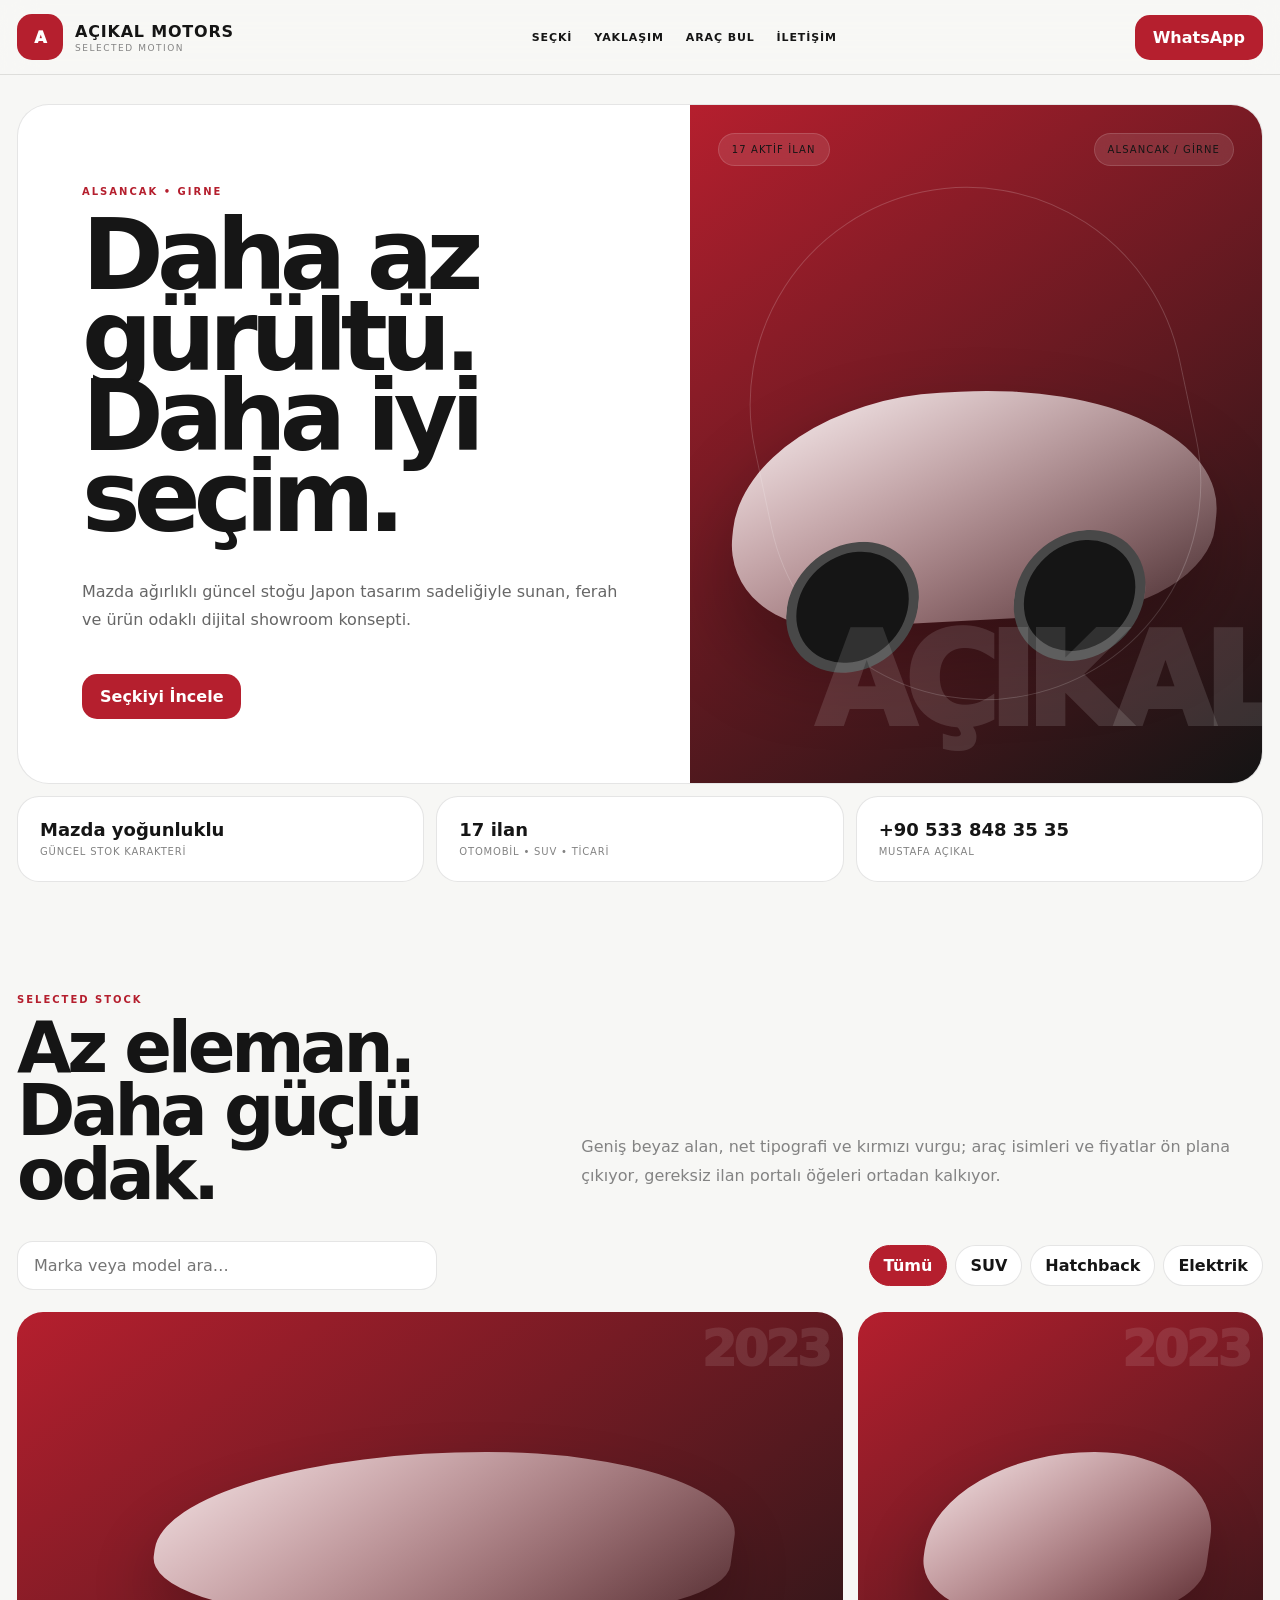
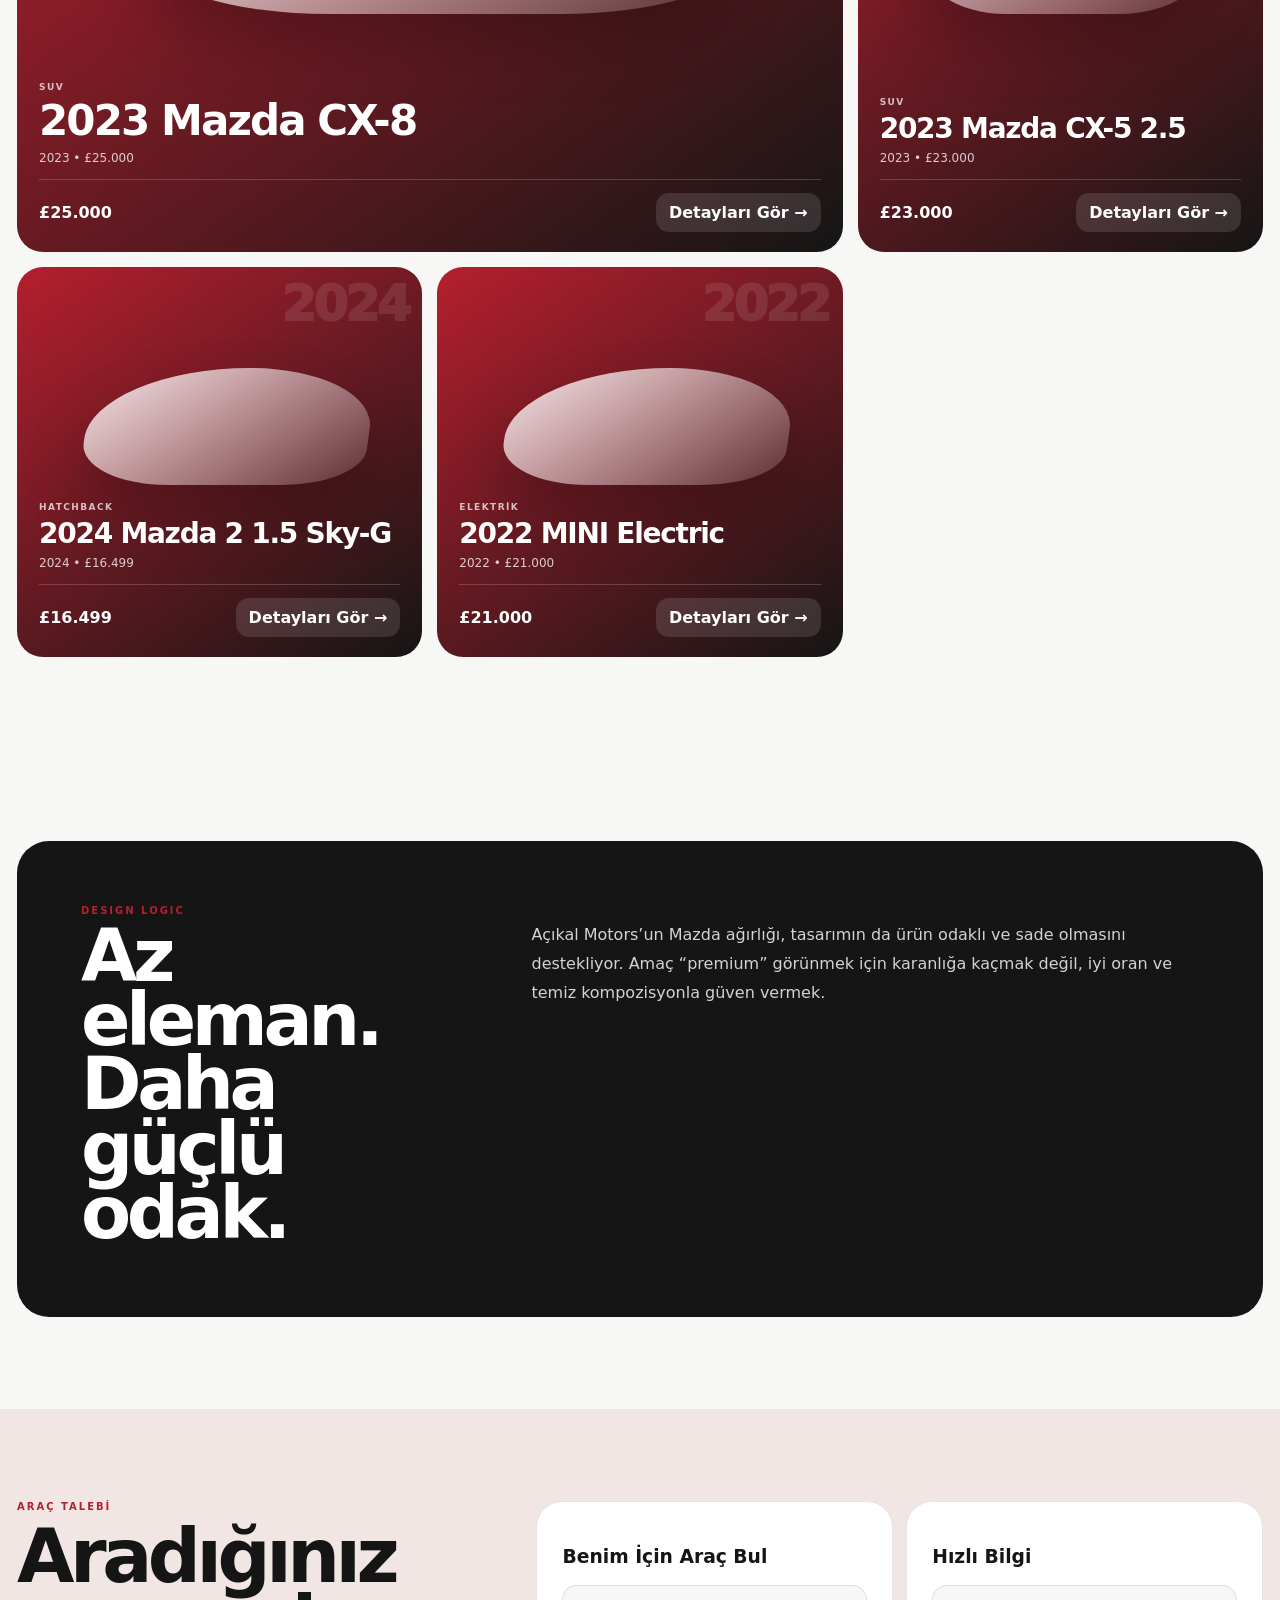
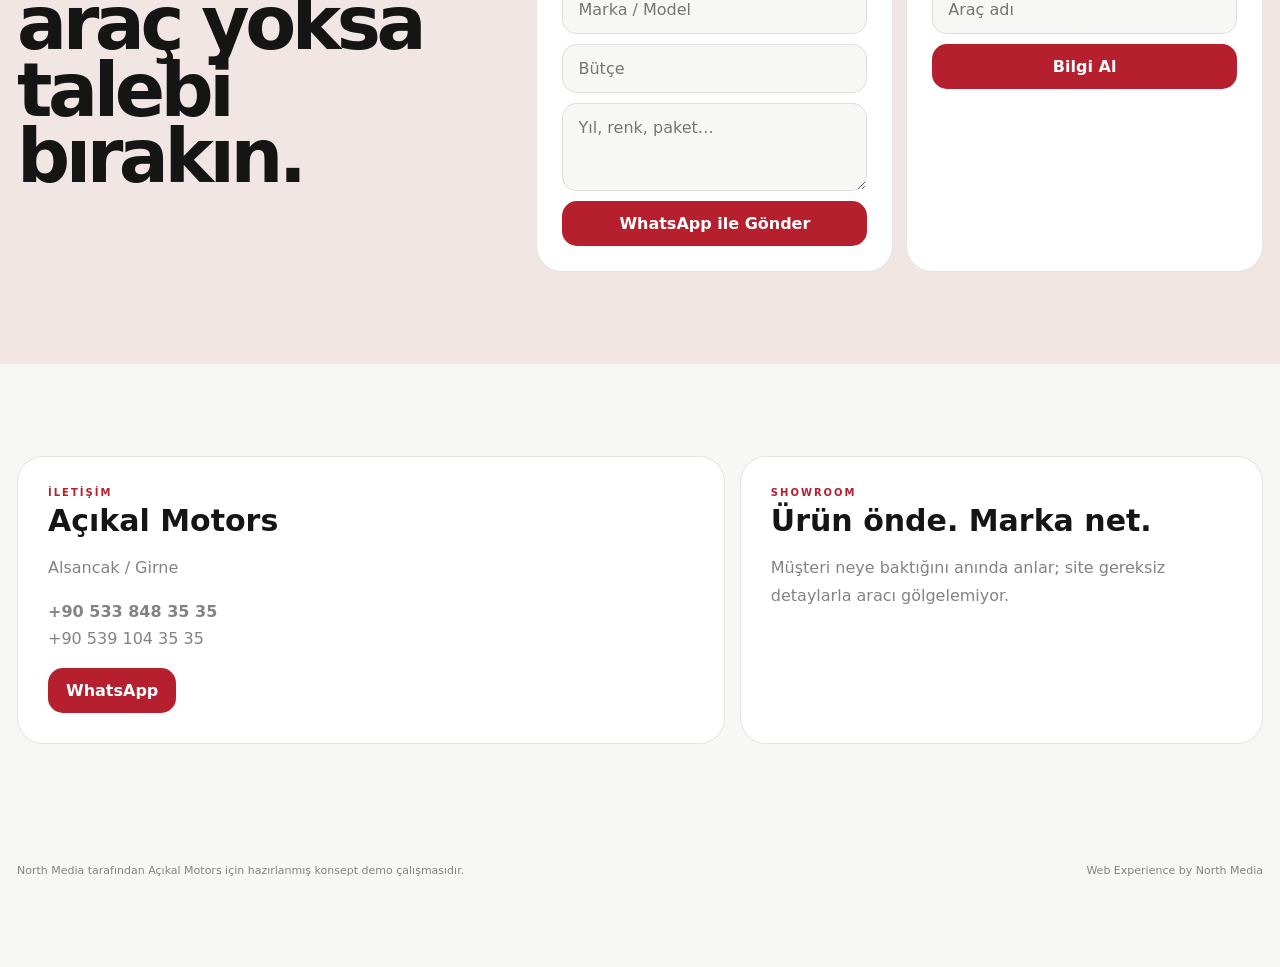
<file: acikal/index.html>
<!doctype html><html lang="tr"><head><meta charset="utf-8"><meta name="viewport" content="width=device-width,initial-scale=1,viewport-fit=cover"><title>Açıkal Motors | North Media Demo</title><meta name="description" content="Açıkal Motors için minimal Japon otomotiv tasarımından ilham alan dijital showroom demo konsepti."><link rel="stylesheet" href="../gallery-batch.css"><style>:root{--bg:#f7f7f5;--ink:#151515;--accent:#b51f2e;--panel:#ffffff;--line:rgba(21,21,21,.11);--muted:#838383;--dark:#151515}</style></head><body class="minimal"><header><div class="wrap nav"><a class="brand" href="#top"><div class="mark">A</div><div><b>AÇIKAL MOTORS</b><small>SELECTED MOTION</small></div></a><nav class="links"><a href="#stock">Seçki</a><a href="#story">Yaklaşım</a><a href="#request">Araç Bul</a><a href="#contact">İletişim</a></nav><a class="cta" href="https://wa.me/905338483535">WhatsApp</a></div></header><main id="top"><section class="hero"><div class="wrap heroShell"><div class="heroCopy"><div class="eyebrow">ALSANCAK • GIRNE</div><h1>Daha az gürültü. Daha iyi seçim.</h1><p>Mazda ağırlıklı güncel stoğu Japon tasarım sadeliğiyle sunan, ferah ve ürün odaklı dijital showroom konsepti.</p><div style="margin-top:24px"><a class="cta" href="#stock">Seçkiyi İncele</a></div></div><div class="heroVisual" data-word="AÇIKAL"><div class="heroStats"><span class="pill">17 aktif ilan</span><span class="pill">Alsancak / Girne</span></div><div class="carline"></div></div></div><div class="wrap strip"><div><b>Mazda yoğunluklu</b><span>Güncel stok karakteri</span></div><div><b>17 ilan</b><span>Otomobil • SUV • Ticari</span></div><div><b>+90 533 848 35 35</b><span>Mustafa Açıkal</span></div></div></section><section class="section" id="stock"><div class="wrap"><div class="head"><div><div class="eyebrow">SELECTED STOCK</div><h2>Az eleman. Daha güçlü odak.</h2></div><p>Geniş beyaz alan, net tipografi ve kırmızı vurgu; araç isimleri ve fiyatlar ön plana çıkıyor, gereksiz ilan portalı öğeleri ortadan kalkıyor.</p></div><div class="toolbar"><div class="search"><input id="q" placeholder="Marka veya model ara…"></div><div class="filters"><button class="on" data-f="all">Tümü</button><button data-f="SUV">SUV</button><button data-f="Hatchback">Hatchback</button><button data-f="Elektrik">Elektrik</button></div></div><div class="grid" id="cars"></div></div></section><section class="section" id="story"><div class="wrap statement"><div><div class="eyebrow">DESIGN LOGIC</div><h2>Az eleman. Daha güçlü odak.</h2></div><p>Açıkal Motors’un Mazda ağırlığı, tasarımın da ürün odaklı ve sade olmasını destekliyor. Amaç “premium” görünmek için karanlığa kaçmak değil, iyi oran ve temiz kompozisyonla güven vermek.</p></div></section><section class="section lead" id="request"><div class="wrap leadgrid"><div><div class="eyebrow">ARAÇ TALEBİ</div><h2>Aradığınız araç yoksa talebi bırakın.</h2></div><div class="forms"><div class="card"><h3>Benim İçin Araç Bul</h3><form onsubmit="galleryFindCar(event)"><input id="brand" placeholder="Marka / Model" required><input id="budget" placeholder="Bütçe"><textarea id="note" placeholder="Yıl, renk, paket…"></textarea><button class="cta">WhatsApp ile Gönder</button></form></div><div class="card"><h3>Hızlı Bilgi</h3><form onsubmit="galleryAsk(event)"><input id="askcar" placeholder="Araç adı" required><button class="cta">Bilgi Al</button></form></div></div></div></section><section class="section" id="contact"><div class="wrap contact"><div class="box"><div class="eyebrow">İLETİŞİM</div><h3>Açıkal Motors</h3><p>Alsancak / Girne</p><p><b>+90 533 848 35 35</b><br>+90 539 104 35 35</p><a class="cta" href="https://wa.me/905338483535">WhatsApp</a></div><div class="box"><div class="eyebrow">SHOWROOM</div><h3>Ürün önde. Marka net.</h3><p>Müşteri neye baktığını anında anlar; site gereksiz detaylarla aracı gölgelemiyor.</p></div></div></section></main><footer><div class="wrap footerin"><div>North Media tarafından Açıkal Motors için hazırlanmış konsept demo çalışmasıdır.</div><div>Web Experience by North Media</div></div></footer><div class="mobile"><a class="call" href="tel:+905338483535">Ara</a><a class="wa" href="https://wa.me/905338483535">WhatsApp</a></div><div class="modal" id="modal"><div class="modalbox"><button class="close" onclick="modal.classList.remove('open')">×</button><div class="modalhero"></div><div class="modalcopy"><div class="eyebrow" id="mtag"></div><h3 id="mname"></h3><p id="mmeta"></p><a id="mwa" class="cta">WhatsApp’tan Bilgi Al</a></div></div></div><script>window.galleryPhone='905338483535';window.galleryCars=[{id:'a1',name:'2023 Mazda CX-8',year:'2023',body:'SUV',price:'£25.000'},{id:'a2',name:'2023 Mazda CX-5 2.5',year:'2023',body:'SUV',price:'£23.000'},{id:'a3',name:'2024 Mazda 2 1.5 Sky-G',year:'2024',body:'Hatchback',price:'£16.499'},{id:'a4',name:'2022 MINI Electric',year:'2022',body:'Elektrik',price:'£21.000'}]</script><script src="../gallery-batch.js"></script></body></html>
</file>
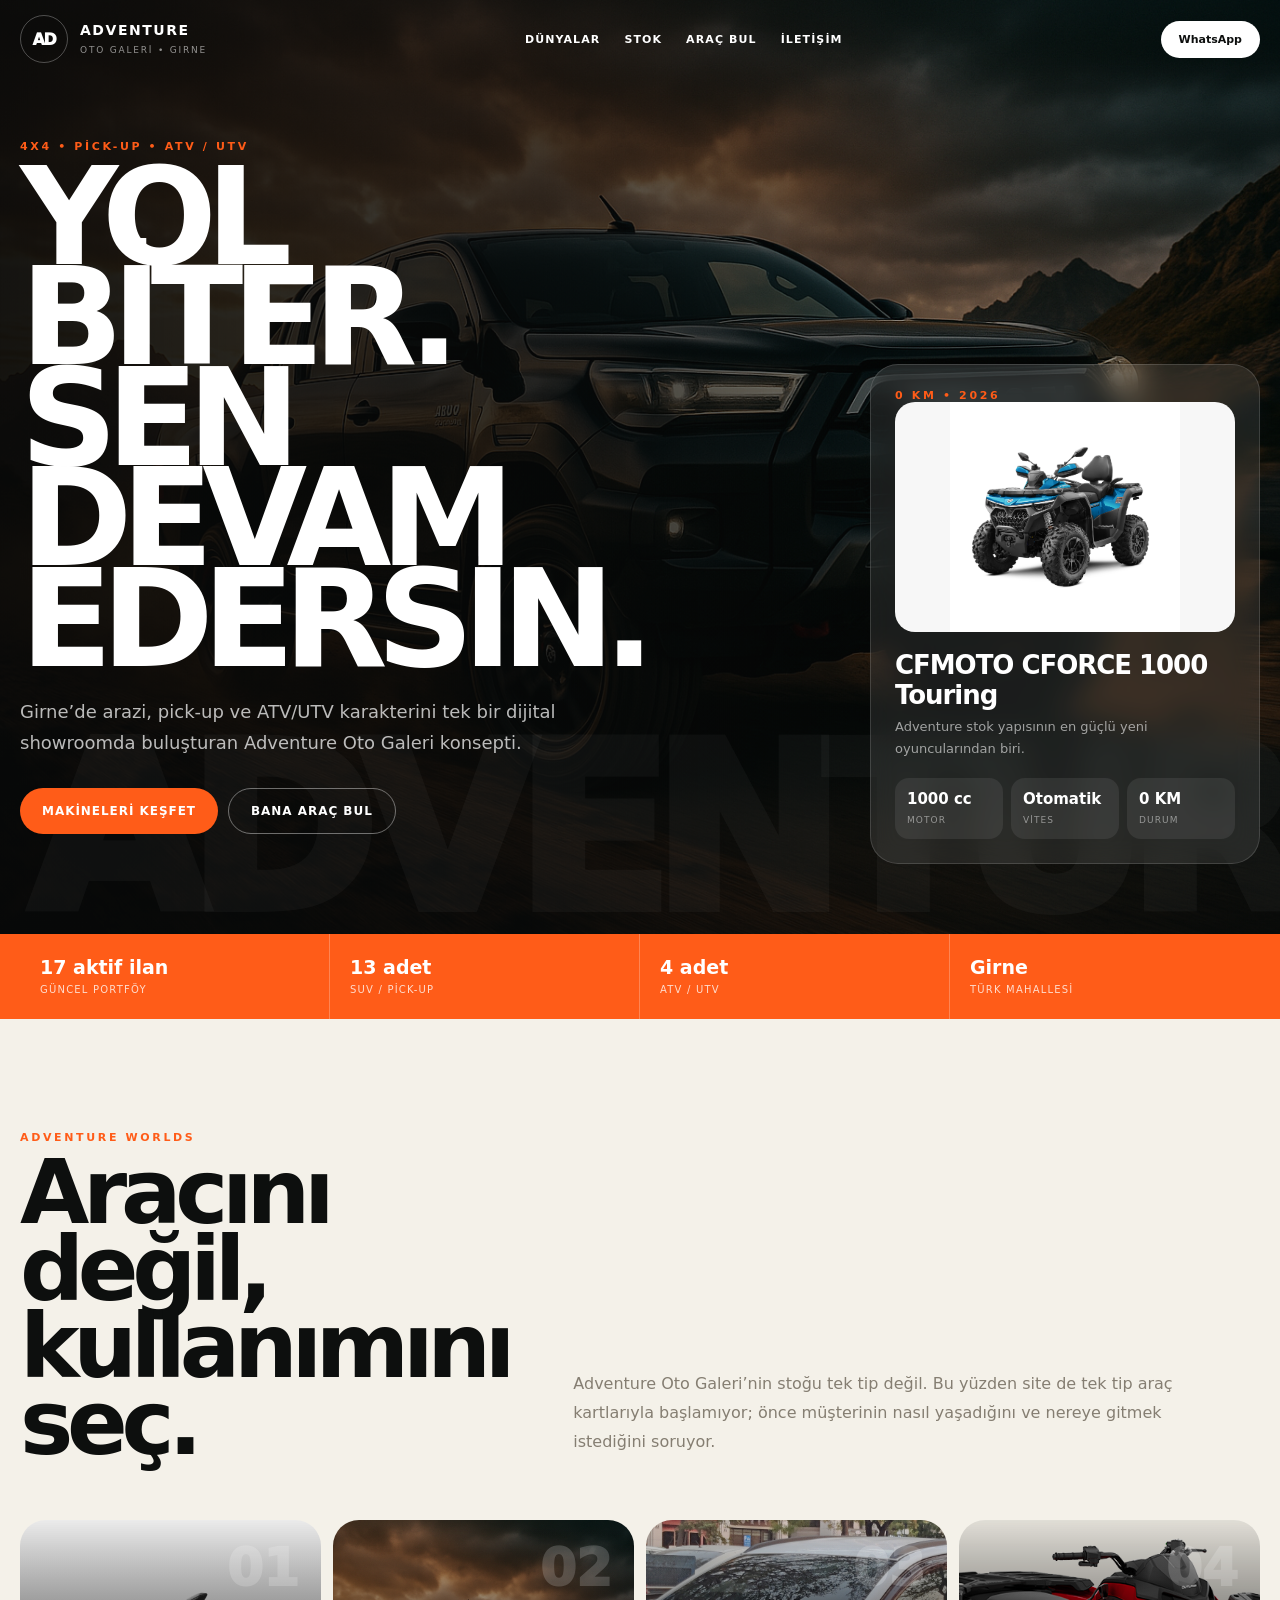
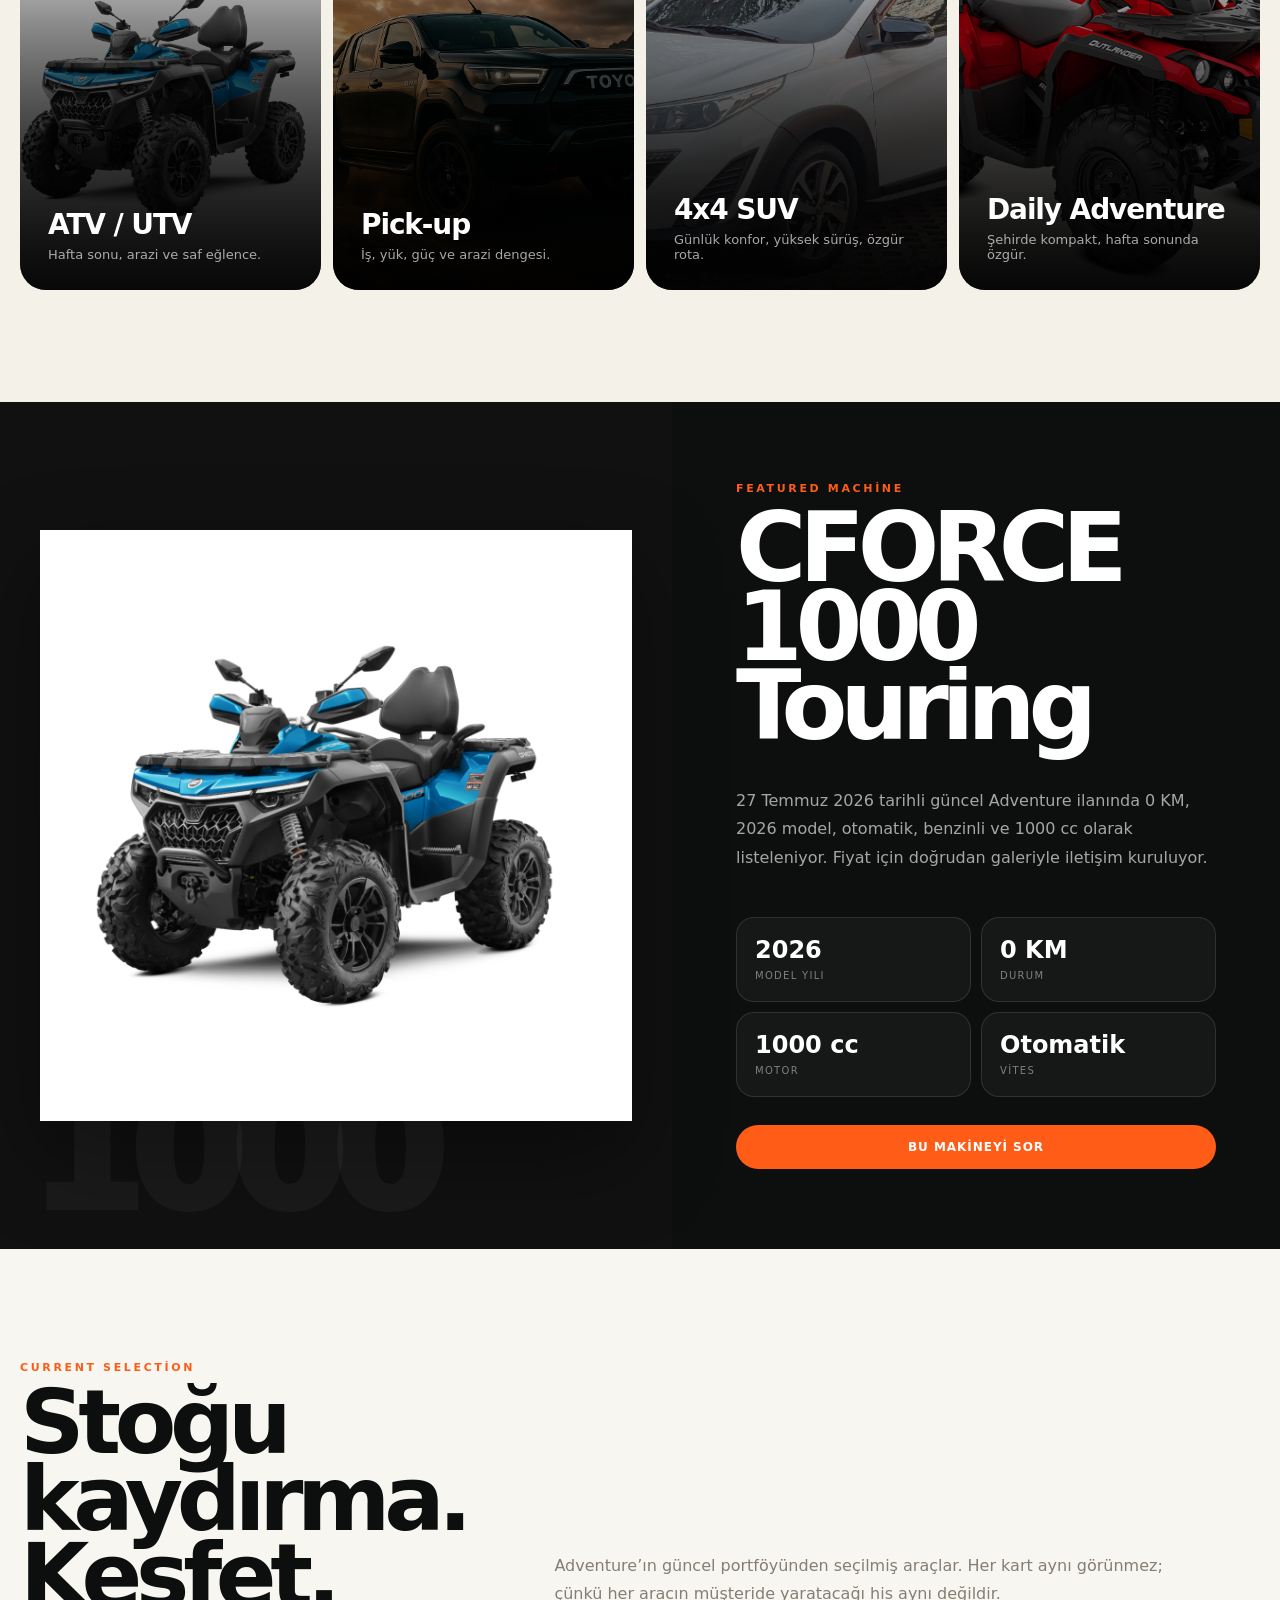
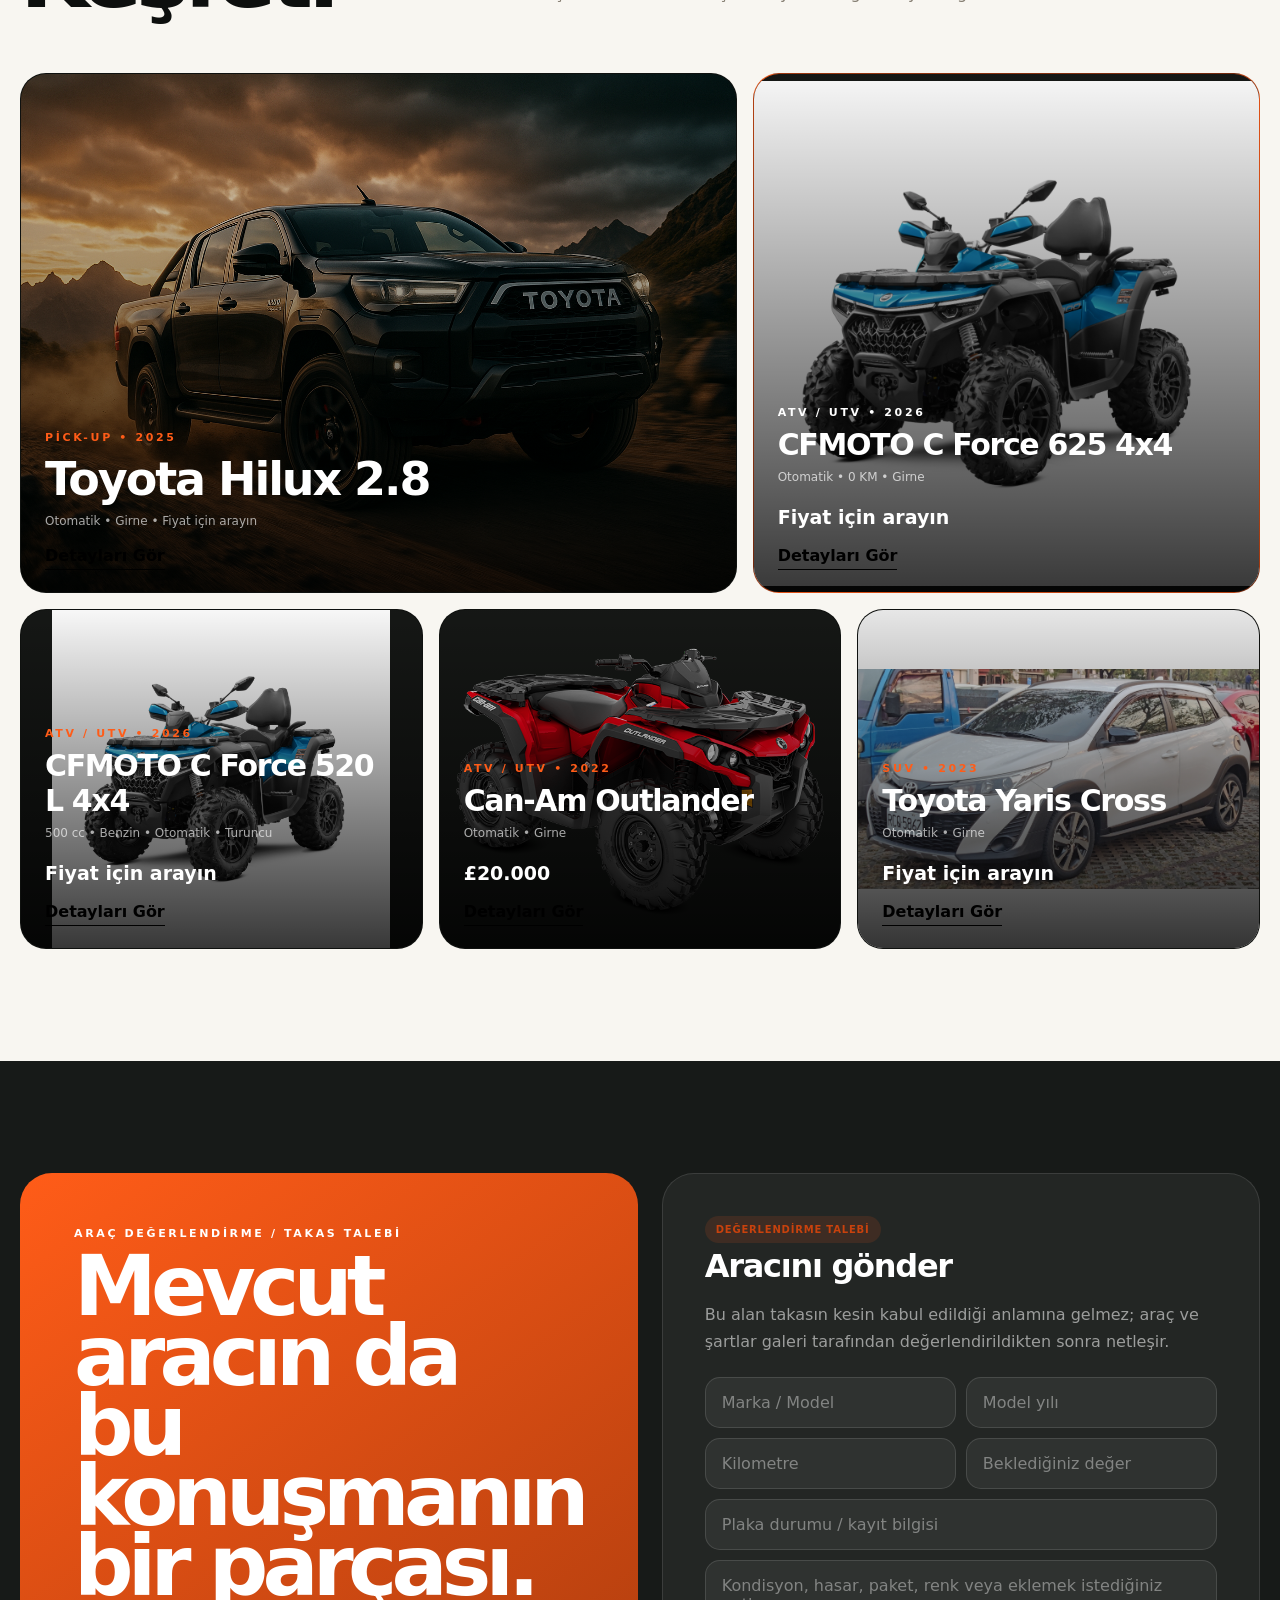
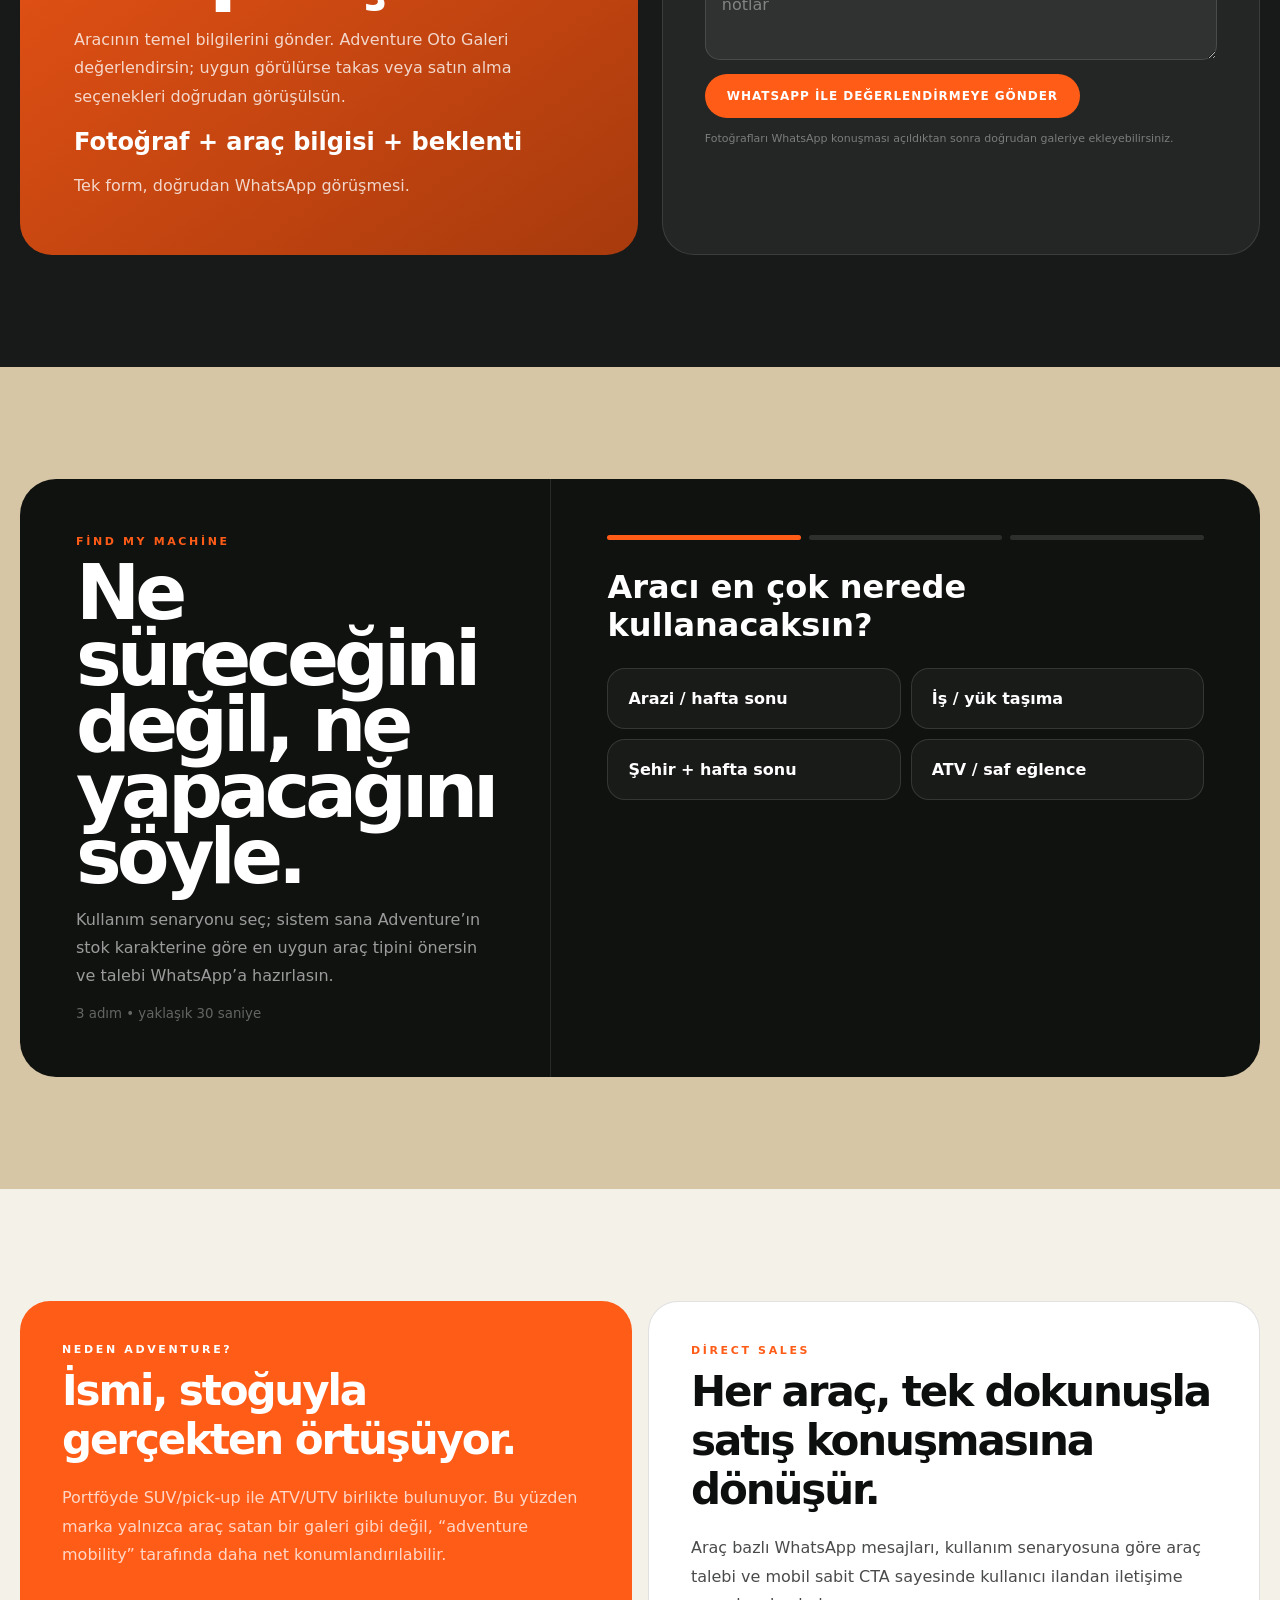
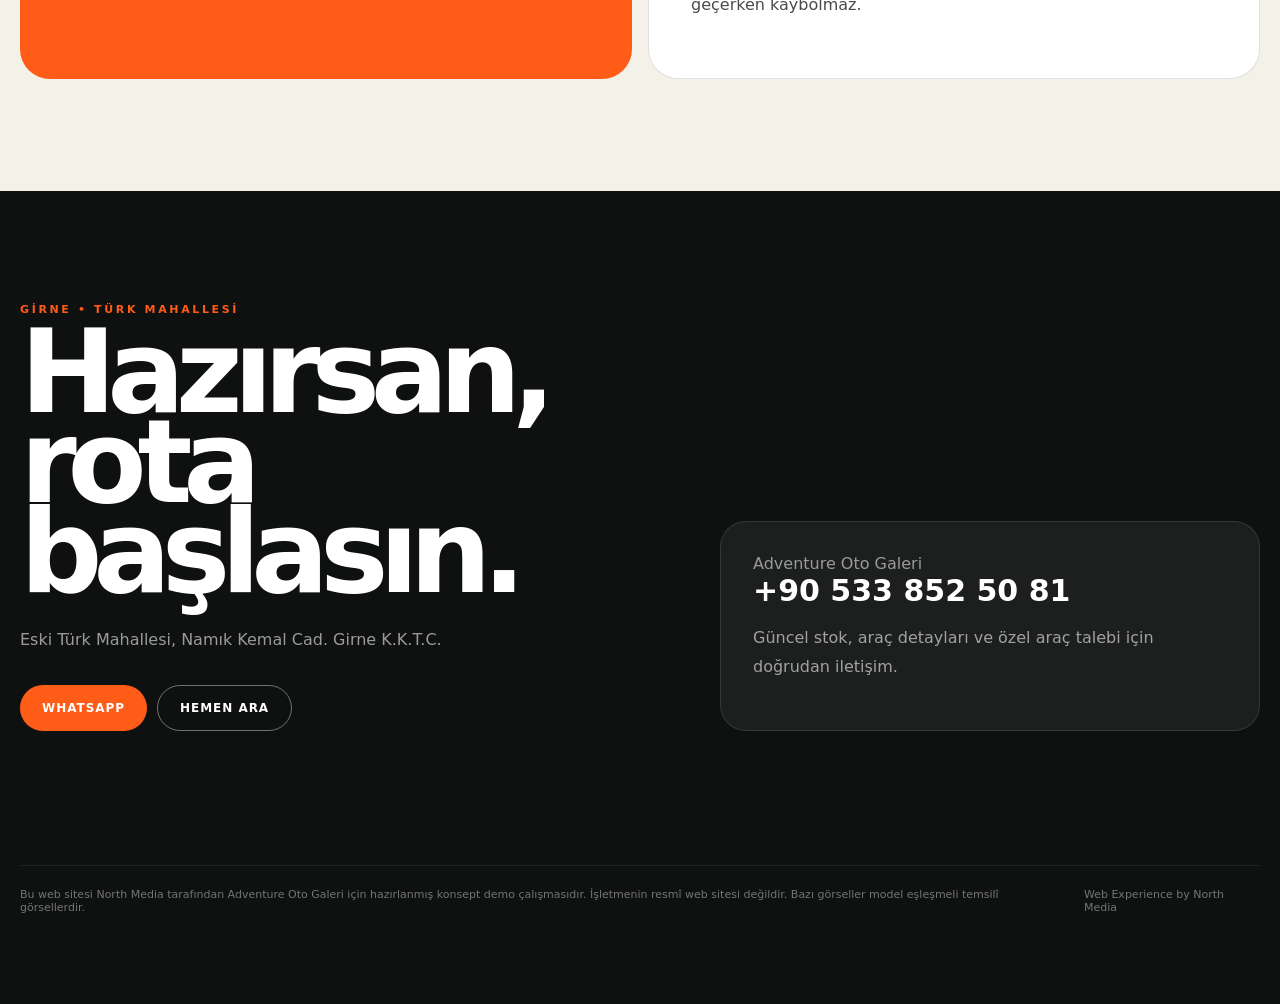
<file: adventure/index.html>
<!doctype html>
<html lang="tr">
<head>
<meta charset="utf-8" />
<meta name="viewport" content="width=device-width,initial-scale=1,viewport-fit=cover" />
<title>Adventure Oto Galeri | 4x4 • Pick-up • ATV / UTV</title>
<meta name="description" content="Adventure Oto Galeri için North Media tarafından hazırlanmış premium dijital showroom konsepti." />
<meta name="theme-color" content="#0d0f0e" />
<style>
:root{--ink:#0d0f0e;--paper:#f4f1e9;--sand:#d7c6a5;--orange:#ff5c18;--cream:#fffaf0;--muted:#857e72;--line:rgba(13,15,14,.12);--ease:cubic-bezier(.19,1,.22,1)}
*{box-sizing:border-box}html{scroll-behavior:smooth}body{margin:0;background:var(--paper);color:var(--ink);font-family:Inter,ui-sans-serif,system-ui,-apple-system,BlinkMacSystemFont,"Segoe UI",sans-serif;overflow-x:hidden}a{color:inherit;text-decoration:none}button,input,textarea{font:inherit}button{cursor:pointer}.wrap{width:min(1280px,calc(100% - 40px));margin:auto}.eyebrow{font-size:11px;letter-spacing:.24em;text-transform:uppercase;font-weight:900;color:var(--orange)}
header{position:fixed;inset:0 0 auto;z-index:70;transition:.35s var(--ease)}header.scrolled{background:rgba(13,15,14,.86);backdrop-filter:blur(18px);border-bottom:1px solid rgba(255,255,255,.08)}.nav{height:78px;display:flex;align-items:center;justify-content:space-between;color:#fff}.brand{display:flex;gap:12px;align-items:center}.brandmark{width:48px;height:48px;border:1px solid rgba(255,255,255,.28);border-radius:50%;display:grid;place-items:center;font-weight:950;letter-spacing:-.08em}.brandtext b{display:block;font-size:14px;letter-spacing:.11em}.brandtext span{font-size:9px;letter-spacing:.2em;color:rgba(255,255,255,.55)}.navlinks{display:flex;gap:24px;font-size:11px;font-weight:800;letter-spacing:.1em;text-transform:uppercase}.navcta{padding:12px 18px;border-radius:999px;background:#fff;color:var(--ink);font-size:11px;font-weight:900}
.hero{min-height:100svh;background:#0b0d0c;position:relative;color:#fff;overflow:hidden}.hero-bg{position:absolute;inset:0;background:linear-gradient(90deg,rgba(7,8,8,.92) 0%,rgba(7,8,8,.68) 43%,rgba(7,8,8,.18) 75%),linear-gradient(180deg,rgba(7,8,8,.05),rgba(7,8,8,.7)),url('assets/hilux.png') center/cover no-repeat;transform:scale(1.02)}.hero-grid{position:relative;z-index:2;min-height:100svh;display:grid;grid-template-columns:1.05fr .95fr;align-items:end;padding:140px 0 70px}.hero-copy{padding-bottom:30px}.hero h1{font-size:clamp(72px,10.6vw,168px);line-height:.74;letter-spacing:-.085em;margin:14px 0 28px;max-width:7ch;text-transform:uppercase}.hero p{font-size:18px;line-height:1.7;color:rgba(255,255,255,.72);max-width:610px}.hero-actions{display:flex;gap:10px;flex-wrap:wrap;margin-top:30px}.btn{display:inline-flex;align-items:center;justify-content:center;padding:15px 22px;border-radius:999px;font-size:12px;letter-spacing:.08em;text-transform:uppercase;font-weight:900;border:0}.btn-hot{background:var(--orange);color:#fff}.btn-line{border:1px solid rgba(255,255,255,.4);color:#fff;background:transparent}.hero-side{display:flex;justify-content:flex-end;align-items:flex-end}.machine-card{width:min(390px,100%);background:rgba(255,255,255,.09);border:1px solid rgba(255,255,255,.14);backdrop-filter:blur(14px);border-radius:28px;padding:24px}.machine-card .mini{height:230px;border-radius:20px;background:#f7f7f7 url('assets/cforce1000.png') center/contain no-repeat}.machine-card h3{font-size:26px;letter-spacing:-.04em;margin:18px 0 6px}.machine-card p{font-size:13px;margin:0;color:rgba(255,255,255,.58)}.machine-stats{display:grid;grid-template-columns:repeat(3,1fr);gap:8px;margin-top:18px}.machine-stats div{padding:12px;border-radius:14px;background:rgba(255,255,255,.08)}.machine-stats b{display:block;font-size:15px}.machine-stats span{font-size:9px;color:rgba(255,255,255,.48);text-transform:uppercase;letter-spacing:.12em}.hero-word{position:absolute;left:2vw;bottom:-2.5vw;font-size:18vw;font-weight:950;letter-spacing:-.09em;color:rgba(255,255,255,.035);white-space:nowrap;pointer-events:none}
.trust{background:var(--orange);color:#fff}.trust .wrap{display:grid;grid-template-columns:repeat(4,1fr)}.trustitem{padding:22px 20px;border-right:1px solid rgba(255,255,255,.25)}.trustitem:last-child{border:0}.trustitem b{display:block;font-size:19px}.trustitem span{font-size:10px;letter-spacing:.12em;text-transform:uppercase;color:rgba(255,255,255,.78)}
.section{padding:112px 0}.section-head{display:grid;grid-template-columns:.8fr 1.2fr;gap:64px;align-items:end;margin-bottom:48px}.section-head h2{font-size:clamp(52px,7vw,96px);line-height:.86;letter-spacing:-.07em;margin:10px 0}.section-head p{color:var(--muted);line-height:1.8;max-width:620px}
.worlds{display:grid;grid-template-columns:repeat(4,1fr);gap:12px}.world{min-height:370px;border-radius:26px;position:relative;overflow:hidden;padding:28px;display:flex;flex-direction:column;justify-content:flex-end;color:#fff;background:#111}.world:before{content:"";position:absolute;inset:0;background:linear-gradient(180deg,transparent,rgba(0,0,0,.84));z-index:1}.world>*{position:relative;z-index:2}.world .num{position:absolute;top:18px;right:22px;font-size:52px;font-weight:950;color:rgba(255,255,255,.18)}.world h3{font-size:28px;letter-spacing:-.04em;margin:0 0 6px}.world p{margin:0;color:rgba(255,255,255,.65);font-size:13px}.world:nth-child(1){background:linear-gradient(180deg,rgba(0,0,0,.08),rgba(0,0,0,.82)),url('assets/cforce1000.png') center/cover no-repeat}.world:nth-child(2){background:linear-gradient(180deg,rgba(0,0,0,.08),rgba(0,0,0,.82)),url('assets/hilux.png') center/cover no-repeat}.world:nth-child(3){background:linear-gradient(180deg,rgba(0,0,0,.08),rgba(0,0,0,.82)),url('assets/yaris-cross.jpg') center/cover no-repeat}.world:nth-child(4){background:linear-gradient(180deg,rgba(0,0,0,.08),rgba(0,0,0,.82)),url('assets/outlander.png') center/cover no-repeat}
.feature{background:var(--ink);color:#fff;overflow:hidden}.feature-grid{display:grid;grid-template-columns:1.05fr .95fr;min-height:760px}.feature-visual{position:relative;display:grid;place-items:center;background:radial-gradient(circle at 45% 45%,rgba(255,92,24,.18),transparent 45%),#111}.feature-visual img{width:88%;object-fit:contain;filter:drop-shadow(0 35px 45px rgba(0,0,0,.4))}.feature-big{position:absolute;left:4%;bottom:0;font-size:13vw;font-weight:950;letter-spacing:-.09em;color:rgba(255,255,255,.04)}.feature-copy{padding:80px 64px;display:flex;flex-direction:column;justify-content:center}.feature-copy h2{font-size:clamp(60px,7.5vw,110px);line-height:.82;letter-spacing:-.075em;margin:14px 0 25px}.feature-copy p{color:rgba(255,255,255,.63);line-height:1.8;max-width:560px}.specs{display:grid;grid-template-columns:repeat(2,1fr);gap:10px;margin:28px 0}.spec{padding:18px;border-radius:18px;border:1px solid rgba(255,255,255,.11);background:rgba(255,255,255,.04)}.spec b{display:block;font-size:24px}.spec span{font-size:10px;letter-spacing:.13em;text-transform:uppercase;color:rgba(255,255,255,.45)}
.inventory{background:#f8f6f1}.inventory-grid{display:grid;grid-template-columns:repeat(12,1fr);gap:16px}.inv{border-radius:26px;overflow:hidden;background:#fff;border:1px solid var(--line);min-height:340px;position:relative}.inv.big{grid-column:span 7;min-height:520px}.inv.tall{grid-column:span 5;min-height:520px}.inv.small{grid-column:span 4}.inv.media{color:#fff;background:#101210}.inv.media:before{content:"";position:absolute;inset:0;background:linear-gradient(180deg,rgba(0,0,0,.03),rgba(0,0,0,.78));z-index:1}.inv-media{position:absolute;inset:0;background-size:cover;background-position:center}.inv-copy{position:absolute;z-index:2;left:24px;right:24px;bottom:22px}.inv:not(.media) .inv-copy{position:relative;left:auto;right:auto;bottom:auto;padding:28px}.inv h3{font-size:30px;letter-spacing:-.045em;margin:8px 0}.inv.big h3{font-size:46px}.inv .meta{font-size:12px;color:var(--muted)}.inv.media .meta{color:rgba(255,255,255,.65)}.inv .price{margin-top:22px;font-size:19px;font-weight:900}.inv-btn{margin-top:18px;border:0;border-bottom:1px solid currentColor;background:none;padding:0 0 4px;font-weight:900}.inv.tall{background:linear-gradient(145deg,#ff5c18,#7f2c0e);color:#fff}.inv.tall .meta{color:rgba(255,255,255,.7)}
.finder{background:var(--sand)}.finder-shell{background:#101210;color:#fff;border-radius:36px;overflow:hidden;display:grid;grid-template-columns:.7fr 1.3fr}.finder-intro{padding:56px;border-right:1px solid rgba(255,255,255,.1);display:flex;flex-direction:column;justify-content:space-between}.finder-intro h2{font-size:clamp(52px,6vw,86px);line-height:.86;letter-spacing:-.065em;margin:12px 0}.finder-intro p{color:rgba(255,255,255,.58);line-height:1.75}.finder-steps{padding:56px}.steps{display:flex;gap:8px;margin-bottom:28px}.stepdot{height:5px;flex:1;border-radius:99px;background:rgba(255,255,255,.12)}.stepdot.on{background:var(--orange)}.question h3{font-size:32px;margin:0 0 24px}.choices{display:grid;grid-template-columns:repeat(2,1fr);gap:10px}.choice{padding:20px;border:1px solid rgba(255,255,255,.12);background:rgba(255,255,255,.04);border-radius:18px;color:#fff;text-align:left;font-weight:900}.choice:hover,.choice.on{background:var(--orange);border-color:var(--orange)}.question input,.question textarea{width:100%;padding:16px 18px;border-radius:16px;border:1px solid rgba(255,255,255,.12);background:rgba(255,255,255,.05);color:#fff;margin-bottom:10px}.result{padding:26px;border-radius:22px;background:rgba(255,255,255,.06);margin-top:20px}.result b{font-size:24px}.result p{color:rgba(255,255,255,.58);line-height:1.6}
.why{display:grid;grid-template-columns:1fr 1fr;gap:16px}.why .panel{border-radius:30px;padding:42px;min-height:350px}.why .panel:first-child{background:var(--orange);color:#fff}.why .panel:last-child{background:#fff;border:1px solid var(--line)}.why h3{font-size:42px;letter-spacing:-.05em;margin:10px 0 20px}.why p{line-height:1.8;color:inherit;opacity:.75}.contact{background:#0f1110;color:#fff;position:relative;overflow:hidden}.contact .wrap{display:grid;grid-template-columns:1.1fr .9fr;gap:40px;align-items:end}.contact h2{font-size:clamp(64px,9vw,135px);line-height:.78;letter-spacing:-.08em;margin:12px 0 28px}.contact p{color:rgba(255,255,255,.58);line-height:1.8}.contact-card{padding:32px;border-radius:26px;background:rgba(255,255,255,.06);border:1px solid rgba(255,255,255,.11)}.contact-card b{display:block;font-size:30px}.contact-card span{color:rgba(255,255,255,.55)}
footer{background:#0f1110;color:rgba(255,255,255,.42);font-size:11px;padding:22px 0 90px}.footerin{display:flex;justify-content:space-between;gap:20px;border-top:1px solid rgba(255,255,255,.08);padding-top:22px}.mobilebar{display:none}.modal{position:fixed;inset:0;z-index:100;background:rgba(0,0,0,.72);backdrop-filter:blur(12px);display:none;align-items:center;justify-content:center;padding:20px}.modal.open{display:flex}.modalbox{width:min(960px,100%);background:var(--cream);border-radius:30px;overflow:hidden;display:grid;grid-template-columns:1fr 1fr;position:relative}.modalvisual{min-height:480px;background:linear-gradient(145deg,#ff5c18,#121413);display:grid;place-items:center;color:#fff;font-size:90px;font-weight:950}.modalcopy{padding:38px}.modalcopy h3{font-size:42px;letter-spacing:-.05em;margin:8px 0}.modalcopy p{color:var(--muted);line-height:1.7}.close{position:absolute;right:14px;top:14px;width:44px;height:44px;border-radius:50%;border:0;background:#fff}.reveal{opacity:0;transform:translateY(24px);transition:.8s var(--ease)}.reveal.in{opacity:1;transform:none}
@media(max-width:980px){.navlinks{display:none}.hero-grid,.feature-grid,.finder-shell,.contact .wrap,.section-head{grid-template-columns:1fr}.hero-side{justify-content:flex-start}.machine-card{margin-top:20px}.trust .wrap{grid-template-columns:1fr 1fr}.worlds{grid-template-columns:1fr 1fr}.feature-copy{padding:56px 28px}.feature-visual{min-height:520px}.inventory-grid{grid-template-columns:1fr 1fr}.inv.big,.inv.tall,.inv.small{grid-column:auto}.finder-intro{border-right:0;border-bottom:1px solid rgba(255,255,255,.1)}.why{grid-template-columns:1fr}}
@media(max-width:680px){.wrap{width:min(100% - 22px,1280px)}.nav{height:68px}.brandtext span{display:none}.hero-grid{padding:110px 0 38px}.hero h1{font-size:72px}.hero p{font-size:15px}.machine-card{width:100%}.machine-card .mini{height:190px}.trust .wrap{grid-template-columns:1fr 1fr}.trustitem{padding:16px 10px}.trustitem b{font-size:15px}.section{padding:76px 0}.section-head{gap:16px}.section-head h2{font-size:54px}.worlds{grid-template-columns:1fr}.world{min-height:260px}.feature-grid{display:flex;flex-direction:column}.feature-visual{min-height:400px}.feature-copy h2{font-size:60px}.inventory-grid{display:block}.inv{margin-bottom:12px}.inv.big,.inv.tall,.inv.small{min-height:380px}.inv.big h3{font-size:32px}.finder-shell{border-radius:26px}.finder-intro,.finder-steps{padding:30px 22px}.choices{grid-template-columns:1fr}.why .panel{padding:30px 24px}.contact h2{font-size:68px}.modal{align-items:flex-end;padding:6px}.modalbox{grid-template-columns:1fr;max-height:94vh;overflow:auto}.modalvisual{min-height:250px}.mobilebar{display:flex;position:fixed;left:8px;right:8px;bottom:8px;z-index:90;padding:7px;gap:7px;border-radius:18px;background:rgba(13,15,14,.9);backdrop-filter:blur(14px)}.mobilebar a{flex:1;padding:12px;text-align:center;border-radius:13px;font-weight:900}.mobilebar a:first-child{background:#fff;color:#111}.mobilebar a:last-child{background:var(--orange);color:#fff}.footerin{flex-direction:column}}

.tradein{background:#171a18;color:#fff;overflow:hidden}.tradein-grid{display:grid;grid-template-columns:.85fr 1.15fr;gap:24px;align-items:stretch}.tradein-copy{padding:54px;border-radius:32px;background:linear-gradient(145deg,#ff5c18,#a73a0d);display:flex;flex-direction:column;justify-content:space-between}.tradein-copy h2{font-size:clamp(52px,6.5vw,92px);line-height:.84;letter-spacing:-.07em;margin:12px 0 24px}.tradein-copy p{color:rgba(255,255,255,.78);line-height:1.8}.tradein-form{padding:42px;border:1px solid rgba(255,255,255,.11);border-radius:32px;background:rgba(255,255,255,.055)}.tradein-form h3{font-size:32px;margin:0 0 8px;letter-spacing:-.04em}.tradein-form>p{color:rgba(255,255,255,.55);line-height:1.7;margin-bottom:22px}.trade-fields{display:grid;grid-template-columns:1fr 1fr;gap:10px}.trade-fields .full{grid-column:1/-1}.tradein-form input,.tradein-form textarea{width:100%;padding:15px 16px;border:1px solid rgba(255,255,255,.12);border-radius:15px;background:rgba(255,255,255,.06);color:#fff;outline:none}.tradein-form input::placeholder,.tradein-form textarea::placeholder{color:rgba(255,255,255,.4)}.tradein-form textarea{min-height:100px;resize:vertical}.trade-note{font-size:11px;color:rgba(255,255,255,.4);margin-top:14px}.detailgrid{display:grid;grid-template-columns:1fr 1fr;gap:8px;margin:22px 0}.detailitem{padding:13px 14px;border-radius:14px;background:#ebe6da}.detailitem span{display:block;font-size:9px;letter-spacing:.12em;text-transform:uppercase;color:#7c756b;margin-bottom:3px}.detailitem b{font-size:14px}.listing-note{padding:14px 16px;border-left:3px solid var(--orange);background:#f2ede3;color:#6f685f;font-size:12px;line-height:1.65;margin:18px 0}.modalcopy{max-height:80vh;overflow:auto}.trade-chip{display:inline-flex;align-items:center;gap:7px;padding:8px 11px;border-radius:999px;background:rgba(255,92,24,.12);color:#c8420d;font-size:10px;font-weight:900;letter-spacing:.08em;text-transform:uppercase;margin-bottom:4px}@media(max-width:980px){.tradein-grid{grid-template-columns:1fr}}@media(max-width:680px){.tradein-copy,.tradein-form{padding:28px 20px}.trade-fields{grid-template-columns:1fr}.trade-fields .full{grid-column:auto}.detailgrid{grid-template-columns:1fr}.modalvisual img{min-height:300px}.modalcopy{max-height:none}}
</style>
</head>
<body>
<header id="header"><div class="wrap nav"><a class="brand" href="#top"><div class="brandmark">AD</div><div class="brandtext"><b>ADVENTURE</b><span>OTO GALERİ • GIRNE</span></div></a><nav class="navlinks"><a href="#worlds">Dünyalar</a><a href="#stock">Stok</a><a href="#finder">Araç Bul</a><a href="#contact">İletişim</a></nav><a class="navcta" href="https://wa.me/905338525081" target="_blank">WhatsApp</a></div></header>
<main id="top">
<section class="hero"><div class="hero-bg"></div><div class="hero-word">ADVENTURE</div><div class="wrap hero-grid"><div class="hero-copy reveal"><div class="eyebrow">4x4 • Pick-up • ATV / UTV</div><h1>Yol biter. Sen devam edersin.</h1><p>Girne’de arazi, pick-up ve ATV/UTV karakterini tek bir dijital showroomda buluşturan Adventure Oto Galeri konsepti.</p><div class="hero-actions"><a class="btn btn-hot" href="#stock">Makineleri Keşfet</a><a class="btn btn-line" href="#finder">Bana Araç Bul</a></div></div><div class="hero-side reveal"><div class="machine-card"><div class="eyebrow">0 KM • 2026</div><div class="mini"></div><h3>CFMOTO CFORCE 1000 Touring</h3><p>Adventure stok yapısının en güçlü yeni oyuncularından biri.</p><div class="machine-stats"><div><b>1000 cc</b><span>Motor</span></div><div><b>Otomatik</b><span>Vites</span></div><div><b>0 KM</b><span>Durum</span></div></div></div></div></div></section>
<section class="trust"><div class="wrap"><div class="trustitem"><b>17 aktif ilan</b><span>Güncel portföy</span></div><div class="trustitem"><b>13 adet</b><span>SUV / Pick-up</span></div><div class="trustitem"><b>4 adet</b><span>ATV / UTV</span></div><div class="trustitem"><b>Girne</b><span>Türk Mahallesi</span></div></div></section>
<section class="section" id="worlds"><div class="wrap"><div class="section-head reveal"><div><div class="eyebrow">Adventure Worlds</div><h2>Aracını değil, kullanımını seç.</h2></div><p>Adventure Oto Galeri’nin stoğu tek tip değil. Bu yüzden site de tek tip araç kartlarıyla başlamıyor; önce müşterinin nasıl yaşadığını ve nereye gitmek istediğini soruyor.</p></div><div class="worlds"><article class="world reveal"><span class="num">01</span><h3>ATV / UTV</h3><p>Hafta sonu, arazi ve saf eğlence.</p></article><article class="world reveal"><span class="num">02</span><h3>Pick-up</h3><p>İş, yük, güç ve arazi dengesi.</p></article><article class="world reveal"><span class="num">03</span><h3>4x4 SUV</h3><p>Günlük konfor, yüksek sürüş, özgür rota.</p></article><article class="world reveal"><span class="num">04</span><h3>Daily Adventure</h3><p>Şehirde kompakt, hafta sonunda özgür.</p></article></div></div></section>
<section class="feature"><div class="feature-grid"><div class="feature-visual reveal"><img src="assets/cforce1000.png" alt="CFMOTO CFORCE 1000 Touring"><div class="feature-big">1000</div></div><div class="feature-copy reveal"><div class="eyebrow">Featured Machine</div><h2>CFORCE 1000 Touring</h2><p>27 Temmuz 2026 tarihli güncel Adventure ilanında 0 KM, 2026 model, otomatik, benzinli ve 1000 cc olarak listeleniyor. Fiyat için doğrudan galeriyle iletişim kuruluyor.</p><div class="specs"><div class="spec"><b>2026</b><span>Model yılı</span></div><div class="spec"><b>0 KM</b><span>Durum</span></div><div class="spec"><b>1000 cc</b><span>Motor</span></div><div class="spec"><b>Otomatik</b><span>Vites</span></div></div><a class="btn btn-hot" href="https://wa.me/905338525081?text=Merhaba%2C%202026%20CFMOTO%20CFORCE%201000%20Touring%20hakk%C4%B1nda%20bilgi%20almak%20istiyorum." target="_blank">Bu Makineyi Sor</a></div></div></section>
<section class="section inventory" id="stock"><div class="wrap"><div class="section-head reveal"><div><div class="eyebrow">Current Selection</div><h2>Stoğu kaydırma. Keşfet.</h2></div><p>Adventure’ın güncel portföyünden seçilmiş araçlar. Her kart aynı görünmez; çünkü her aracın müşteride yaratacağı his aynı değildir.</p></div><div class="inventory-grid">
<article class="inv big media reveal"><div class="inv-media" style="background-image:url('assets/hilux.png')"></div><div class="inv-copy"><div class="eyebrow">Pick-up • 2025</div><h3>Toyota Hilux 2.8</h3><div class="meta">Otomatik • Girne • Fiyat için arayın</div><button class="inv-btn" onclick="openVehicle('Toyota Hilux 2.8','2025 • Otomatik • Pick-up','Fiyat için arayın')">Detayları Gör</button></div></article>
<article class="inv tall media reveal"><div class="inv-media" style="background-image:url('assets/cforce625.png');background-size:contain;background-repeat:no-repeat;background-color:#161816"></div><div class="inv-copy"><div class="eyebrow" style="color:#fff">ATV / UTV • 2026</div><h3>CFMOTO C Force 625 4x4</h3><div class="meta">Otomatik • 0 KM • Girne</div><div class="price">Fiyat için arayın</div><button class="inv-btn" onclick="openVehicle('CFMOTO C Force 625 4x4','2026 • Otomatik • 0 KM','Fiyat için arayın')">Detayları Gör</button></div></article>
<article class="inv small media reveal"><div class="inv-media" style="background-image:url('assets/cforce520.png');background-size:contain;background-repeat:no-repeat;background-color:#161816"></div><div class="inv-copy"><div class="eyebrow">ATV / UTV • 2026</div><h3>CFMOTO C Force 520 L 4x4</h3><div class="meta">500 cc • Benzin • Otomatik • Turuncu</div><div class="price">Fiyat için arayın</div><button class="inv-btn" onclick="openVehicle('CFMOTO C Force 520 L 4x4','2026 • 500 cc • 0 KM','Fiyat için arayın')">Detayları Gör</button></div></article>
<article class="inv small media reveal"><div class="inv-media" style="background-image:url('assets/outlander.png');background-size:contain;background-repeat:no-repeat;background-color:#161816"></div><div class="inv-copy"><div class="eyebrow">ATV / UTV • 2022</div><h3>Can-Am Outlander</h3><div class="meta">Otomatik • Girne</div><div class="price">£20.000</div><button class="inv-btn" onclick="openVehicle('Can-Am Outlander','2022 • ATV / UTV • Otomatik','£20.000')">Detayları Gör</button></div></article>
<article class="inv small media reveal"><div class="inv-media" style="background-image:url('assets/yaris-cross.jpg');background-size:contain;background-repeat:no-repeat;background-color:#eee"></div><div class="inv-copy"><div class="eyebrow">SUV • 2023</div><h3>Toyota Yaris Cross</h3><div class="meta">Otomatik • Girne</div><div class="price">Fiyat için arayın</div><button class="inv-btn" onclick="openVehicle('Toyota Yaris Cross','2023 • SUV • Otomatik','Fiyat için arayın')">Detayları Gör</button></div></article>
</div></div></section>

<section class="section tradein" id="tradein"><div class="wrap tradein-grid"><div class="tradein-copy reveal"><div><div class="eyebrow" style="color:#fff">Araç Değerlendirme / Takas Talebi</div><h2>Mevcut aracın da bu konuşmanın bir parçası.</h2><p>Aracının temel bilgilerini gönder. Adventure Oto Galeri değerlendirsin; uygun görülürse takas veya satın alma seçenekleri doğrudan görüşülsün.</p></div><div><b style="font-size:24px">Fotoğraf + araç bilgisi + beklenti</b><p style="margin-bottom:0">Tek form, doğrudan WhatsApp görüşmesi.</p></div></div><div class="tradein-form reveal"><div class="trade-chip">Değerlendirme Talebi</div><h3>Aracını gönder</h3><p>Bu alan takasın kesin kabul edildiği anlamına gelmez; araç ve şartlar galeri tarafından değerlendirildikten sonra netleşir.</p><form onsubmit="sendTrade(event)"><div class="trade-fields"><input id="tradeBrand" placeholder="Marka / Model" required><input id="tradeYear" placeholder="Model yılı" required><input id="tradeKm" placeholder="Kilometre"><input id="tradeExpect" placeholder="Beklediğiniz değer"><input class="full" id="tradePlate" placeholder="Plaka durumu / kayıt bilgisi"><textarea class="full" id="tradeNote" placeholder="Kondisyon, hasar, paket, renk veya eklemek istediğiniz notlar"></textarea></div><button class="btn btn-hot" style="margin-top:14px" type="submit">WhatsApp ile Değerlendirmeye Gönder</button><div class="trade-note">Fotoğrafları WhatsApp konuşması açıldıktan sonra doğrudan galeriye ekleyebilirsiniz.</div></form></div></div></section>
<section class="section finder" id="finder"><div class="wrap finder-shell reveal"><div class="finder-intro"><div><div class="eyebrow">Find My Machine</div><h2>Ne süreceğini değil, ne yapacağını söyle.</h2><p>Kullanım senaryonu seç; sistem sana Adventure’ın stok karakterine göre en uygun araç tipini önersin ve talebi WhatsApp’a hazırlasın.</p></div><small style="color:rgba(255,255,255,.35)">3 adım • yaklaşık 30 saniye</small></div><div class="finder-steps"><div class="steps"><span class="stepdot on"></span><span class="stepdot"></span><span class="stepdot"></span></div><div class="question" id="step1"><h3>Aracı en çok nerede kullanacaksın?</h3><div class="choices"><button class="choice" onclick="chooseUse('Arazi / hafta sonu')">Arazi / hafta sonu</button><button class="choice" onclick="chooseUse('İş / yük taşıma')">İş / yük taşıma</button><button class="choice" onclick="chooseUse('Şehir + hafta sonu')">Şehir + hafta sonu</button><button class="choice" onclick="chooseUse('ATV / saf eğlence')">ATV / saf eğlence</button></div></div><div class="question" id="step2" style="display:none"><h3>Bütçe veya tercih ekle.</h3><input id="budget" placeholder="Örn. £30.000 civarı"><textarea id="extra" placeholder="Model, yıl, renk veya başka bir not…"></textarea><button class="btn btn-hot" onclick="finishFinder()">Öneriyi Göster</button></div><div class="question" id="step3" style="display:none"><h3>Sana uygun başlangıç noktası</h3><div class="result"><b id="recommend">Adventure seçkisi</b><p id="recommendText"></p></div><a id="finderWa" class="btn btn-hot" style="margin-top:18px" target="_blank">WhatsApp’tan Talep Gönder</a></div></div></div></section>
<section class="section"><div class="wrap"><div class="why"><div class="panel reveal"><div class="eyebrow" style="color:#fff">Neden Adventure?</div><h3>İsmi, stoğuyla gerçekten örtüşüyor.</h3><p>Portföyde SUV/pick-up ile ATV/UTV birlikte bulunuyor. Bu yüzden marka yalnızca araç satan bir galeri gibi değil, “adventure mobility” tarafında daha net konumlandırılabilir.</p></div><div class="panel reveal"><div class="eyebrow">Direct Sales</div><h3>Her araç, tek dokunuşla satış konuşmasına dönüşür.</h3><p>Araç bazlı WhatsApp mesajları, kullanım senaryosuna göre araç talebi ve mobil sabit CTA sayesinde kullanıcı ilandan iletişime geçerken kaybolmaz.</p></div></div></div></section>
<section class="section contact" id="contact"><div class="wrap"><div class="reveal"><div class="eyebrow">Girne • Türk Mahallesi</div><h2>Hazırsan, rota başlasın.</h2><p>Eski Türk Mahallesi, Namık Kemal Cad. Girne K.K.T.C.</p><div class="hero-actions"><a class="btn btn-hot" href="https://wa.me/905338525081" target="_blank">WhatsApp</a><a class="btn btn-line" href="tel:+905338525081">Hemen Ara</a></div></div><div class="contact-card reveal"><span>Adventure Oto Galeri</span><b>+90 533 852 50 81</b><p>Güncel stok, araç detayları ve özel araç talebi için doğrudan iletişim.</p></div></div></section>
</main>
<footer><div class="wrap footerin"><div>Bu web sitesi North Media tarafından Adventure Oto Galeri için hazırlanmış konsept demo çalışmasıdır. İşletmenin resmî web sitesi değildir. Bazı görseller model eşleşmeli temsilî görsellerdir.</div><div>Web Experience by North Media</div></div></footer>
<div class="mobilebar"><a href="tel:+905338525081">Ara</a><a href="https://wa.me/905338525081">WhatsApp</a></div>
<div class="modal" id="modal"><div class="modalbox"><button class="close" onclick="modal.classList.remove('open')">×</button><div class="modalvisual" id="modalvisual"></div><div class="modalcopy"><div class="eyebrow">Adventure Selection</div><h3 id="mname"></h3><p id="mmeta"></p><p id="mprice" style="font-weight:900;font-size:22px;color:#111"></p><div class="detailgrid" id="mdetails"></div><div class="listing-note" id="mlisting"></div><a id="mwa" class="btn btn-hot" target="_blank">WhatsApp’tan Bilgi Al</a></div></div></div>
<script>

const vehicleData={
 'CFMOTO CFORCE 1000 Touring':{img:'assets/cforce1000.png',status:'0 KM',year:'2026',fuel:'Benzin',gear:'Otomatik',color:'Mavi-Açık',engine:'1000 cc',location:'Girne / Türk Mahallesi',listing:'İlan No 250739 • 27 Temmuz 2026',note:'İlan açıklamasında CF MOTO ATV CFORCE 1000 MV olarak belirtiliyor.'},
 'CFMOTO C Force 625 4x4':{img:'assets/cforce625.png',status:'0 KM',year:'2026',fuel:'Benzin',gear:'Otomatik',color:'İlanda belirtilmemiş',engine:'İlanda belirtilmemiş',location:'Girne',listing:'Adventure güncel portföyü',note:'2026 model C Force 625 4x4; fiyat için galeriyle iletişim kuruluyor.'},
 'CFMOTO C Force 520 L 4x4':{img:'assets/cforce520.png',status:'0 KM',year:'2026',fuel:'Benzin',gear:'Otomatik',color:'Turuncu',engine:'500 cc',location:'Girne / Türk Mahallesi',listing:'İlan No 250706 • 27 Temmuz 2026',note:'Güncel ilanda 0 KM, 500 cc ve turuncu renk olarak listeleniyor.'},
 'Toyota Hilux 2.8':{img:'assets/hilux.png',status:'İlan detayına göre',year:'2025',fuel:'İlanda belirtilmemiş',gear:'Otomatik',color:'İlanda belirtilmemiş',engine:'2.8',location:'Girne',listing:'Adventure güncel portföyü',note:'2025 model Toyota Hilux 2.8; portföyde birden fazla 2025 Hilux ilanı bulunuyor. Fiyat için galeriyle iletişim kuruluyor.'},
 'Can-Am Outlander':{img:'assets/outlander.png',status:'İkinci el',year:'2022',fuel:'İlanda belirtilmemiş',gear:'Otomatik',color:'İlanda belirtilmemiş',engine:'İlanda belirtilmemiş',location:'Girne',listing:'Adventure güncel portföyü',note:'Adventure portföyünde 2022 model olarak listeleniyor.'},
 'Toyota Yaris Cross':{img:'assets/yaris-cross.jpg',status:'İlan detayına göre',year:'2023',fuel:'İlanda belirtilmemiş',gear:'Otomatik',color:'İlanda belirtilmemiş',engine:'İlanda belirtilmemiş',location:'Girne',listing:'Adventure güncel portföyü',note:'Adventure portföyünde 2023 model otomatik SUV olarak listeleniyor.'}
};
const header=document.getElementById('header');addEventListener('scroll',()=>header.classList.toggle('scrolled',scrollY>20));
const io=new IntersectionObserver(es=>es.forEach(e=>{if(e.isIntersecting)e.target.classList.add('in')}),{threshold:.12});document.querySelectorAll('.reveal').forEach(x=>io.observe(x));
const vehiclePhotos={'Toyota Hilux 2.8':'assets/hilux.png','CFMOTO C Force 625 4x4':'assets/cforce625.png','CFMOTO C Force 520 L 4x4':'assets/cforce520.png','Can-Am Outlander':'assets/outlander.png','Toyota Yaris Cross':'assets/yaris-cross.jpg'};function openVehicle(name,meta,price){const d=vehicleData[name]||{};mname.textContent=name;mmeta.textContent=meta;mprice.textContent=price;mimg.src=d.img||'assets/hilux.png';mimg.alt=name;const fields=[['Durum',d.status],['Model Yılı',d.year],['Yakıt',d.fuel],['Vites',d.gear],['Renk',d.color],['Motor',d.engine],['Konum',d.location],['Fiyat',price]];mdetails.innerHTML=fields.filter(x=>x[1]).map(x=>`<div class="detailitem"><span>${x[0]}</span><b>${x[1]}</b></div>`).join('');mlisting.innerHTML=`<b>${d.listing||'Adventure Oto Galeri'}</b><br>${d.note||'Güncel bilgi ve kondisyon teyidi için galeriyle iletişim kurun.'}`;mwa.href='https://wa.me/905338525081?text='+encodeURIComponent('Merhaba, '+name+' hakkında detaylı bilgi almak istiyorum.');modal.classList.add('open')}
let use='';function chooseUse(v){use=v;step1.style.display='none';step2.style.display='block';document.querySelectorAll('.stepdot')[1].classList.add('on')}
function finishFinder(){let rec='Adventure seçkisi';let txt='';if(use.includes('ATV')){rec='CFMOTO / Can-Am ATV & UTV';txt='Arazi eğlencesi ve hafta sonu kullanımı için ATV/UTV stoğu ilk bakılacak bölüm.'}else if(use.includes('İş')){rec='Toyota Hilux / Ford Ranger';txt='Yük, iş ve arazi dengesinde pick-up tarafı sana daha uygun görünüyor.'}else if(use.includes('Şehir')){rec='Toyota Yaris Cross / SUV seçkisi';txt='Şehir kullanımını koruyup yüksek sürüş ve hafta sonu özgürlüğü için SUV tarafı daha mantıklı.'}else{rec='4x4 SUV / Hilux / ATV';txt='Arazide öncelik verdiğin için 4x4 ve ATV odaklı seçkiden başlamanı öneriyoruz.'}recommend.textContent=rec;recommendText.textContent=txt;let msg=`Merhaba, araç talebim için yardımcı olabilir misiniz? Kullanım: ${use}. Bütçe: ${budget.value||'belirtilmedi'}. Not: ${extra.value||'yok'}.`;finderWa.href='https://wa.me/905338525081?text='+encodeURIComponent(msg);step2.style.display='none';step3.style.display='block';document.querySelectorAll('.stepdot')[2].classList.add('on')}

function sendTrade(e){e.preventDefault();const msg=`Merhaba, aracımı değerlendirme / olası takas için göndermek istiyorum. Marka/Model: ${tradeBrand.value}. Yıl: ${tradeYear.value}. KM: ${tradeKm.value||'belirtilmedi'}. Beklenti: ${tradeExpect.value||'belirtilmedi'}. Plaka/Kayıt: ${tradePlate.value||'belirtilmedi'}. Not: ${tradeNote.value||'yok'}. Fotoğrafları bu konuşmaya ekleyeceğim.`;window.open('https://wa.me/905338525081?text='+encodeURIComponent(msg),'_blank')}
addEventListener('keydown',e=>{if(e.key==='Escape')modal.classList.remove('open')});
</script>
</body></html>
</file>
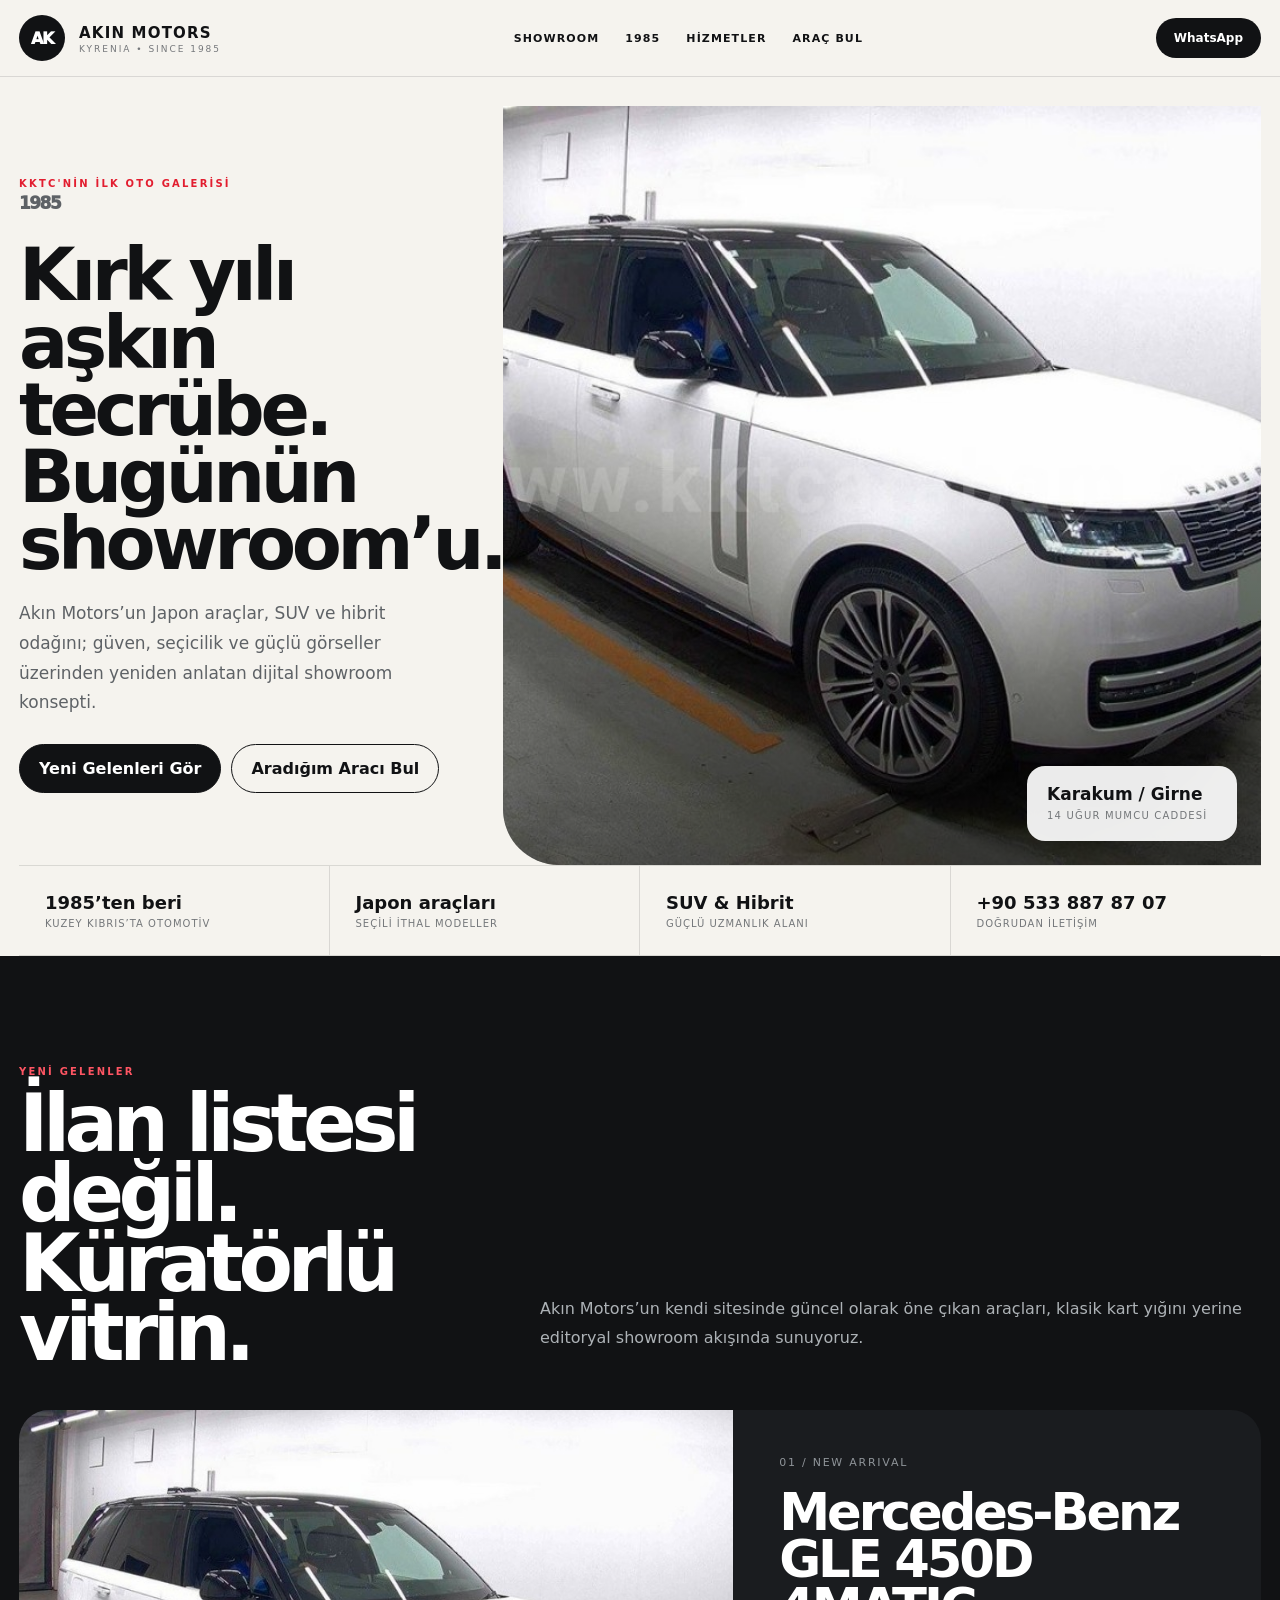
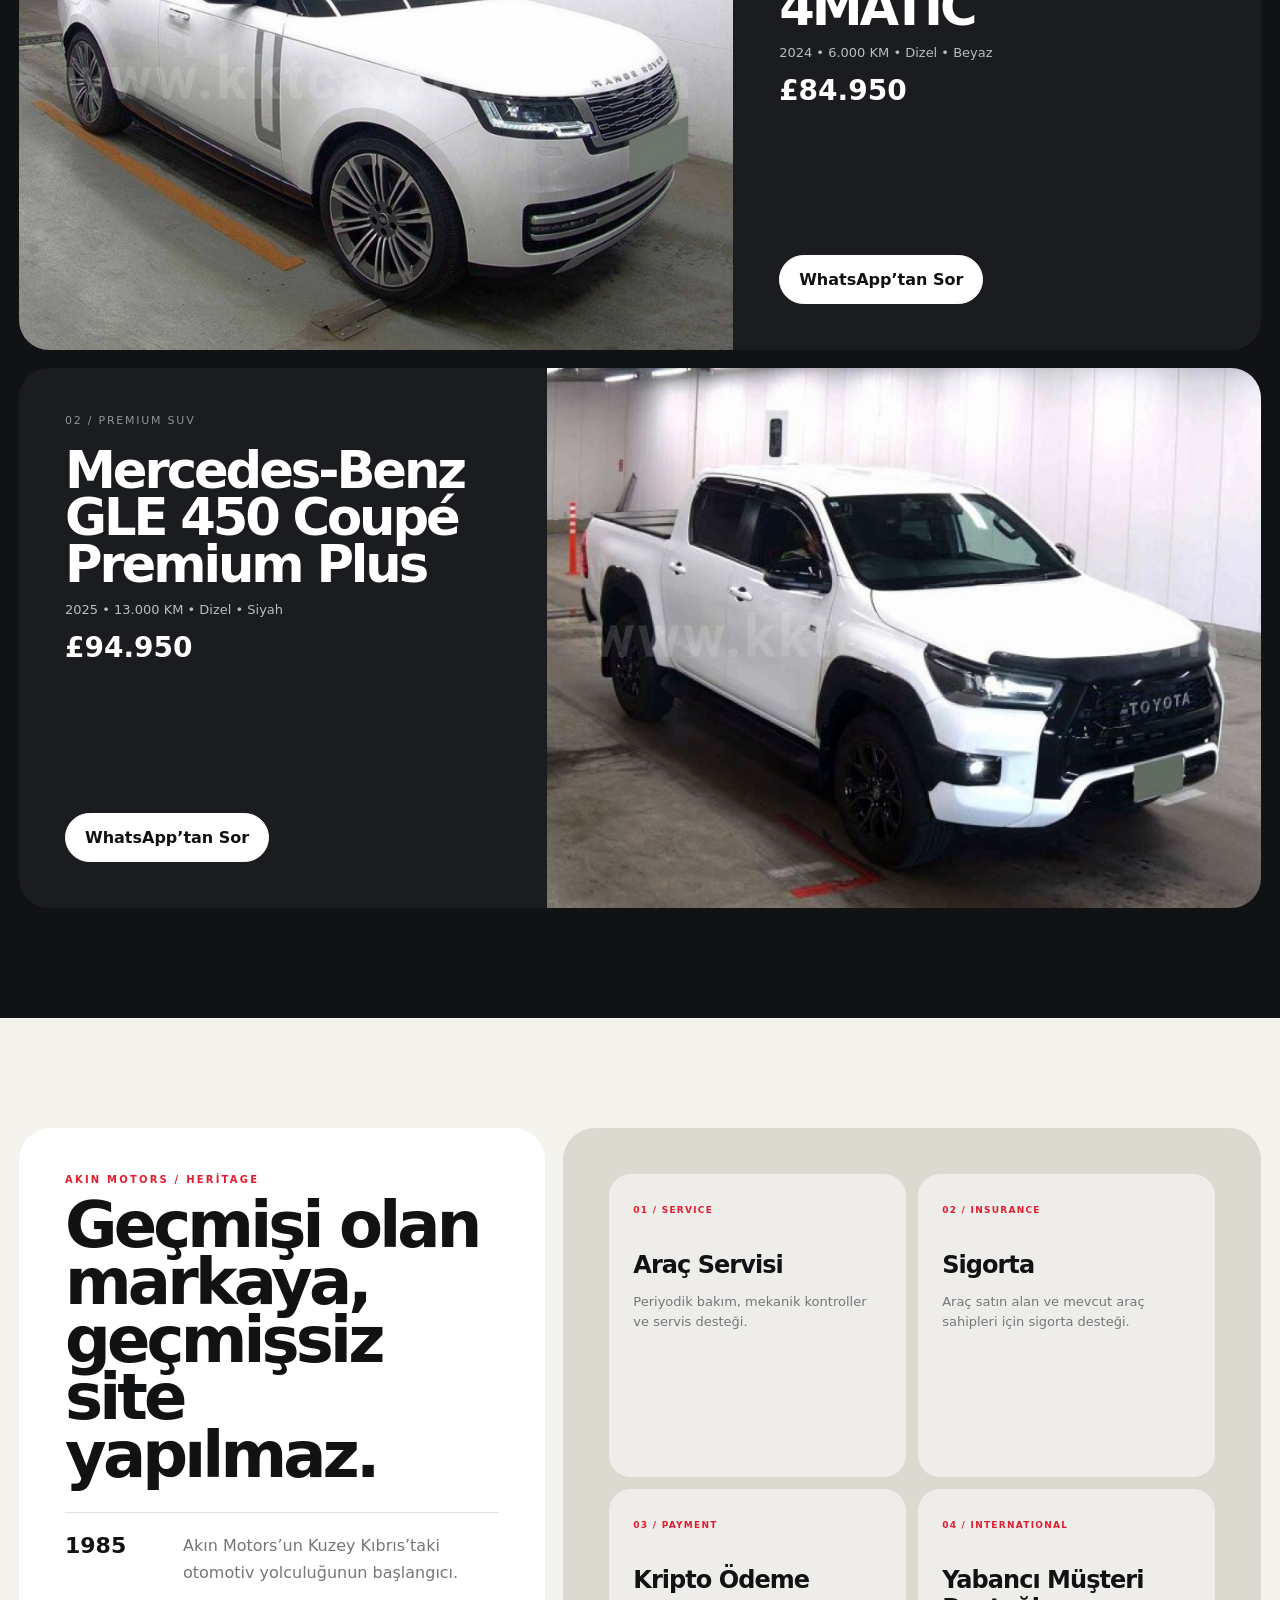
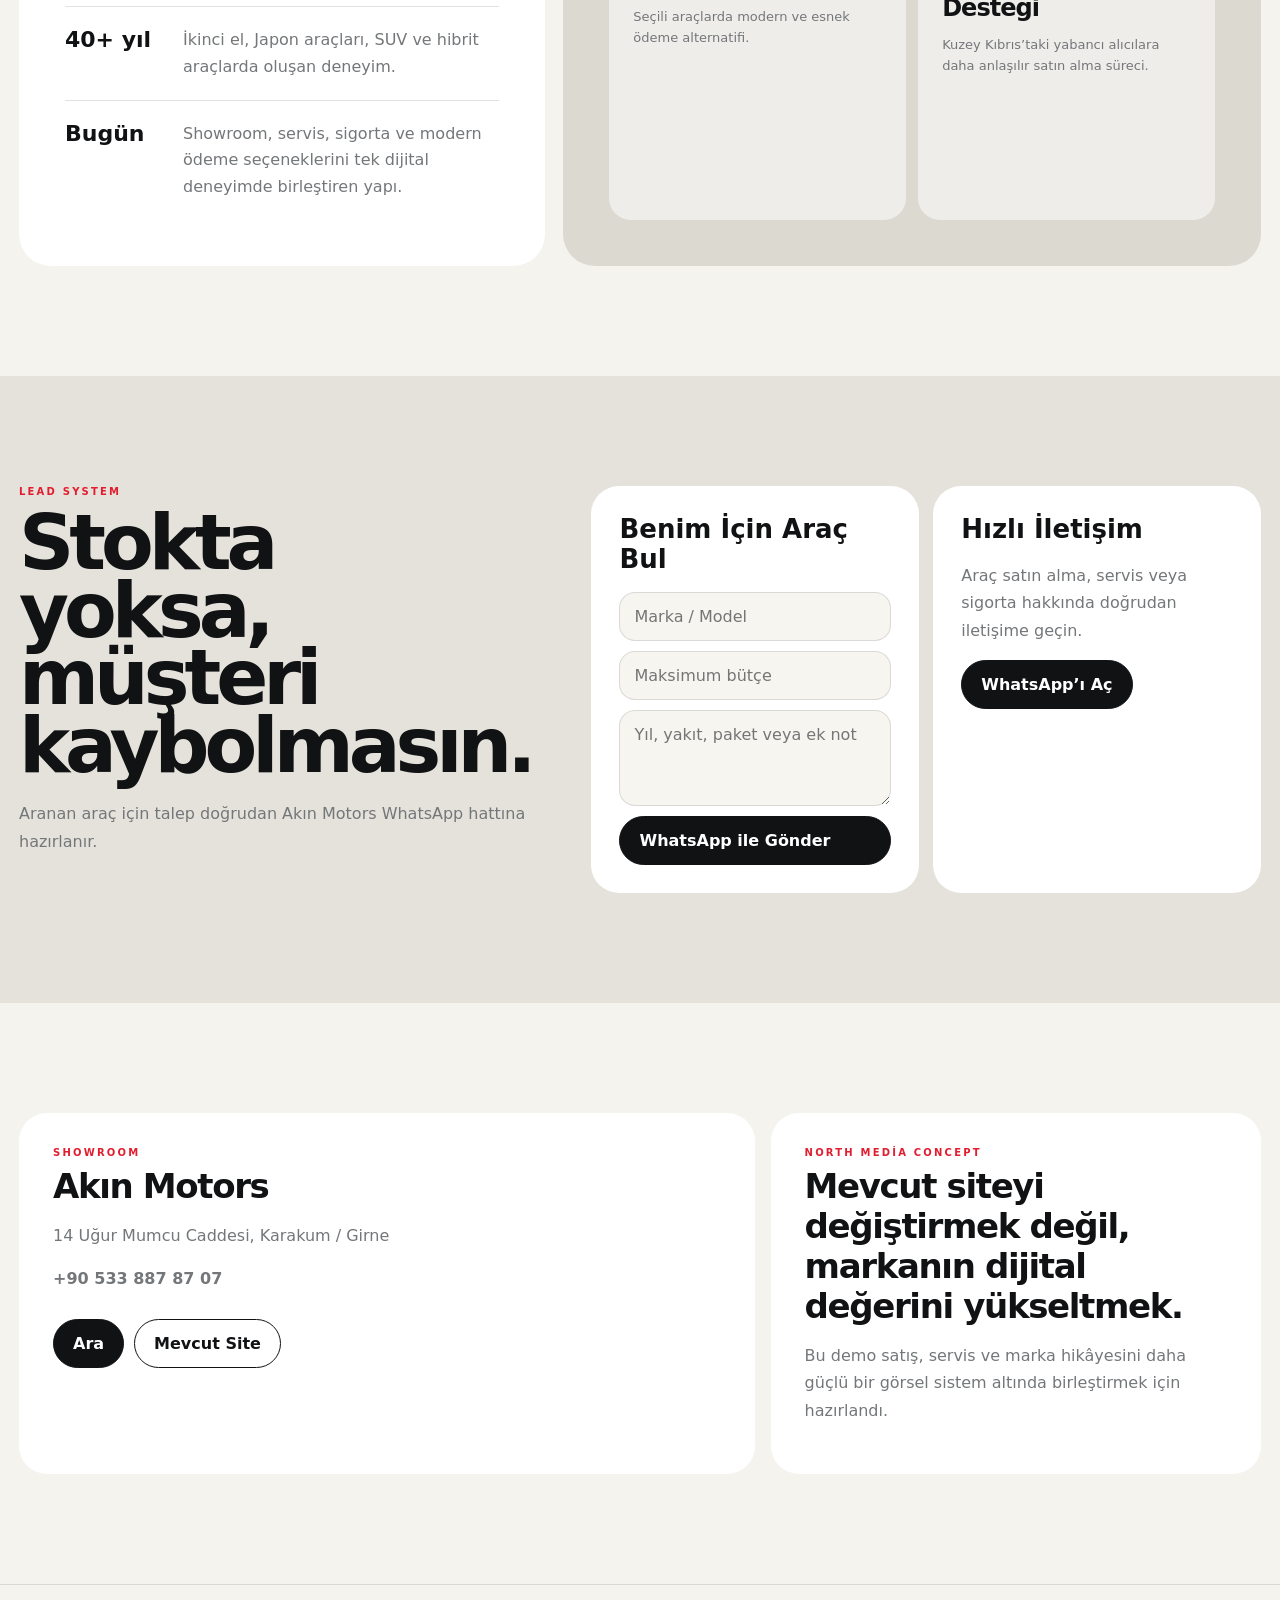
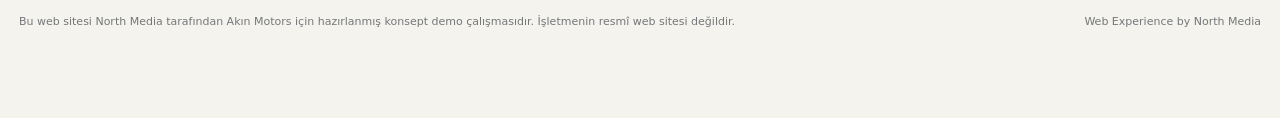
<file: akinmotors/index.html>
<!doctype html><html lang="tr"><head><meta charset="utf-8"><meta name="viewport" content="width=device-width,initial-scale=1,viewport-fit=cover"><title>Akın Motors | 1985'ten Beri Girne</title><meta name="description" content="Akın Motors için North Media tarafından hazırlanan özel dijital showroom demo çalışması."><meta name="theme-color" content="#111214"><style>:root{--ink:#111214;--paper:#f5f3ee;--panel:#ebe8e1;--white:#fff;--red:#e21d2f;--muted:#74777a;--line:rgba(17,18,20,.12)}*{box-sizing:border-box}html{scroll-behavior:smooth}body{margin:0;background:var(--paper);color:var(--ink);font-family:Inter,ui-sans-serif,system-ui,-apple-system,BlinkMacSystemFont,"Segoe UI",sans-serif;overflow-x:hidden}a{color:inherit;text-decoration:none}button,input,textarea{font:inherit}.wrap{width:min(1440px,calc(100% - 38px));margin:auto}.top{position:fixed;inset:0 0 auto;z-index:50;background:rgba(245,243,238,.88);backdrop-filter:blur(18px);border-bottom:1px solid var(--line)}.topin{height:76px;display:flex;align-items:center;justify-content:space-between}.brand{display:flex;align-items:center;gap:14px}.monogram{width:46px;height:46px;border-radius:50%;display:grid;place-items:center;background:var(--ink);color:#fff;font-weight:950;letter-spacing:-.08em}.brand b{font-size:15px;letter-spacing:.08em}.brand small{display:block;font-size:9px;letter-spacing:.22em;color:var(--muted);margin-top:2px}.nav{display:flex;gap:26px;font-size:11px;font-weight:850;letter-spacing:.1em;text-transform:uppercase}.nav a:hover{color:var(--red)}.wa{padding:13px 18px;border-radius:999px;background:var(--ink);color:#fff;font-weight:900;font-size:12px}.hero{padding:106px 0 0}.heroGrid{display:grid;grid-template-columns:.78fr 1.22fr;min-height:760px;border-bottom:1px solid var(--line)}.heroCopy{padding:72px 64px 72px 0;display:flex;flex-direction:column;justify-content:space-between}.kicker{font-size:10px;letter-spacing:.22em;text-transform:uppercase;font-weight:900;color:var(--red)}.year{font-size:clamp(106px,14vw,220px);line-height:.72;letter-spacing:-.09em;font-weight:950;margin:0;color:var(--ink)}.hero h1{font-size:clamp(48px,5.7vw,86px);line-height:.92;letter-spacing:-.06em;margin:18px 0 22px;max-width:8ch}.hero p{font-size:17px;line-height:1.75;color:#5e6266;max-width:600px}.heroActions{display:flex;gap:10px;flex-wrap:wrap;margin-top:26px}.btn{display:inline-flex;padding:14px 19px;border-radius:999px;background:var(--ink);color:#fff;font-weight:900;border:1px solid var(--ink)}.btn.alt{background:transparent;color:var(--ink)}.heroMedia{position:relative;border-radius:0 0 0 56px;overflow:hidden;background:#111}.heroMedia img{width:100%;height:100%;object-fit:cover;display:block}.heroMedia:after{content:"";position:absolute;inset:0;background:linear-gradient(180deg,transparent 55%,rgba(0,0,0,.45))}.heroStamp{position:absolute;z-index:2;right:24px;bottom:24px;background:rgba(255,255,255,.92);backdrop-filter:blur(8px);padding:18px 20px;border-radius:18px;min-width:210px}.heroStamp b{font-size:17px;display:block}.heroStamp span{font-size:10px;color:var(--muted);letter-spacing:.12em;text-transform:uppercase}.facts{display:grid;grid-template-columns:repeat(4,1fr);border-bottom:1px solid var(--line)}.fact{padding:26px;border-right:1px solid var(--line)}.fact:last-child{border-right:0}.fact strong{display:block;font-size:18px}.fact span{display:block;margin-top:5px;font-size:10px;letter-spacing:.1em;text-transform:uppercase;color:var(--muted)}.section{padding:110px 0}.sectionHead{display:grid;grid-template-columns:.78fr 1.22fr;gap:60px;align-items:end;margin-bottom:42px}.sectionHead h2{font-size:clamp(48px,6.2vw,90px);line-height:.88;letter-spacing:-.07em;margin:12px 0 0}.sectionHead p{font-size:16px;line-height:1.8;color:var(--muted);max-width:720px}.showroom{background:var(--ink);color:#fff}.showroom .sectionHead p{color:#adb2b6}.showroom .kicker{color:#ff5563}.rail{display:grid;gap:18px}.vehicle{display:grid;grid-template-columns:1.15fr .85fr;min-height:520px;background:#1a1c1f;border-radius:30px;overflow:hidden}.vehicle:nth-child(even){grid-template-columns:.85fr 1.15fr}.vehicle:nth-child(even) .vmedia{order:2}.vmedia{position:relative;min-height:520px}.vmedia img{width:100%;height:100%;object-fit:cover}.vcontent{padding:46px;display:flex;flex-direction:column;justify-content:space-between}.index{font-size:11px;letter-spacing:.16em;color:#8f9499}.vcontent h3{font-size:clamp(38px,4vw,64px);line-height:.92;letter-spacing:-.06em;margin:20px 0 14px}.meta{font-size:13px;color:#b8bdc1}.price{font-size:28px;font-weight:900;margin-top:14px}.detail{display:flex;gap:10px;flex-wrap:wrap}.light{background:#fff;color:#111;border-color:#fff}.heritage{display:grid;grid-template-columns:.86fr 1.14fr;gap:18px}.timeline{background:#fff;border-radius:32px;padding:46px}.timeline h2{font-size:clamp(42px,5vw,72px);line-height:.9;letter-spacing:-.06em;margin:12px 0 28px}.steps{display:grid;gap:0}.step{display:grid;grid-template-columns:100px 1fr;gap:18px;padding:20px 0;border-top:1px solid var(--line)}.step b{font-size:22px}.step p{margin:0;color:var(--muted);line-height:1.65}.services{background:#dcd9d1;border-radius:32px;padding:46px;display:grid;grid-template-columns:1fr 1fr;gap:12px}.service{background:rgba(255,255,255,.55);border-radius:22px;padding:24px;min-height:180px}.service small{font-size:9px;letter-spacing:.14em;color:var(--red);font-weight:900}.service h3{font-size:24px;letter-spacing:-.04em;margin:34px 0 8px}.service p{font-size:13px;line-height:1.6;color:var(--muted)}.lead{background:#e5e2db}.leadGrid{display:grid;grid-template-columns:.75fr 1.25fr;gap:60px}.lead h2{font-size:clamp(50px,6vw,88px);line-height:.88;letter-spacing:-.065em;margin:12px 0 20px}.forms{display:grid;grid-template-columns:1fr 1fr;gap:14px}.form{background:#fff;border-radius:28px;padding:28px}.form h3{font-size:26px;margin:0 0 18px}.form form{display:grid;gap:10px}.form input,.form textarea{border:1px solid var(--line);background:#f7f5f0;border-radius:16px;padding:14px}.form textarea{min-height:96px;resize:vertical}.contact{display:grid;grid-template-columns:1.2fr .8fr;gap:16px}.box{background:#fff;border-radius:28px;padding:34px}.box h3{font-size:34px;letter-spacing:-.04em;margin:8px 0 12px}.box p{color:var(--muted);line-height:1.7}.footer{padding:30px 0 90px;border-top:1px solid var(--line);font-size:11px;color:var(--muted)}.footin{display:flex;justify-content:space-between;gap:24px}.mobilebar{display:none}@media(max-width:980px){.nav{display:none}.heroGrid,.sectionHead,.vehicle,.vehicle:nth-child(even),.heritage,.leadGrid,.contact{grid-template-columns:1fr}.heroCopy{padding:48px 0}.heroMedia{min-height:620px;border-radius:32px}.vehicle:nth-child(even) .vmedia{order:0}.facts{grid-template-columns:1fr 1fr}.fact:nth-child(2){border-right:0}.fact:nth-child(-n+2){border-bottom:1px solid var(--line)}}@media(max-width:680px){.wrap{width:min(100% - 22px,1440px)}.topin{height:66px}.wa{display:none}.hero{padding-top:82px}.year{font-size:104px}.hero h1{font-size:56px}.heroMedia{min-height:500px;border-radius:26px}.facts{grid-template-columns:1fr}.fact{border-right:0;border-bottom:1px solid var(--line)}.section{padding:72px 0}.sectionHead{gap:20px}.sectionHead h2{font-size:52px}.vehicle,.vehicle:nth-child(even){display:block;border-radius:24px}.vmedia{min-height:330px}.vcontent{padding:28px}.vcontent h3{font-size:38px}.heritage{gap:12px}.timeline,.services{padding:28px;border-radius:24px}.services{grid-template-columns:1fr}.forms{grid-template-columns:1fr}.footin{flex-direction:column}.mobilebar{display:flex;position:fixed;left:8px;right:8px;bottom:8px;z-index:70;background:rgba(245,243,238,.94);backdrop-filter:blur(12px);padding:7px;border:1px solid var(--line);border-radius:18px;gap:7px}.mobilebar a{flex:1;text-align:center;padding:12px;border-radius:13px;font-weight:900}.mobilebar .call{background:#fff}.mobilebar .msg{background:var(--ink);color:#fff}}</style></head><body><header class="top"><div class="wrap topin"><a class="brand" href="#top"><div class="monogram">AK</div><div><b>AKIN MOTORS</b><small>KYRENIA • SINCE 1985</small></div></a><nav class="nav"><a href="#showroom">Showroom</a><a href="#heritage">1985</a><a href="#services">Hizmetler</a><a href="#request">Araç Bul</a></nav><a class="wa" href="https://wa.me/905338878707" target="_blank">WhatsApp</a></div></header><main id="top"><section class="hero"><div class="wrap heroGrid"><div class="heroCopy"><div><div class="kicker">KKTC'nin ilk oto galerisi</div><p class="year">1985</p></div><div><h1>Kırk yılı aşkın tecrübe. Bugünün showroom’u.</h1><p>Akın Motors’un Japon araçlar, SUV ve hibrit odağını; güven, seçicilik ve güçlü görseller üzerinden yeniden anlatan dijital showroom konsepti.</p><div class="heroActions"><a class="btn" href="#showroom">Yeni Gelenleri Gör</a><a class="btn alt" href="#request">Aradığım Aracı Bul</a></div></div></div><div class="heroMedia"><img src="assets/range.jpg" alt="Akın Motors araç seçkisi"><div class="heroStamp"><b>Karakum / Girne</b><span>14 Uğur Mumcu Caddesi</span></div></div></div><div class="wrap facts"><div class="fact"><strong>1985’ten beri</strong><span>Kuzey Kıbrıs’ta otomotiv</span></div><div class="fact"><strong>Japon araçları</strong><span>Seçili ithal modeller</span></div><div class="fact"><strong>SUV & Hibrit</strong><span>Güçlü uzmanlık alanı</span></div><div class="fact"><strong>+90 533 887 87 07</strong><span>Doğrudan iletişim</span></div></div></section><section class="section showroom" id="showroom"><div class="wrap"><div class="sectionHead"><div><div class="kicker">Yeni Gelenler</div><h2>İlan listesi değil. Küratörlü vitrin.</h2></div><p>Akın Motors’un kendi sitesinde güncel olarak öne çıkan araçları, klasik kart yığını yerine editoryal showroom akışında sunuyoruz.</p></div><div class="rail"><article class="vehicle"><div class="vmedia"><img src="assets/range.jpg" alt="Mercedes-Benz GLE 450D"></div><div class="vcontent"><div><div class="index">01 / NEW ARRIVAL</div><h3>Mercedes-Benz GLE 450D 4MATIC</h3><div class="meta">2024 • 6.000 KM • Dizel • Beyaz</div><div class="price">£84.950</div></div><div class="detail"><a class="btn light" href="https://wa.me/905338878707?text=Merhaba%2C%20Mercedes-Benz%20GLE%20450D%20hakk%C4%B1nda%20bilgi%20almak%20istiyorum." target="_blank">WhatsApp’tan Sor</a></div></div></article><article class="vehicle"><div class="vmedia"><img src="assets/hilux.jpg" alt="Akın Motors premium SUV seçkisi"></div><div class="vcontent"><div><div class="index">02 / PREMIUM SUV</div><h3>Mercedes-Benz GLE 450 Coupé Premium Plus</h3><div class="meta">2025 • 13.000 KM • Dizel • Siyah</div><div class="price">£94.950</div></div><div class="detail"><a class="btn light" href="https://wa.me/905338878707?text=Merhaba%2C%20Mercedes-Benz%20GLE%20450%20Coupe%20hakk%C4%B1nda%20bilgi%20almak%20istiyorum." target="_blank">WhatsApp’tan Sor</a></div></div></article></div></div></section><section class="section" id="heritage"><div class="wrap heritage"><div class="timeline"><div class="kicker">Akın Motors / Heritage</div><h2>Geçmişi olan markaya, geçmişsiz site yapılmaz.</h2><div class="steps"><div class="step"><b>1985</b><p>Akın Motors’un Kuzey Kıbrıs’taki otomotiv yolculuğunun başlangıcı.</p></div><div class="step"><b>40+ yıl</b><p>İkinci el, Japon araçları, SUV ve hibrit araçlarda oluşan deneyim.</p></div><div class="step"><b>Bugün</b><p>Showroom, servis, sigorta ve modern ödeme seçeneklerini tek dijital deneyimde birleştiren yapı.</p></div></div></div><div class="services" id="services"><div class="service"><small>01 / SERVICE</small><h3>Araç Servisi</h3><p>Periyodik bakım, mekanik kontroller ve servis desteği.</p></div><div class="service"><small>02 / INSURANCE</small><h3>Sigorta</h3><p>Araç satın alan ve mevcut araç sahipleri için sigorta desteği.</p></div><div class="service"><small>03 / PAYMENT</small><h3>Kripto Ödeme</h3><p>Seçili araçlarda modern ve esnek ödeme alternatifi.</p></div><div class="service"><small>04 / INTERNATIONAL</small><h3>Yabancı Müşteri Desteği</h3><p>Kuzey Kıbrıs’taki yabancı alıcılara daha anlaşılır satın alma süreci.</p></div></div></div></section><section class="section lead" id="request"><div class="wrap leadGrid"><div><div class="kicker">Lead System</div><h2>Stokta yoksa, müşteri kaybolmasın.</h2><p style="color:var(--muted);line-height:1.8">Aranan araç için talep doğrudan Akın Motors WhatsApp hattına hazırlanır.</p></div><div class="forms"><div class="form"><h3>Benim İçin Araç Bul</h3><form onsubmit="findCar(event)"><input id="brand" placeholder="Marka / Model" required><input id="budget" placeholder="Maksimum bütçe"><textarea id="note" placeholder="Yıl, yakıt, paket veya ek not"></textarea><button class="btn" type="submit">WhatsApp ile Gönder</button></form></div><div class="form"><h3>Hızlı İletişim</h3><p style="color:var(--muted);line-height:1.7">Araç satın alma, servis veya sigorta hakkında doğrudan iletişime geçin.</p><a class="btn" href="https://wa.me/905338878707" target="_blank">WhatsApp’ı Aç</a></div></div></div></section><section class="section"><div class="wrap contact"><div class="box"><div class="kicker">Showroom</div><h3>Akın Motors</h3><p>14 Uğur Mumcu Caddesi, Karakum / Girne</p><p><b>+90 533 887 87 07</b></p><div class="heroActions"><a class="btn" href="tel:+905338878707">Ara</a><a class="btn alt" href="https://akinmotors.com/tr" target="_blank">Mevcut Site</a></div></div><div class="box"><div class="kicker">North Media Concept</div><h3>Mevcut siteyi değiştirmek değil, markanın dijital değerini yükseltmek.</h3><p>Bu demo satış, servis ve marka hikâyesini daha güçlü bir görsel sistem altında birleştirmek için hazırlandı.</p></div></div></section></main><footer class="footer"><div class="wrap footin"><div>Bu web sitesi North Media tarafından Akın Motors için hazırlanmış konsept demo çalışmasıdır. İşletmenin resmî web sitesi değildir.</div><div>Web Experience by North Media</div></div></footer><div class="mobilebar"><a class="call" href="tel:+905338878707">Ara</a><a class="msg" href="https://wa.me/905338878707">WhatsApp</a></div><script>function findCar(e){e.preventDefault();const t=`Merhaba, aradığım araç için yardımcı olabilir misiniz? Marka/Model: ${brand.value}. Bütçe: ${budget.value}. Not: ${note.value}`;window.open('https://wa.me/905338878707?text='+encodeURIComponent(t),'_blank')}</script></body></html>
</file>
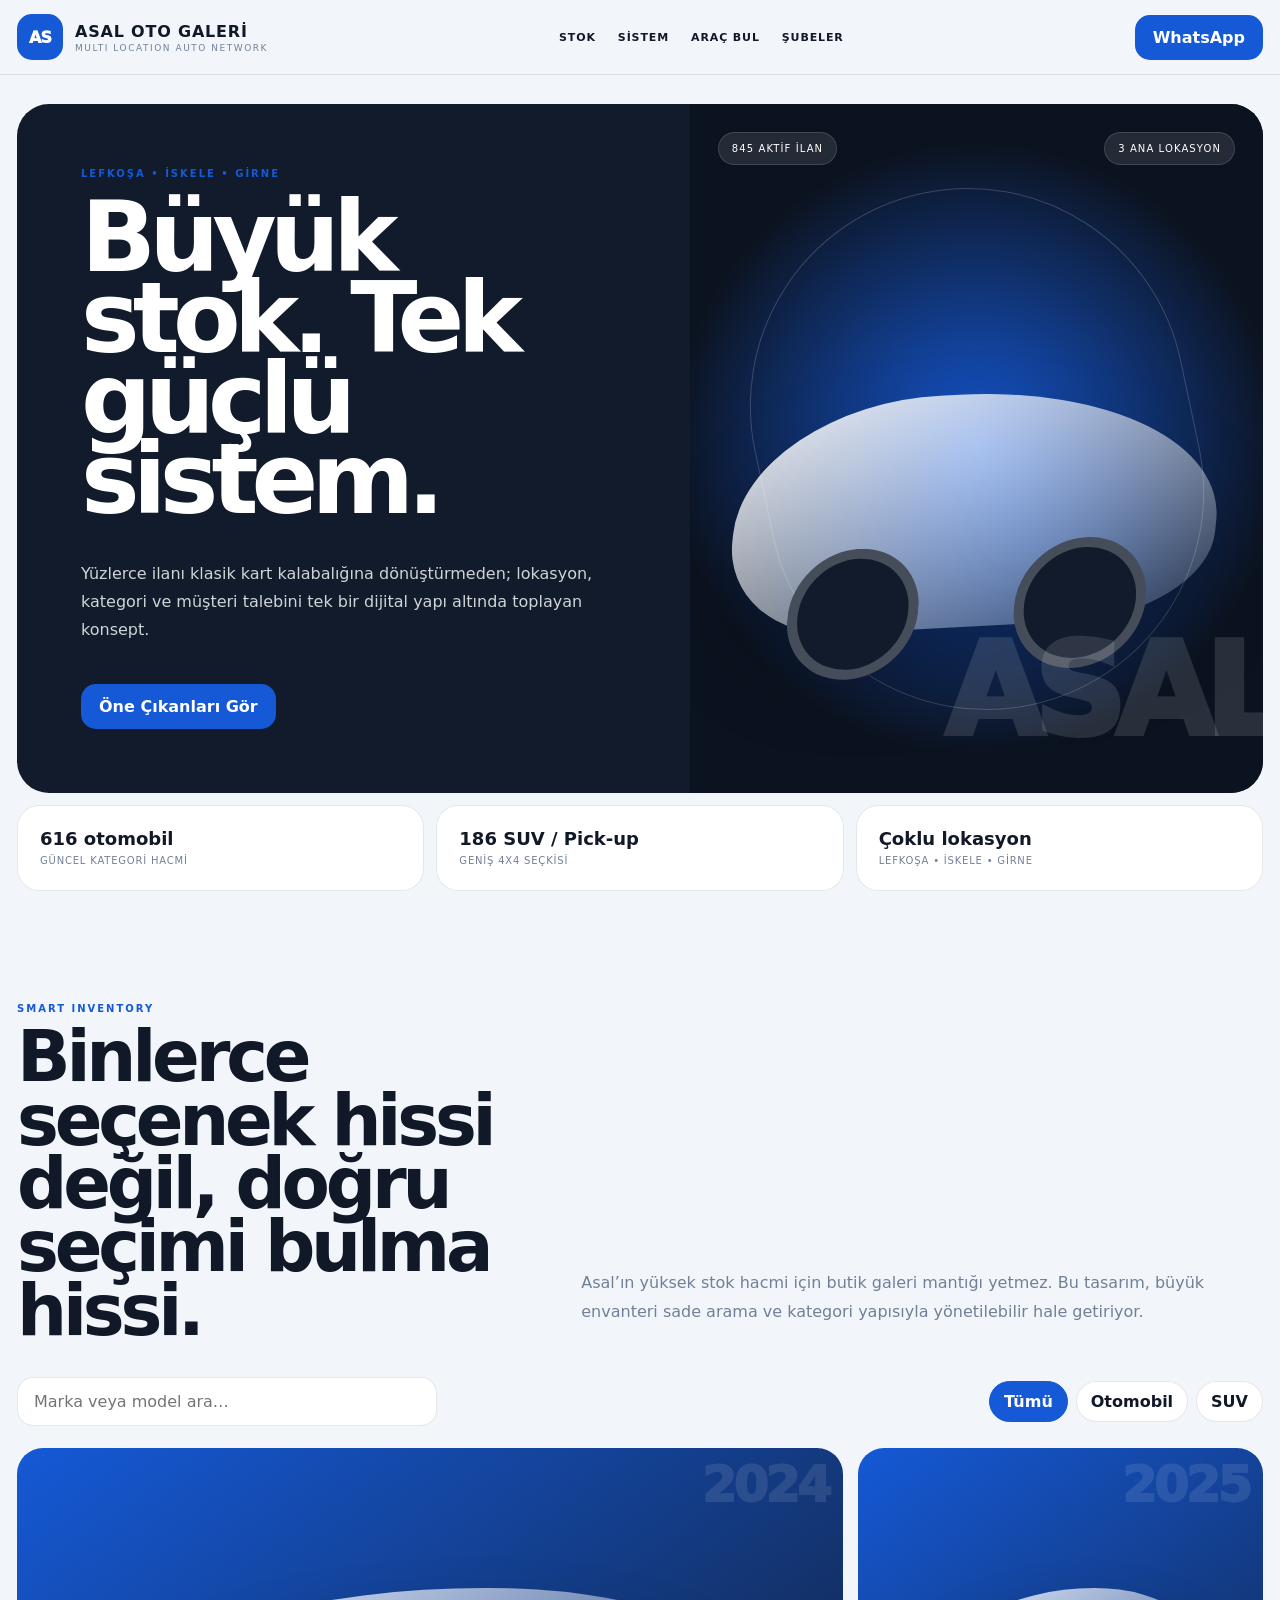
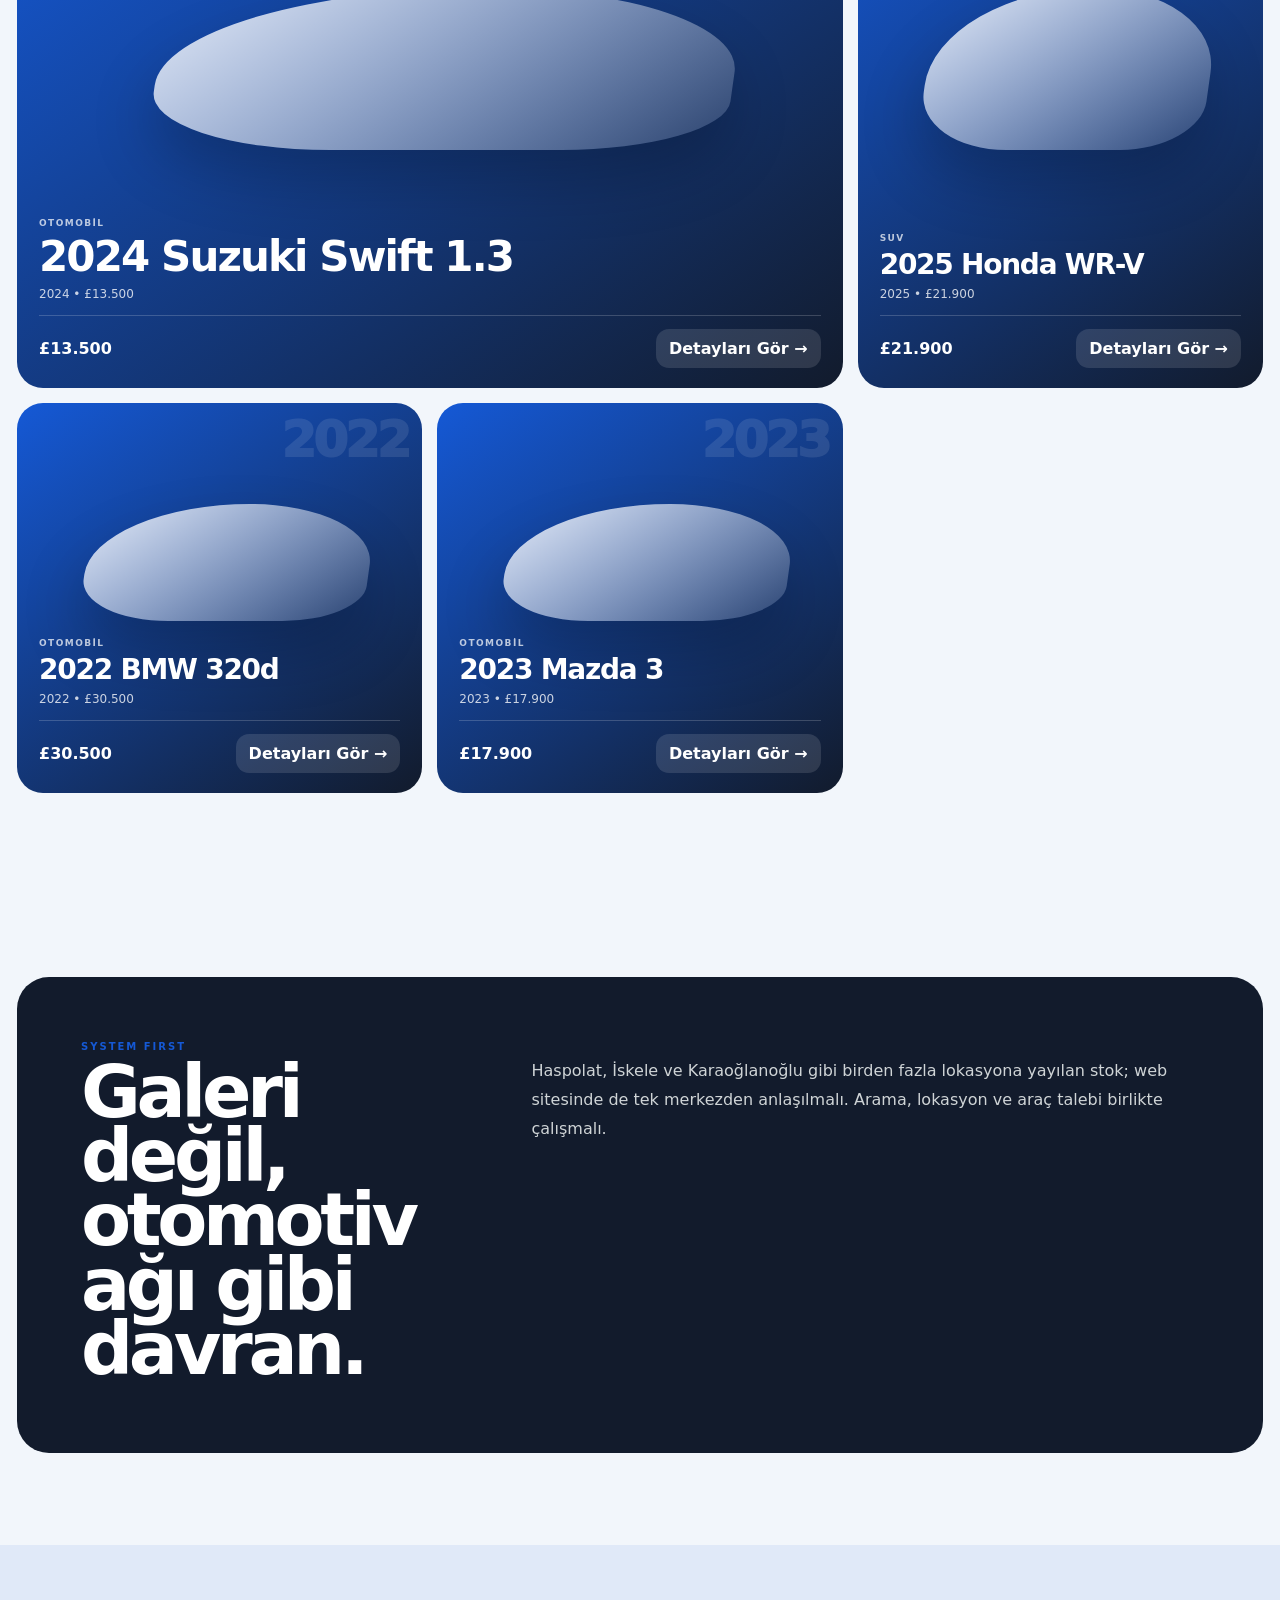
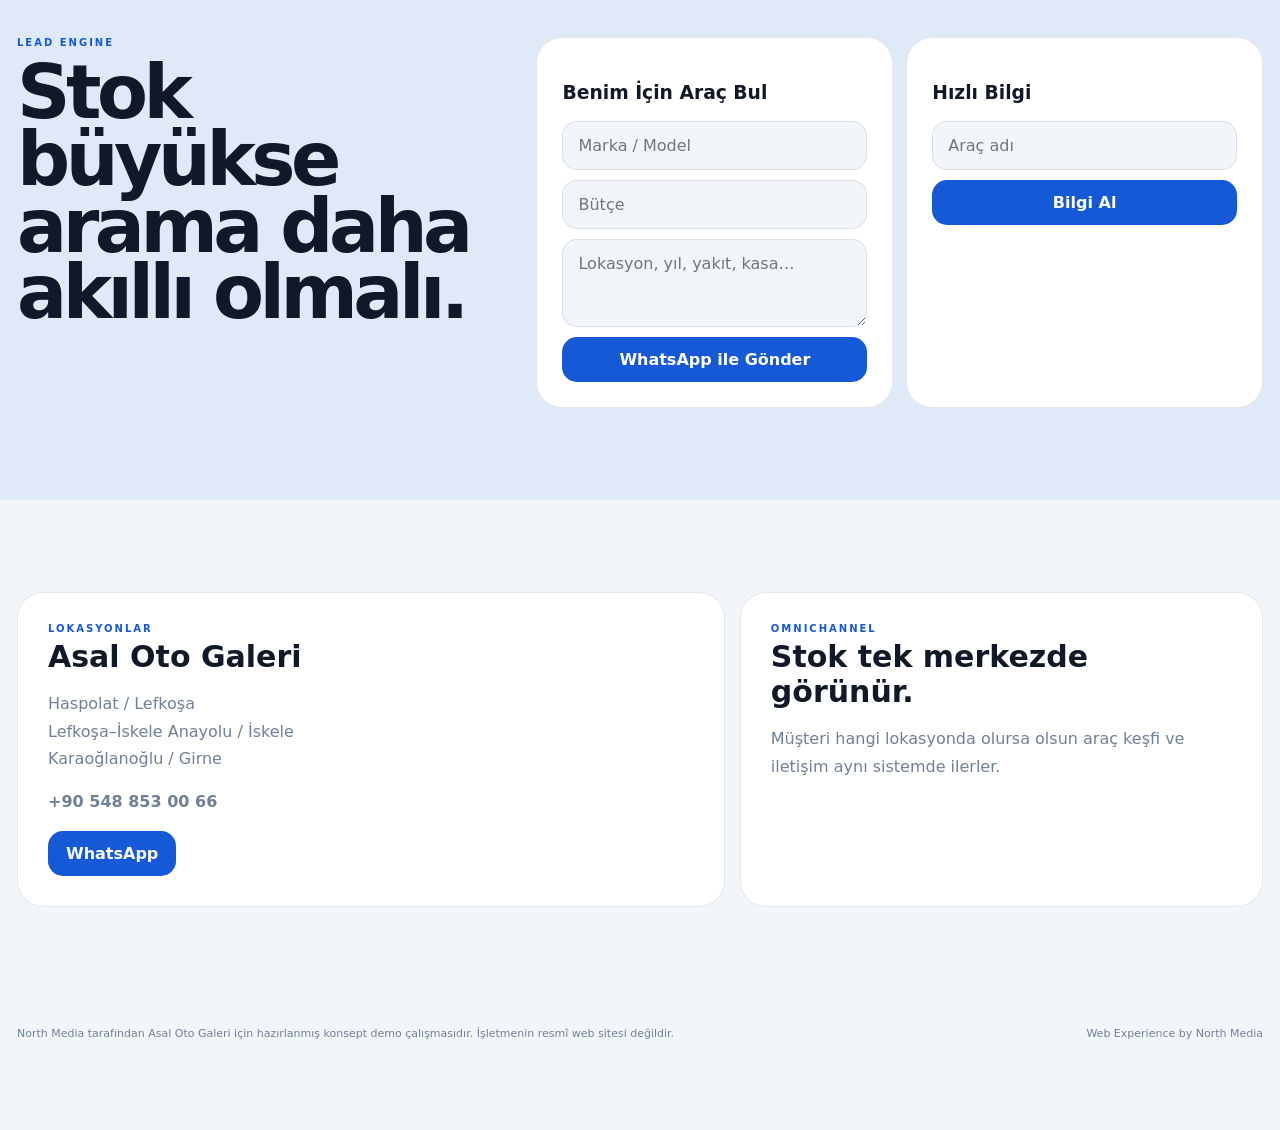
<file: asal/index.html>
<!doctype html><html lang="tr"><head><meta charset="utf-8"><meta name="viewport" content="width=device-width,initial-scale=1,viewport-fit=cover"><title>Asal Oto Galeri | North Media Demo</title><meta name="description" content="Asal Oto Galeri için yüksek stok hacmini yönetmeye odaklı dijital otomotiv ekosistemi demo konsepti."><link rel="stylesheet" href="../gallery-batch.css"><style>:root{--bg:#f2f6fb;--ink:#111827;--accent:#1559d6;--panel:#ffffff;--line:rgba(17,24,39,.10);--muted:#718096;--dark:#121b2c}</style></head><body class="network"><header><div class="wrap nav"><a class="brand" href="#top"><div class="mark">AS</div><div><b>ASAL OTO GALERİ</b><small>MULTI LOCATION AUTO NETWORK</small></div></a><nav class="links"><a href="#stock">Stok</a><a href="#story">Sistem</a><a href="#request">Araç Bul</a><a href="#contact">Şubeler</a></nav><a class="cta" href="https://wa.me/905488530066" target="_blank">WhatsApp</a></div></header><main id="top"><section class="hero"><div class="wrap heroShell"><div class="heroCopy"><div class="eyebrow">LEFKOŞA • İSKELE • GİRNE</div><h1>Büyük stok. Tek güçlü sistem.</h1><p>Yüzlerce ilanı klasik kart kalabalığına dönüştürmeden; lokasyon, kategori ve müşteri talebini tek bir dijital yapı altında toplayan konsept.</p><div style="margin-top:24px"><a class="cta" href="#stock">Öne Çıkanları Gör</a></div></div><div class="heroVisual" data-word="ASAL"><div class="heroStats"><span class="pill">845 aktif ilan</span><span class="pill">3 ana lokasyon</span></div><div class="carline"></div></div></div><div class="wrap strip"><div><b>616 otomobil</b><span>Güncel kategori hacmi</span></div><div><b>186 SUV / Pick-up</b><span>Geniş 4x4 seçkisi</span></div><div><b>Çoklu lokasyon</b><span>Lefkoşa • İskele • Girne</span></div></div></section><section class="section" id="stock"><div class="wrap"><div class="head"><div><div class="eyebrow">SMART INVENTORY</div><h2>Binlerce seçenek hissi değil, doğru seçimi bulma hissi.</h2></div><p>Asal’ın yüksek stok hacmi için butik galeri mantığı yetmez. Bu tasarım, büyük envanteri sade arama ve kategori yapısıyla yönetilebilir hale getiriyor.</p></div><div class="toolbar"><div class="search"><input id="q" placeholder="Marka veya model ara…"></div><div class="filters"><button class="on" data-f="all">Tümü</button><button data-f="Otomobil">Otomobil</button><button data-f="SUV">SUV</button></div></div><div class="grid" id="cars"></div></div></section><section class="section" id="story"><div class="wrap statement"><div><div class="eyebrow">SYSTEM FIRST</div><h2>Galeri değil, otomotiv ağı gibi davran.</h2></div><p>Haspolat, İskele ve Karaoğlanoğlu gibi birden fazla lokasyona yayılan stok; web sitesinde de tek merkezden anlaşılmalı. Arama, lokasyon ve araç talebi birlikte çalışmalı.</p></div></section><section class="section lead" id="request"><div class="wrap leadgrid"><div><div class="eyebrow">LEAD ENGINE</div><h2>Stok büyükse arama daha akıllı olmalı.</h2></div><div class="forms"><div class="card"><h3>Benim İçin Araç Bul</h3><form onsubmit="galleryFindCar(event)"><input id="brand" placeholder="Marka / Model" required><input id="budget" placeholder="Bütçe"><textarea id="note" placeholder="Lokasyon, yıl, yakıt, kasa…"></textarea><button class="cta">WhatsApp ile Gönder</button></form></div><div class="card"><h3>Hızlı Bilgi</h3><form onsubmit="galleryAsk(event)"><input id="askcar" placeholder="Araç adı" required><button class="cta">Bilgi Al</button></form></div></div></div></section><section class="section" id="contact"><div class="wrap contact"><div class="box"><div class="eyebrow">LOKASYONLAR</div><h3>Asal Oto Galeri</h3><p>Haspolat / Lefkoşa<br>Lefkoşa–İskele Anayolu / İskele<br>Karaoğlanoğlu / Girne</p><p><b>+90 548 853 00 66</b></p><a class="cta" href="https://wa.me/905488530066">WhatsApp</a></div><div class="box"><div class="eyebrow">OMNICHANNEL</div><h3>Stok tek merkezde görünür.</h3><p>Müşteri hangi lokasyonda olursa olsun araç keşfi ve iletişim aynı sistemde ilerler.</p></div></div></section></main><footer><div class="wrap footerin"><div>North Media tarafından Asal Oto Galeri için hazırlanmış konsept demo çalışmasıdır. İşletmenin resmî web sitesi değildir.</div><div>Web Experience by North Media</div></div></footer><div class="mobile"><a class="call" href="tel:+905488530066">Ara</a><a class="wa" href="https://wa.me/905488530066">WhatsApp</a></div><div class="modal" id="modal"><div class="modalbox"><button class="close" onclick="modal.classList.remove('open')">×</button><div class="modalhero"></div><div class="modalcopy"><div class="eyebrow" id="mtag"></div><h3 id="mname"></h3><p id="mmeta"></p><a id="mwa" class="cta">WhatsApp’tan Bilgi Al</a></div></div></div><script>window.galleryPhone='905488530066';window.galleryCars=[{id:'s1',name:'2024 Suzuki Swift 1.3',year:'2024',body:'Otomobil',price:'£13.500'},{id:'s2',name:'2025 Honda WR-V',year:'2025',body:'SUV',price:'£21.900'},{id:'s3',name:'2022 BMW 320d',year:'2022',body:'Otomobil',price:'£30.500'},{id:'s4',name:'2023 Mazda 3',year:'2023',body:'Otomobil',price:'£17.900'}]</script><script src="../gallery-batch.js"></script></body></html>
</file>
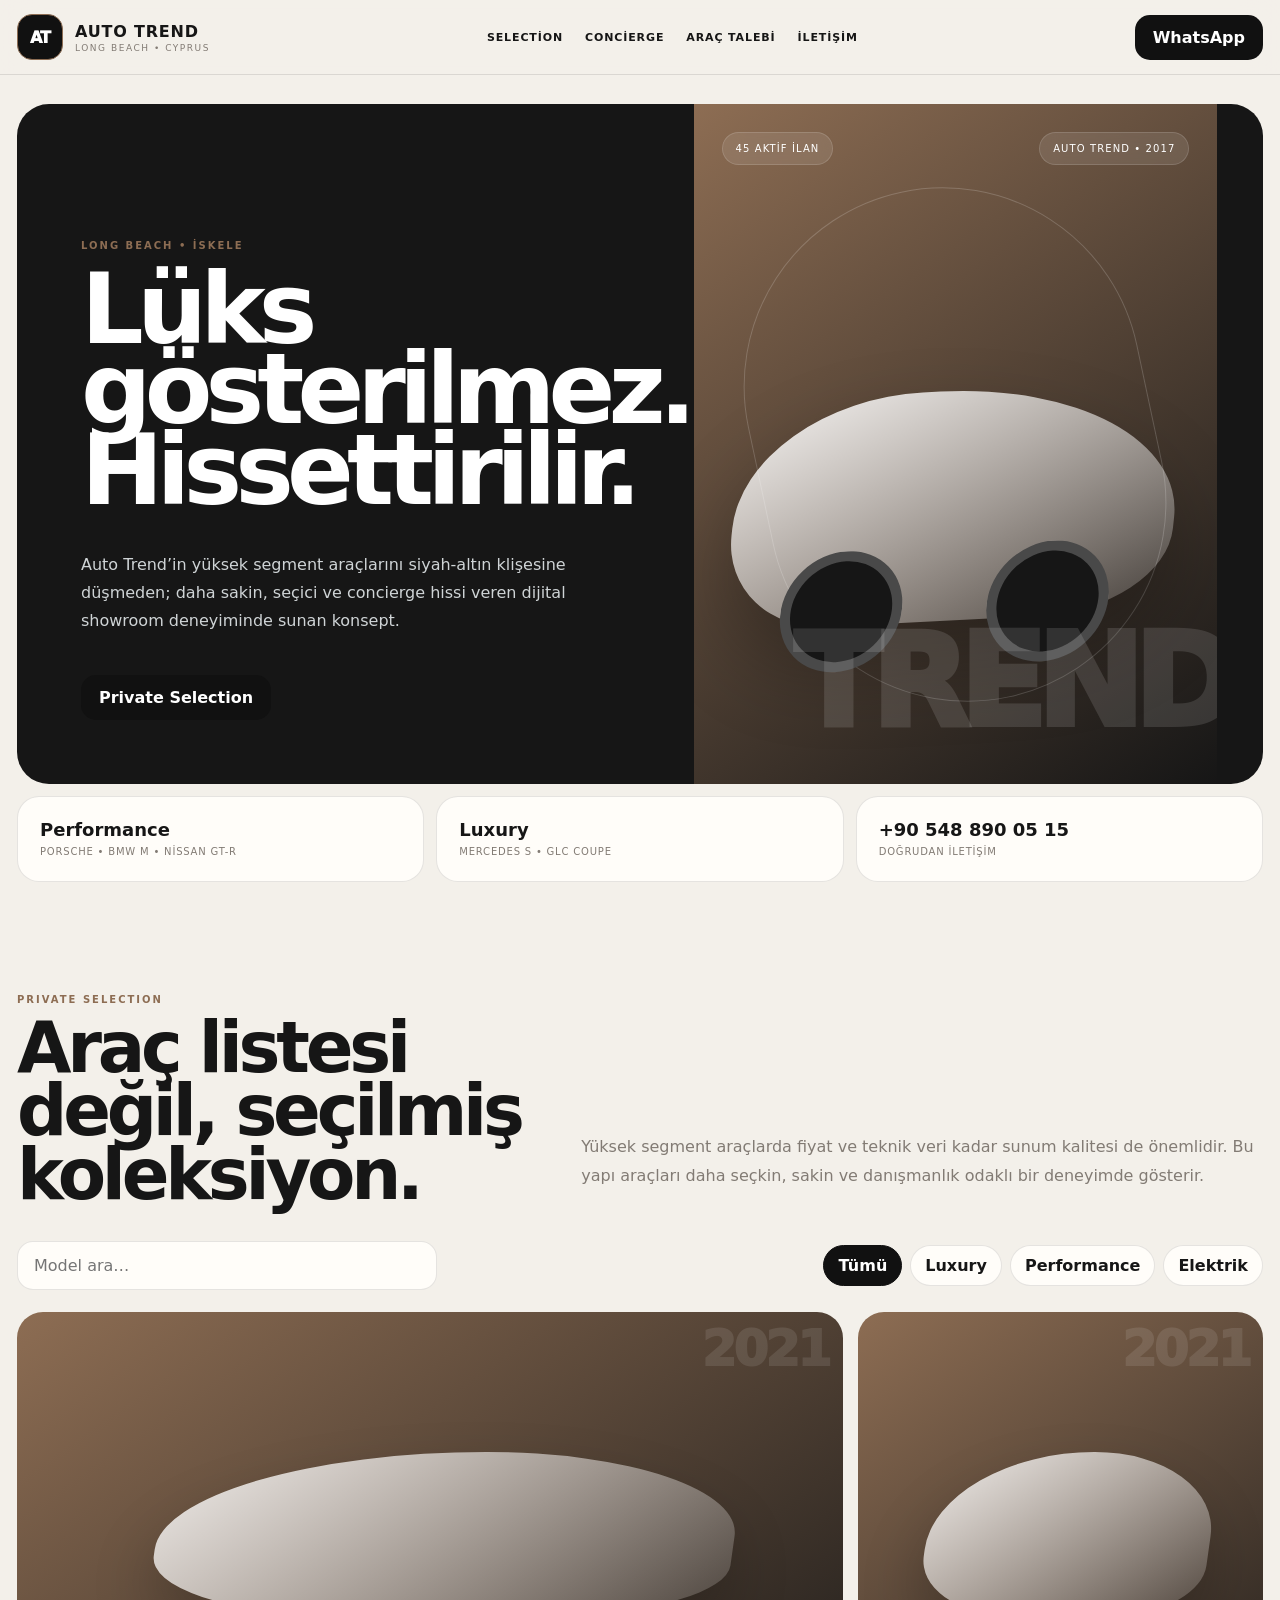
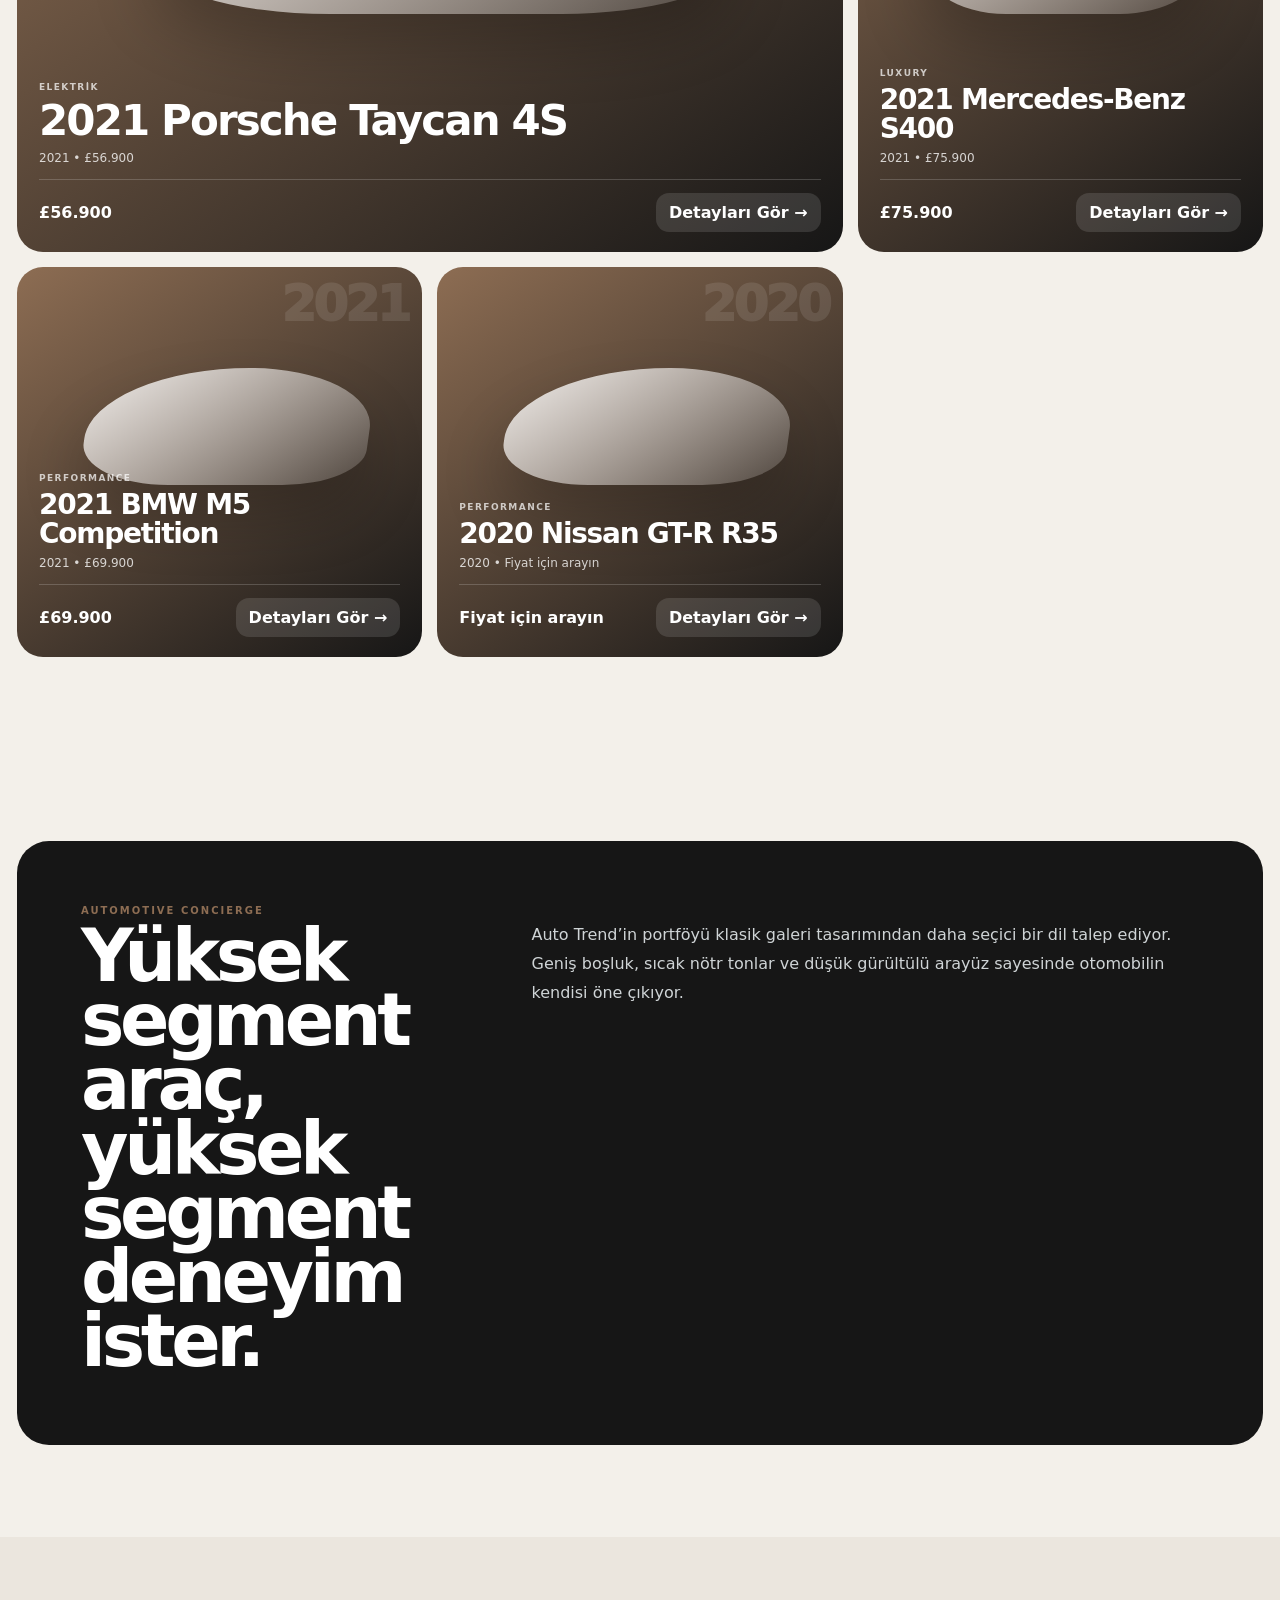
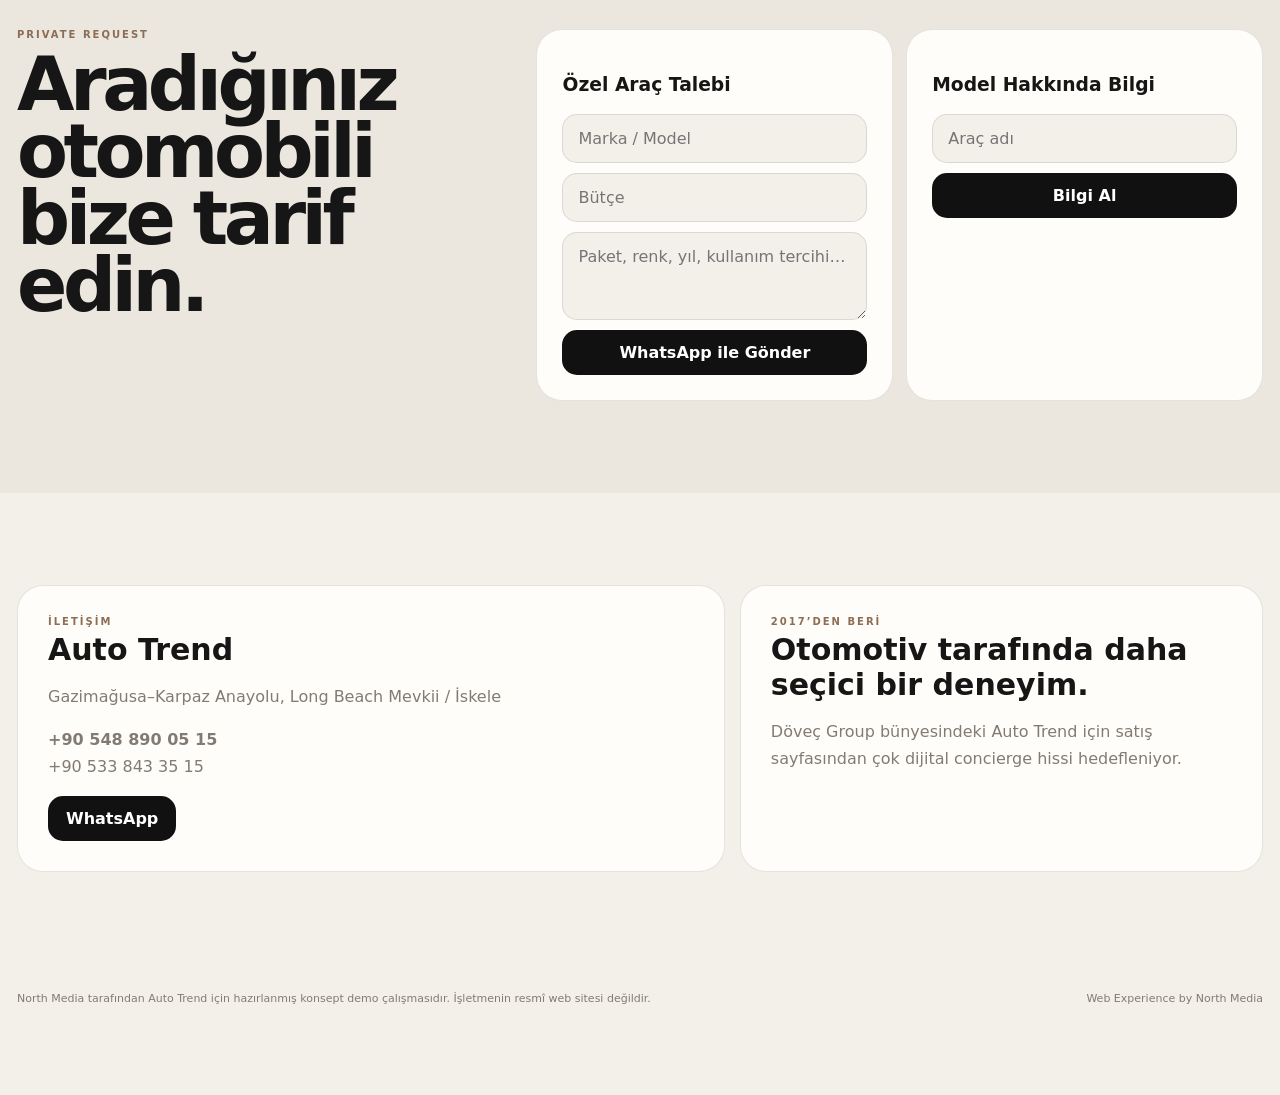
<file: autotrend/index.html>
<!doctype html><html lang="tr"><head><meta charset="utf-8"><meta name="viewport" content="width=device-width,initial-scale=1,viewport-fit=cover"><title>Auto Trend | North Media Demo</title><meta name="description" content="Auto Trend için high-end otomotiv concierge yaklaşımında hazırlanmış dijital showroom demo konsepti."><link rel="stylesheet" href="../gallery-batch.css"><style>:root{--bg:#f3f0ea;--ink:#161616;--accent:#8d6d53;--panel:#fffdf9;--line:rgba(22,22,22,.11);--muted:#827b74;--dark:#161616}</style></head><body class="luxury"><header><div class="wrap nav"><a class="brand" href="#top"><div class="mark">AT</div><div><b>AUTO TREND</b><small>LONG BEACH • CYPRUS</small></div></a><nav class="links"><a href="#stock">Selection</a><a href="#story">Concierge</a><a href="#request">Araç Talebi</a><a href="#contact">İletişim</a></nav><a class="cta" href="https://wa.me/905488900515" target="_blank">WhatsApp</a></div></header><main id="top"><section class="hero"><div class="wrap heroShell"><div class="heroCopy"><div class="eyebrow">LONG BEACH • İSKELE</div><h1>Lüks gösterilmez. Hissettirilir.</h1><p>Auto Trend’in yüksek segment araçlarını siyah-altın klişesine düşmeden; daha sakin, seçici ve concierge hissi veren dijital showroom deneyiminde sunan konsept.</p><div style="margin-top:24px"><a class="cta" href="#stock">Private Selection</a></div></div><div class="heroVisual" data-word="TREND"><div class="heroStats"><span class="pill">45 aktif ilan</span><span class="pill">Auto Trend • 2017</span></div><div class="carline"></div></div></div><div class="wrap strip"><div><b>Performance</b><span>Porsche • BMW M • Nissan GT-R</span></div><div><b>Luxury</b><span>Mercedes S • GLC Coupe</span></div><div><b>+90 548 890 05 15</b><span>Doğrudan iletişim</span></div></div></section><section class="section" id="stock"><div class="wrap"><div class="head"><div><div class="eyebrow">PRIVATE SELECTION</div><h2>Araç listesi değil, seçilmiş koleksiyon.</h2></div><p>Yüksek segment araçlarda fiyat ve teknik veri kadar sunum kalitesi de önemlidir. Bu yapı araçları daha seçkin, sakin ve danışmanlık odaklı bir deneyimde gösterir.</p></div><div class="toolbar"><div class="search"><input id="q" placeholder="Model ara…"></div><div class="filters"><button class="on" data-f="all">Tümü</button><button data-f="Luxury">Luxury</button><button data-f="Performance">Performance</button><button data-f="Elektrik">Elektrik</button></div></div><div class="grid" id="cars"></div></div></section><section class="section" id="story"><div class="wrap statement"><div><div class="eyebrow">AUTOMOTIVE CONCIERGE</div><h2>Yüksek segment araç, yüksek segment deneyim ister.</h2></div><p>Auto Trend’in portföyü klasik galeri tasarımından daha seçici bir dil talep ediyor. Geniş boşluk, sıcak nötr tonlar ve düşük gürültülü arayüz sayesinde otomobilin kendisi öne çıkıyor.</p></div></section><section class="section lead" id="request"><div class="wrap leadgrid"><div><div class="eyebrow">PRIVATE REQUEST</div><h2>Aradığınız otomobili bize tarif edin.</h2></div><div class="forms"><div class="card"><h3>Özel Araç Talebi</h3><form onsubmit="galleryFindCar(event)"><input id="brand" placeholder="Marka / Model" required><input id="budget" placeholder="Bütçe"><textarea id="note" placeholder="Paket, renk, yıl, kullanım tercihi…"></textarea><button class="cta">WhatsApp ile Gönder</button></form></div><div class="card"><h3>Model Hakkında Bilgi</h3><form onsubmit="galleryAsk(event)"><input id="askcar" placeholder="Araç adı" required><button class="cta">Bilgi Al</button></form></div></div></div></section><section class="section" id="contact"><div class="wrap contact"><div class="box"><div class="eyebrow">İLETİŞİM</div><h3>Auto Trend</h3><p>Gazimağusa–Karpaz Anayolu, Long Beach Mevkii / İskele</p><p><b>+90 548 890 05 15</b><br>+90 533 843 35 15</p><a class="cta" href="https://wa.me/905488900515">WhatsApp</a></div><div class="box"><div class="eyebrow">2017’DEN BERİ</div><h3>Otomotiv tarafında daha seçici bir deneyim.</h3><p>Döveç Group bünyesindeki Auto Trend için satış sayfasından çok dijital concierge hissi hedefleniyor.</p></div></div></section></main><footer><div class="wrap footerin"><div>North Media tarafından Auto Trend için hazırlanmış konsept demo çalışmasıdır. İşletmenin resmî web sitesi değildir.</div><div>Web Experience by North Media</div></div></footer><div class="mobile"><a class="call" href="tel:+905488900515">Ara</a><a class="wa" href="https://wa.me/905488900515">WhatsApp</a></div><div class="modal" id="modal"><div class="modalbox"><button class="close" onclick="modal.classList.remove('open')">×</button><div class="modalhero"></div><div class="modalcopy"><div class="eyebrow" id="mtag"></div><h3 id="mname"></h3><p id="mmeta"></p><a id="mwa" class="cta">WhatsApp’tan Bilgi Al</a></div></div></div><script>window.galleryPhone='905488900515';window.galleryCars=[{id:'t1',name:'2021 Porsche Taycan 4S',year:'2021',body:'Elektrik',price:'£56.900'},{id:'t2',name:'2021 Mercedes-Benz S400',year:'2021',body:'Luxury',price:'£75.900'},{id:'t3',name:'2021 BMW M5 Competition',year:'2021',body:'Performance',price:'£69.900'},{id:'t4',name:'2020 Nissan GT-R R35',year:'2020',body:'Performance',price:'Fiyat için arayın'}]</script><script src="../gallery-batch.js"></script></body></html>
</file>
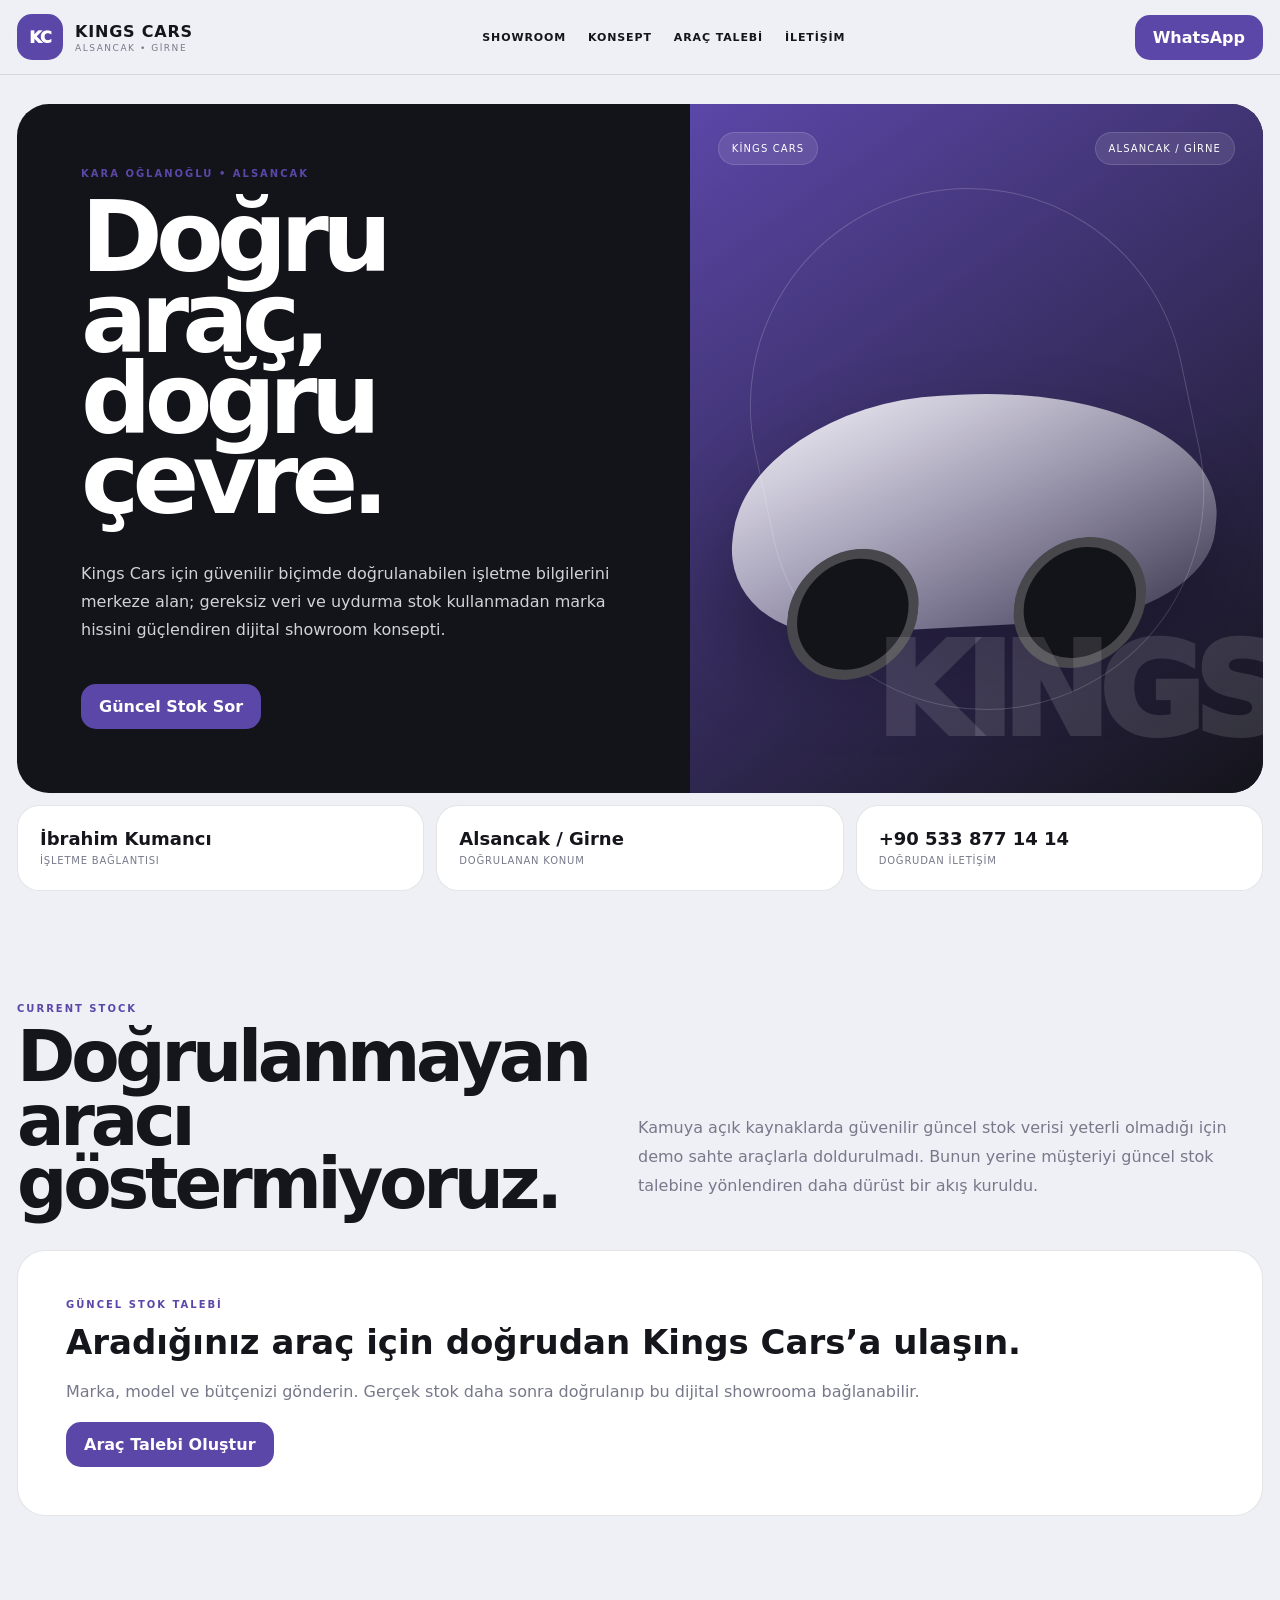
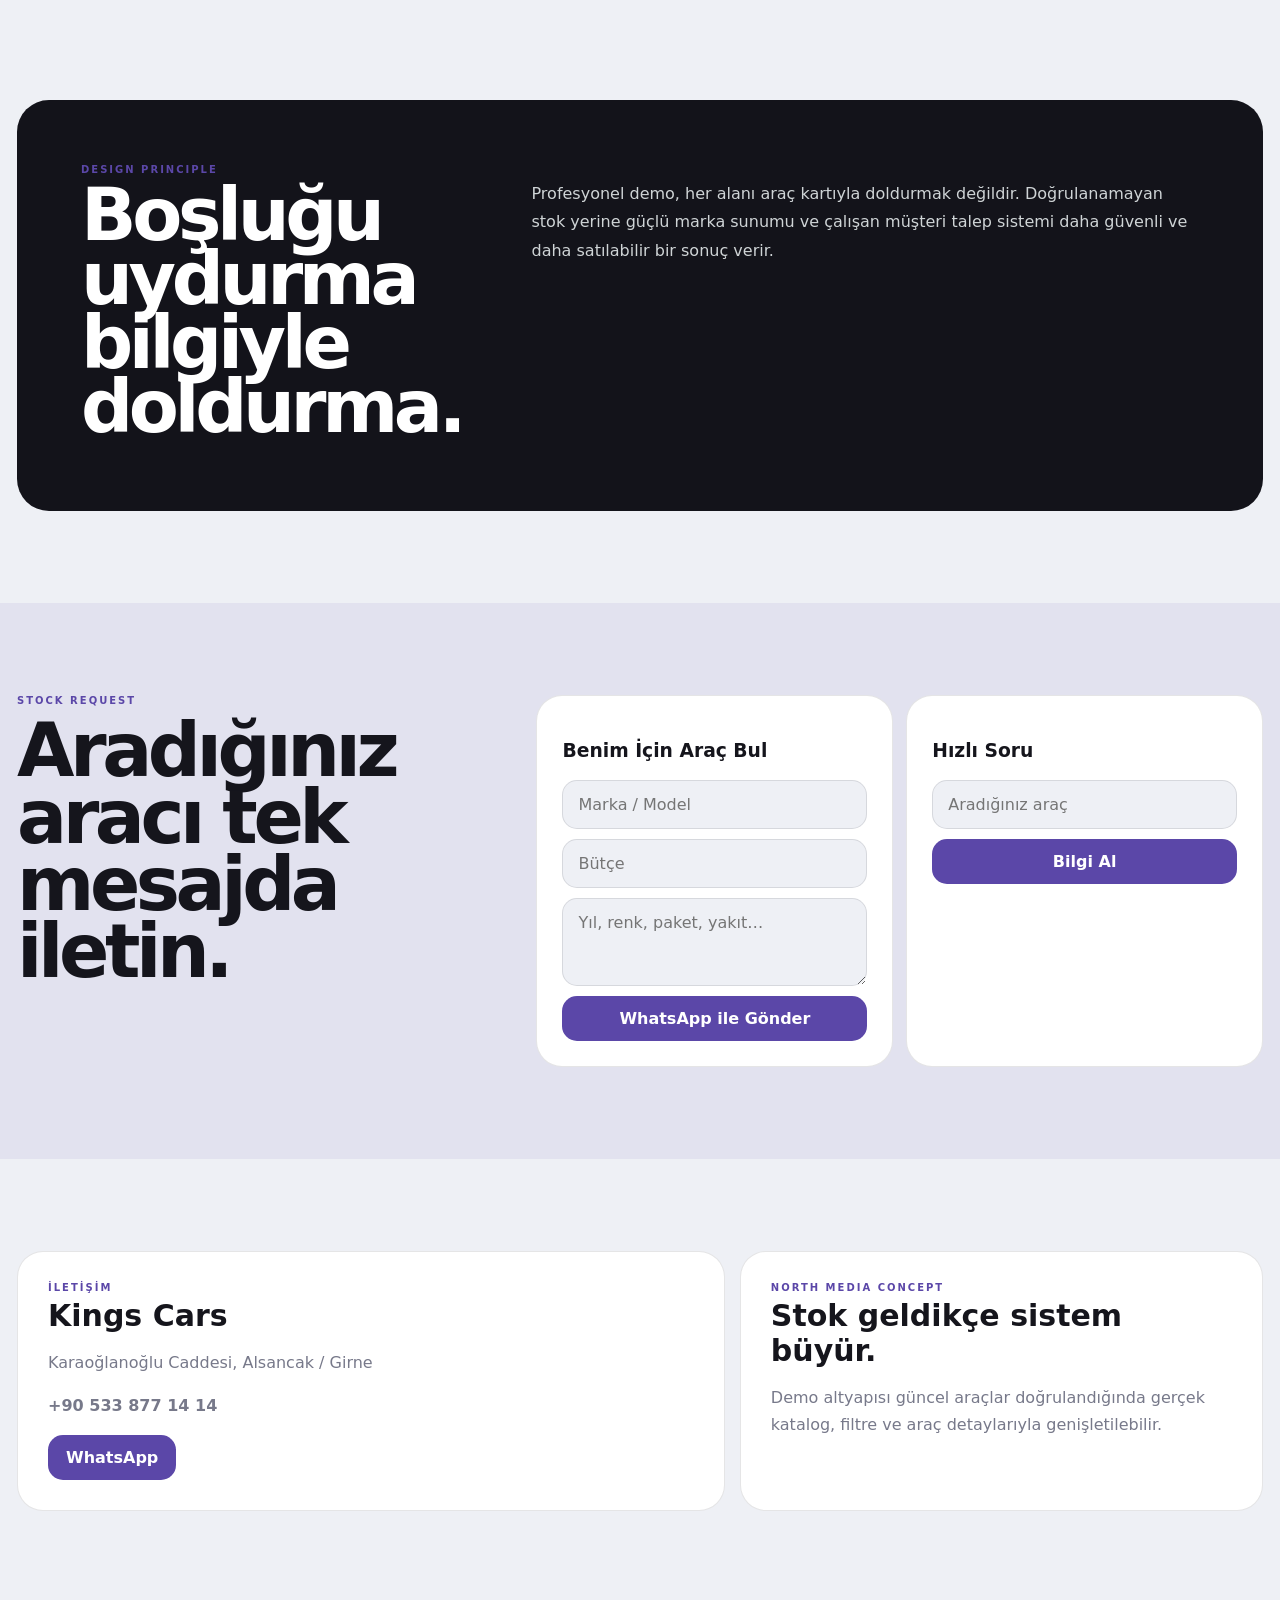
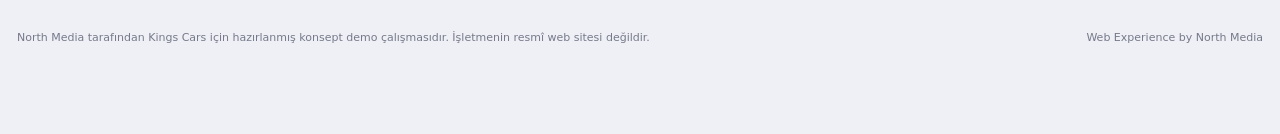
<file: kingscars/index.html>
<!doctype html><html lang="tr"><head><meta charset="utf-8"><meta name="viewport" content="width=device-width,initial-scale=1,viewport-fit=cover"><title>Kings Cars | North Media Demo</title><meta name="description" content="Kings Cars için doğrulanmış işletme bilgileriyle hazırlanmış özel dijital showroom demo konsepti."><link rel="stylesheet" href="../gallery-batch.css"><style>:root{--bg:#eef0f5;--ink:#15151c;--accent:#5b47a8;--panel:#ffffff;--line:rgba(21,21,28,.11);--muted:#77798a;--dark:#13131a}</style></head><body class="private"><header><div class="wrap nav"><a class="brand" href="#top"><div class="mark">KC</div><div><b>KINGS CARS</b><small>ALSANCAK • GİRNE</small></div></a><nav class="links"><a href="#stock">Showroom</a><a href="#story">Konsept</a><a href="#request">Araç Talebi</a><a href="#contact">İletişim</a></nav><a class="cta" href="https://wa.me/905338771414" target="_blank">WhatsApp</a></div></header><main id="top"><section class="hero"><div class="wrap heroShell"><div class="heroCopy"><div class="eyebrow">KARA OĞLANOĞLU • ALSANCAK</div><h1>Doğru araç, doğru çevre.</h1><p>Kings Cars için güvenilir biçimde doğrulanabilen işletme bilgilerini merkeze alan; gereksiz veri ve uydurma stok kullanmadan marka hissini güçlendiren dijital showroom konsepti.</p><div style="margin-top:24px"><a class="cta" href="#request">Güncel Stok Sor</a></div></div><div class="heroVisual" data-word="KINGS"><div class="heroStats"><span class="pill">Kings Cars</span><span class="pill">Alsancak / Girne</span></div><div class="carline"></div></div></div><div class="wrap strip"><div><b>İbrahim Kumancı</b><span>İşletme bağlantısı</span></div><div><b>Alsancak / Girne</b><span>Doğrulanan konum</span></div><div><b>+90 533 877 14 14</b><span>Doğrudan iletişim</span></div></div></section><section class="section" id="stock"><div class="wrap"><div class="head"><div><div class="eyebrow">CURRENT STOCK</div><h2>Doğrulanmayan aracı göstermiyoruz.</h2></div><p>Kamuya açık kaynaklarda güvenilir güncel stok verisi yeterli olmadığı için demo sahte araçlarla doldurulmadı. Bunun yerine müşteriyi güncel stok talebine yönlendiren daha dürüst bir akış kuruldu.</p></div><div class="empty"><div class="eyebrow">GÜNCEL STOK TALEBİ</div><h3 style="font-size:34px;margin:12px 0">Aradığınız araç için doğrudan Kings Cars’a ulaşın.</h3><p>Marka, model ve bütçenizi gönderin. Gerçek stok daha sonra doğrulanıp bu dijital showrooma bağlanabilir.</p><a class="cta" href="#request">Araç Talebi Oluştur</a></div></div></section><section class="section" id="story"><div class="wrap statement"><div><div class="eyebrow">DESIGN PRINCIPLE</div><h2>Boşluğu uydurma bilgiyle doldurma.</h2></div><p>Profesyonel demo, her alanı araç kartıyla doldurmak değildir. Doğrulanamayan stok yerine güçlü marka sunumu ve çalışan müşteri talep sistemi daha güvenli ve daha satılabilir bir sonuç verir.</p></div></section><section class="section lead" id="request"><div class="wrap leadgrid"><div><div class="eyebrow">STOCK REQUEST</div><h2>Aradığınız aracı tek mesajda iletin.</h2></div><div class="forms"><div class="card"><h3>Benim İçin Araç Bul</h3><form onsubmit="galleryFindCar(event)"><input id="brand" placeholder="Marka / Model" required><input id="budget" placeholder="Bütçe"><textarea id="note" placeholder="Yıl, renk, paket, yakıt…"></textarea><button class="cta">WhatsApp ile Gönder</button></form></div><div class="card"><h3>Hızlı Soru</h3><form onsubmit="galleryAsk(event)"><input id="askcar" placeholder="Aradığınız araç" required><button class="cta">Bilgi Al</button></form></div></div></div></section><section class="section" id="contact"><div class="wrap contact"><div class="box"><div class="eyebrow">İLETİŞİM</div><h3>Kings Cars</h3><p>Karaoğlanoğlu Caddesi, Alsancak / Girne</p><p><b>+90 533 877 14 14</b></p><a class="cta" href="https://wa.me/905338771414">WhatsApp</a></div><div class="box"><div class="eyebrow">NORTH MEDIA CONCEPT</div><h3>Stok geldikçe sistem büyür.</h3><p>Demo altyapısı güncel araçlar doğrulandığında gerçek katalog, filtre ve araç detaylarıyla genişletilebilir.</p></div></div></section></main><footer><div class="wrap footerin"><div>North Media tarafından Kings Cars için hazırlanmış konsept demo çalışmasıdır. İşletmenin resmî web sitesi değildir.</div><div>Web Experience by North Media</div></div></footer><div class="mobile"><a class="call" href="tel:+905338771414">Ara</a><a class="wa" href="https://wa.me/905338771414">WhatsApp</a></div><div class="modal" id="modal"><div class="modalbox"><button class="close" onclick="modal.classList.remove('open')">×</button><div class="modalhero"></div><div class="modalcopy"><div class="eyebrow" id="mtag"></div><h3 id="mname"></h3><p id="mmeta"></p><a id="mwa" class="cta">WhatsApp’tan Bilgi Al</a></div></div></div><script>window.galleryPhone='905338771414';window.galleryCars=[]</script><script src="../gallery-batch.js"></script></body></html>
</file>
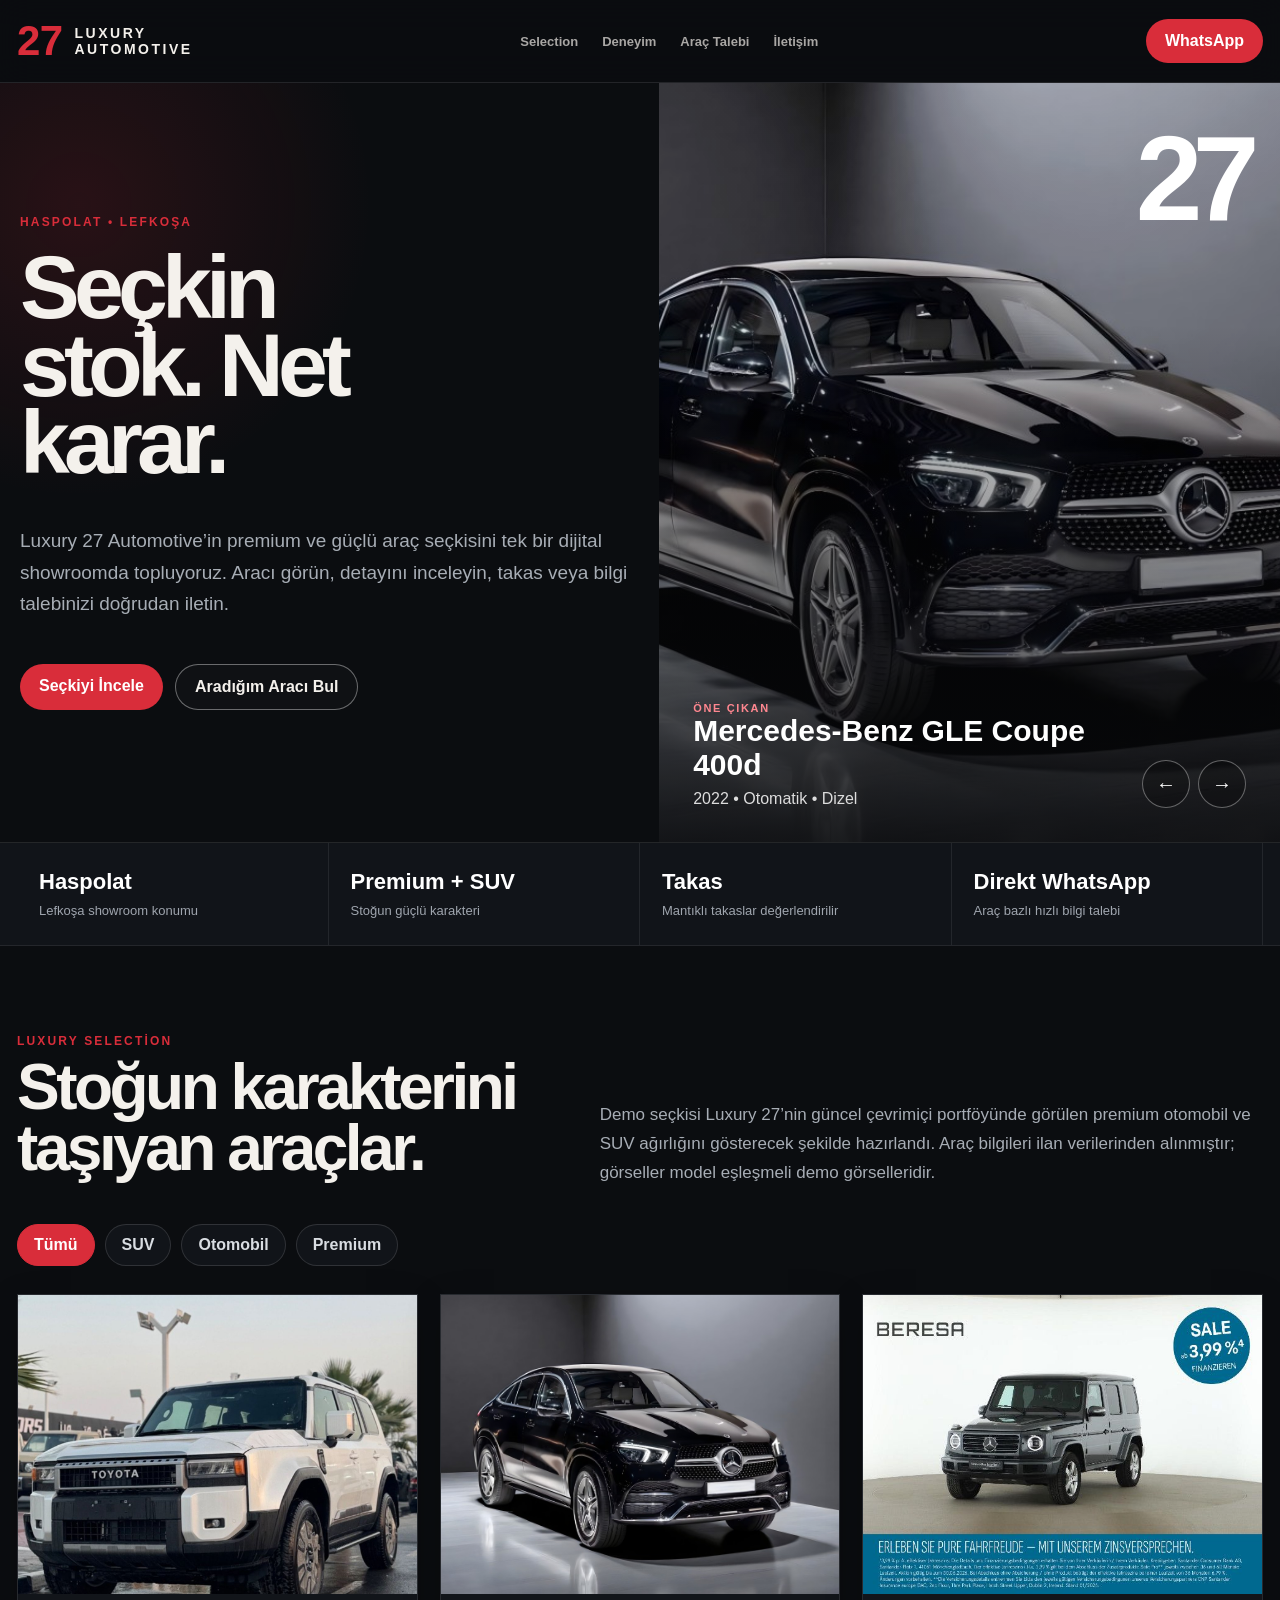
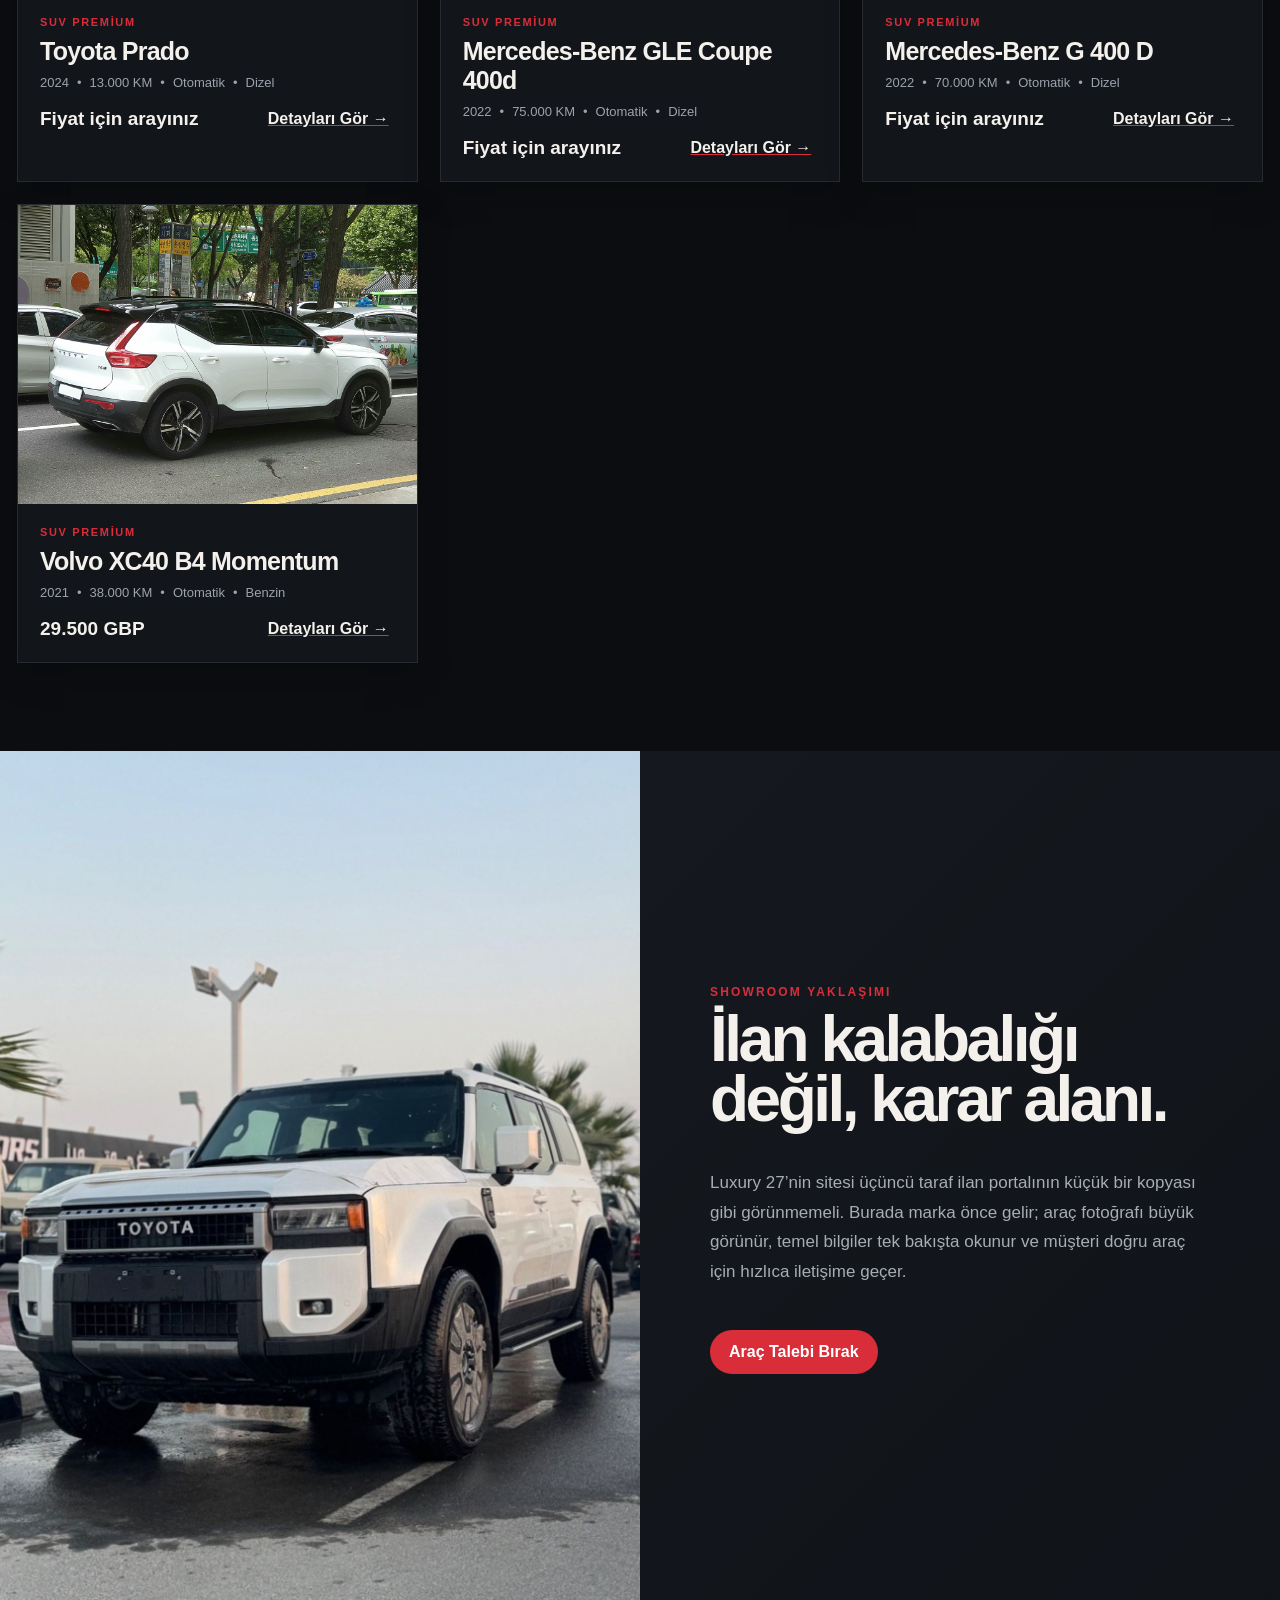
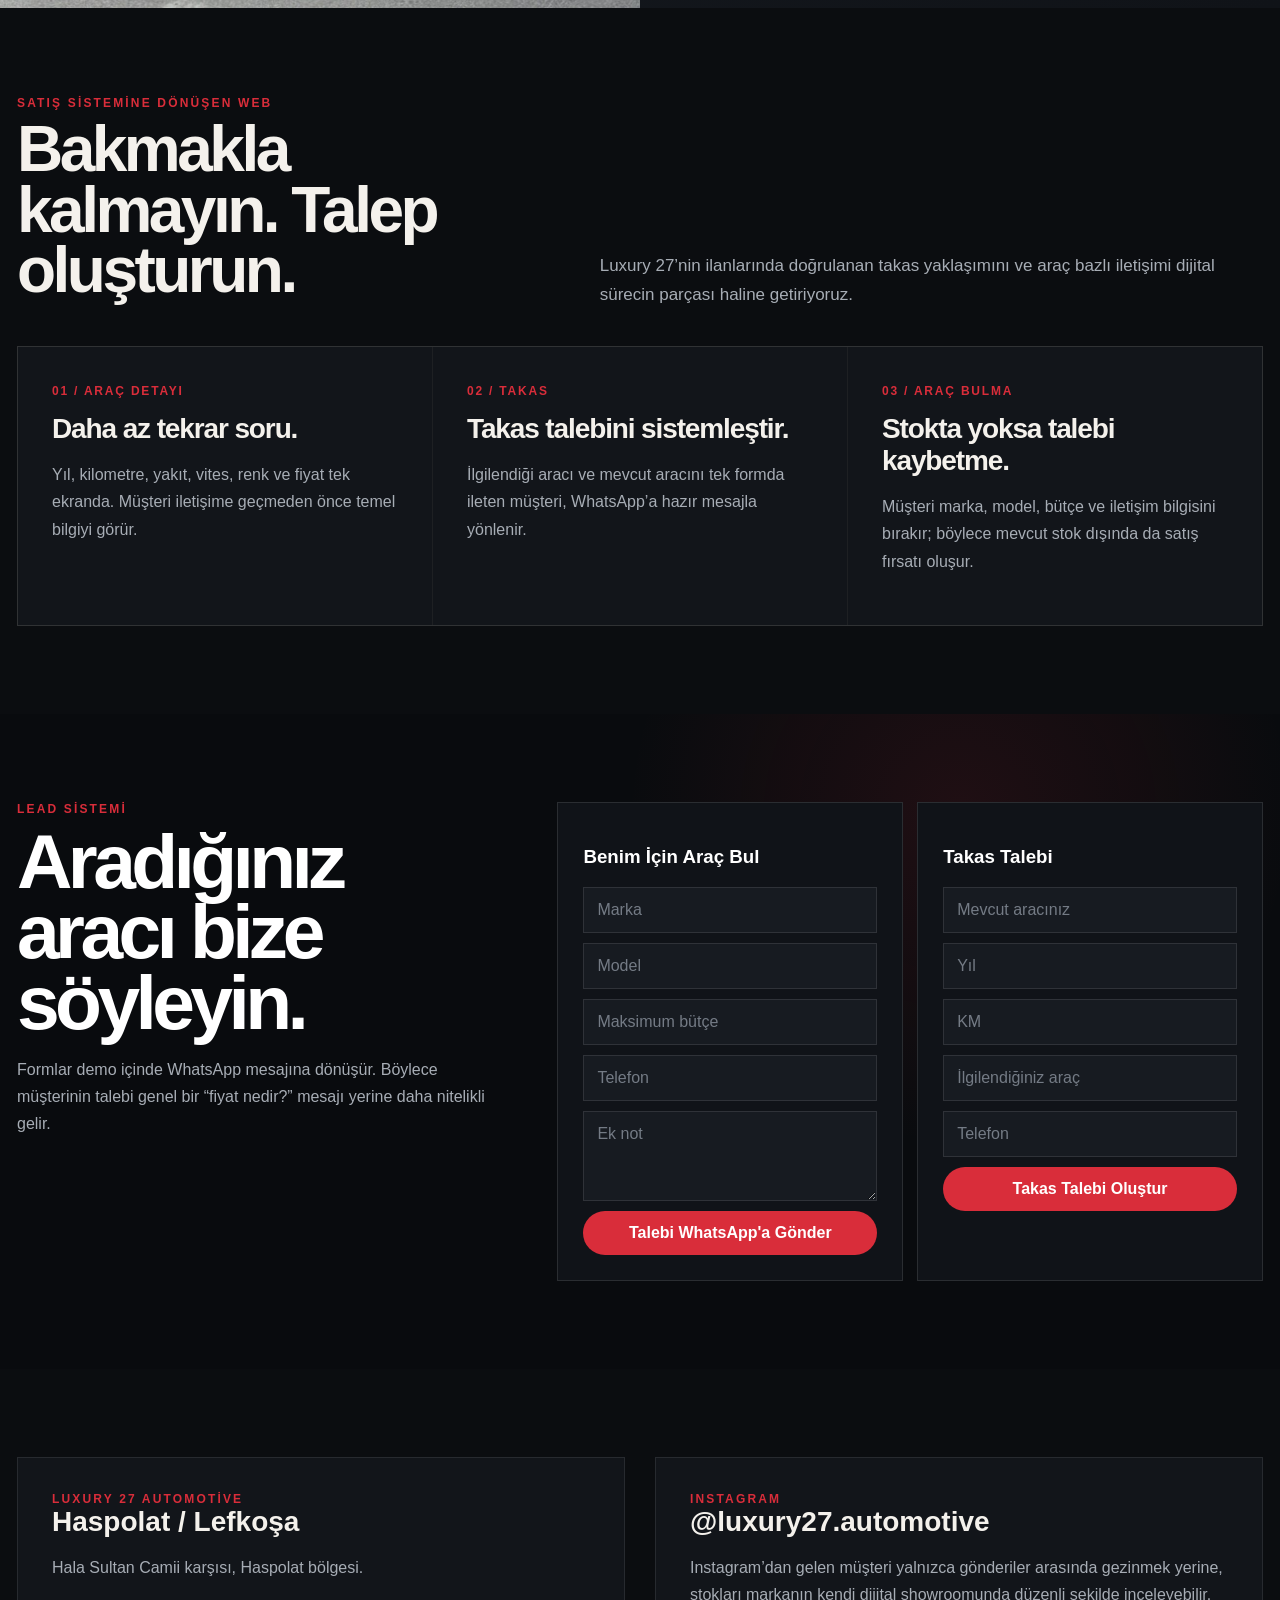
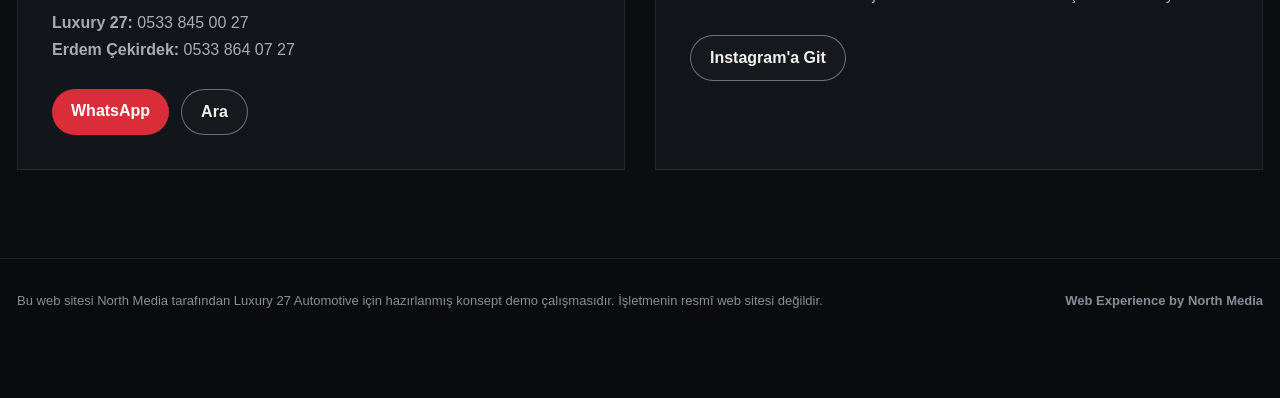
<file: luxury27/index.html>
<!doctype html><html lang="tr"><head><meta charset="utf-8"><meta name="viewport" content="width=device-width,initial-scale=1"><title>Luxury 27 Automotive | Premium Selection</title><meta name="description" content="Luxury 27 Automotive için North Media tarafından hazırlanan premium dijital showroom konsepti."><style>:root{--ink:#111318;--paper:#f4f1ea;--signal:#d62232;--line:rgba(17,19,24,.14)}*{box-sizing:border-box}html{scroll-behavior:smooth}body{margin:0;background:var(--paper);color:var(--ink);font-family:Arial,Helvetica,sans-serif}a{text-decoration:none;color:inherit}button,input,select,textarea{font:inherit}.wrap{width:min(1320px,calc(100% - 34px));margin:auto}.top{position:sticky;top:0;z-index:40;background:rgba(244,241,234,.92);backdrop-filter:blur(16px);border-bottom:1px solid var(--line)}.topin{height:82px;display:flex;align-items:center;justify-content:space-between;gap:18px}.logo{display:flex;align-items:center;gap:12px;font-weight:900;letter-spacing:-.04em}.logo27{font-size:42px;color:var(--signal)}.logotxt{font-size:14px;letter-spacing:.18em}.nav{display:flex;gap:24px;font-size:13px;font-weight:700}.nav a{opacity:.65}.pill{border:0;border-radius:999px;padding:13px 19px;background:var(--ink);color:#fff;font-weight:800;cursor:pointer}.pill.red{background:var(--signal)}.ghost{border:1px solid var(--ink);border-radius:999px;padding:13px 19px;background:transparent;font-weight:800}.hero{min-height:760px;display:grid;grid-template-columns:1.03fr .97fr;border-bottom:1px solid var(--line)}.heroCopy{padding:85px max(20px,calc((100vw - 1320px)/2));display:flex;flex-direction:column;justify-content:center}.eyebrow{font-size:12px;font-weight:900;letter-spacing:.18em;text-transform:uppercase;color:var(--signal)}h1{font-size:clamp(54px,7vw,108px);line-height:.87;letter-spacing:-.065em;margin:20px 0 24px;max-width:8ch}.heroCopy p{font-size:19px;line-height:1.65;max-width:640px;color:#5c6068}.heroBtns{display:flex;gap:12px;flex-wrap:wrap;margin-top:26px}.heroVisual{position:relative;background:var(--ink);overflow:hidden}.heroVisual img{width:100%;height:100%;object-fit:cover;opacity:.9}.heroVisual:after{content:"";position:absolute;inset:0;background:linear-gradient(180deg,transparent 45%,rgba(17,19,24,.76))}.big27{position:absolute;top:26px;right:30px;z-index:2;color:#fff;font-size:120px;font-weight:900;letter-spacing:-.08em}.heroInfo{position:absolute;left:34px;right:34px;bottom:34px;z-index:3;color:#fff;display:flex;justify-content:space-between;align-items:end;gap:18px}.heroInfo h3{font-size:30px;margin:0 0 8px}.heroInfo p{margin:0;color:#ddd}.arrows{display:flex;gap:8px}.arr{width:48px;height:48px;border-radius:50%;border:1px solid rgba(255,255,255,.35);background:rgba(0,0,0,.25);color:#fff;font-size:20px}.facts{background:var(--ink);color:#fff}.factgrid{display:grid;grid-template-columns:repeat(4,1fr)}.fact{padding:26px 22px;border-right:1px solid rgba(255,255,255,.1)}.fact b{display:block;font-size:22px;margin-bottom:6px}.fact span{font-size:13px;color:#bfc2c7}.section{padding:88px 0}.sectionHead{display:grid;grid-template-columns:.9fr 1.1fr;gap:40px;align-items:end;margin-bottom:36px}.sectionHead h2{font-size:clamp(40px,5vw,74px);letter-spacing:-.055em;line-height:.95;margin:9px 0}.sectionHead p{margin:0;color:#686c74;font-size:17px;line-height:1.7}.filters{display:flex;gap:10px;flex-wrap:wrap;margin-bottom:28px}.filters button{border:1px solid var(--line);background:transparent;border-radius:999px;padding:11px 16px;font-weight:800}.filters button.on{background:var(--ink);color:#fff}.cars{display:grid;grid-template-columns:repeat(3,1fr);gap:22px}.car{background:#fff;border:1px solid var(--line);overflow:hidden;transition:.28s}.car:hover{transform:translateY(-4px);box-shadow:0 20px 45px rgba(17,19,24,.11)}.carImg{aspect-ratio:4/3;overflow:hidden;background:#d8d8d8}.carImg img{width:100%;height:100%;object-fit:cover}.carBody{padding:22px}.tiny{font-size:11px;letter-spacing:.15em;font-weight:900;text-transform:uppercase;color:var(--signal)}.car h3{font-size:25px;letter-spacing:-.03em;margin:9px 0}.meta{display:flex;gap:8px;flex-wrap:wrap;color:#747780;font-size:13px;margin-bottom:18px}.price{font-weight:900;font-size:19px}.carFoot{display:flex;align-items:center;justify-content:space-between;gap:12px}.detail{border:0;background:none;font-weight:900;text-decoration:underline}.statement{background:#dfe1e4}.statementGrid{display:grid;grid-template-columns:1fr 1fr;min-height:620px}.statementVisual img{width:100%;height:100%;object-fit:cover}.statementCopy{padding:70px;display:flex;flex-direction:column;justify-content:center}.statementCopy h2{font-size:clamp(42px,5vw,76px);line-height:.94;letter-spacing:-.055em;margin:10px 0 22px}.statementCopy p{color:#555a62;line-height:1.75;font-size:17px}.serviceGrid{display:grid;grid-template-columns:repeat(3,1fr);gap:1px;background:var(--line);border:1px solid var(--line)}.service{background:var(--paper);padding:34px}.service i{font-style:normal;color:var(--signal);font-size:12px;font-weight:900;letter-spacing:.15em}.service h3{font-size:28px;letter-spacing:-.04em;margin:14px 0 10px}.service p{color:#666b72;line-height:1.7}.leadSection{background:var(--ink);color:#fff}.leadGrid{display:grid;grid-template-columns:.8fr 1.2fr;gap:70px}.leadGrid h2{font-size:clamp(44px,6vw,82px);line-height:.92;letter-spacing:-.06em;margin:10px 0 18px}.leadGrid p{color:#b9bdc4;line-height:1.7}.forms{display:grid;grid-template-columns:1fr 1fr;gap:14px}.formCard{border:1px solid rgba(255,255,255,.16);padding:25px}.formCard form{display:grid;gap:10px}.formCard input,.formCard textarea{width:100%;background:#1a1d23;border:1px solid rgba(255,255,255,.12);color:#fff;padding:13px}.formCard textarea{min-height:90px}.contact{display:grid;grid-template-columns:1fr 1fr;gap:30px}.contactBox{background:#fff;border:1px solid var(--line);padding:34px}.contactBox h3{font-size:28px;margin:0 0 16px}.contactBox p{color:#686c74;line-height:1.7}.footer{padding:34px 0 90px;border-top:1px solid var(--line);font-size:13px;color:#6b7077}.footin{display:flex;justify-content:space-between;gap:30px}.modal{position:fixed;inset:0;z-index:80;background:rgba(0,0,0,.72);display:none;align-items:center;justify-content:center;padding:20px}.modal.open{display:flex}.modalBox{width:min(1040px,100%);background:var(--paper);display:grid;grid-template-columns:1.1fr .9fr;position:relative}.modalBox img{width:100%;height:100%;min-height:560px;object-fit:cover}.modalCopy{padding:36px}.modalCopy h3{font-size:38px;letter-spacing:-.04em;margin:10px 0}.specs{display:grid;grid-template-columns:1fr 1fr;gap:10px;margin:22px 0}.spec{border-top:1px solid var(--line);padding-top:10px}.spec span{font-size:11px;color:#777}.spec b{display:block;margin-top:4px}.close{position:absolute;right:14px;top:14px;width:42px;height:42px;border-radius:50%;border:0;background:var(--ink);color:#fff}.mobilebar{display:none}@media(max-width:980px){.hero{grid-template-columns:1fr}.heroVisual{min-height:600px}.factgrid,.cars,.serviceGrid{grid-template-columns:repeat(2,1fr)}.sectionHead,.statementGrid,.leadGrid,.contact,.modalBox{grid-template-columns:1fr}.nav{display:none}}@media(max-width:640px){.wrap{width:min(100% - 22px,1320px)}.topin{height:68px}.top .pill{display:none}.heroCopy{padding:55px 18px}.heroVisual{min-height:460px}.heroInfo{left:18px;right:18px;bottom:18px}.big27{font-size:82px;right:18px}.factgrid,.cars,.serviceGrid,.forms{grid-template-columns:1fr}.section{padding:64px 0}.statementCopy{padding:45px 24px}.mobilebar{display:flex;position:fixed;left:10px;right:10px;bottom:10px;z-index:60;background:rgba(17,19,24,.94);padding:8px;gap:8px}.mobilebar a{flex:1;text-align:center}.footin{flex-direction:column}.modal{padding:8px;align-items:flex-end}.modalBox{max-height:94vh;overflow:auto}.modalBox img{min-height:320px}}
/* Luxury 27 unified dark automotive palette */
:root{--ink:#f4f1ec;--paper:#0b0d10;--signal:#d92d3a;--line:rgba(255,255,255,.10)}
body{background:#0b0d10;color:#f4f1ec}
.top{background:rgba(11,13,16,.92);border-bottom-color:rgba(255,255,255,.10)}
.nav a{color:#f4f1ec;opacity:.68}.nav a:hover{opacity:1}.logotxt{color:#f4f1ec}
.pill{background:#f4f1ec;color:#0b0d10}.pill.red{background:#d92d3a;color:#fff}.ghost{border-color:rgba(255,255,255,.38);color:#f4f1ec;background:rgba(255,255,255,.02)}
.hero{background:#0b0d10;border-bottom-color:rgba(255,255,255,.10)}
.heroCopy{background:radial-gradient(circle at 12% 16%,rgba(217,45,58,.14),transparent 34%),#0b0d10}
.heroCopy p,.sectionHead p,.service p,.contactBox p,.statementCopy p{color:#a7adb5}
.heroVisual{background:#08090b}.heroVisual:after{background:linear-gradient(180deg,rgba(8,9,11,.02) 32%,rgba(8,9,11,.88) 100%)}
.facts{background:#111419;border-bottom:1px solid rgba(255,255,255,.08)}.fact{border-right-color:rgba(255,255,255,.08)}.fact span{color:#9fa5ae}
.section{background:#0b0d10}.filters button{color:#d9dde2;border-color:rgba(255,255,255,.13);background:#111419}.filters button:hover{border-color:rgba(217,45,58,.6)}.filters button.on{background:#d92d3a;color:#fff;border-color:#d92d3a}
.car{background:#12151a;border-color:rgba(255,255,255,.09);box-shadow:0 12px 35px rgba(0,0,0,.18)}.car:hover{box-shadow:0 24px 55px rgba(0,0,0,.36)}.carImg{background:#181c22}.car h3,.price,.detail{color:#f4f1ec}.meta{color:#9da3ac}.detail{text-decoration-color:#d92d3a}
.statement{background:#111419}.statementCopy{background:linear-gradient(135deg,#15191f 0%,#101318 100%)}.statementCopy h2{color:#f4f1ec}
.serviceGrid{background:rgba(255,255,255,.08);border-color:rgba(255,255,255,.08)}.service{background:#12151a}.service h3{color:#f4f1ec}
.leadSection{background:radial-gradient(circle at 75% 15%,rgba(217,45,58,.11),transparent 30%),#090b0e}.leadGrid p{color:#a7adb5}.formCard{background:#101318;border-color:rgba(255,255,255,.11)}.formCard input,.formCard textarea{background:#171b21;border-color:rgba(255,255,255,.10);color:#f4f1ec}.formCard input::placeholder,.formCard textarea::placeholder{color:#747b85}
.contactBox{background:#12151a;border-color:rgba(255,255,255,.09)}.contactBox h3{color:#f4f1ec}.footer{border-top-color:rgba(255,255,255,.09);color:#878e98;background:#090b0e}
.modal{background:rgba(0,0,0,.82)}.modalBox{background:#12151a;color:#f4f1ec;box-shadow:0 35px 100px rgba(0,0,0,.5)}.spec{border-top-color:rgba(255,255,255,.10)}.spec span{color:#8f969f}.close{background:#d92d3a;color:#fff}
.mobilebar{background:rgba(9,11,14,.96);border:1px solid rgba(255,255,255,.08);box-shadow:0 12px 40px rgba(0,0,0,.45)}
::selection{background:#d92d3a;color:#fff}
</style></head><body><header class="top"><div class="wrap topin"><a class="logo" href="#top"><span class="logo27">27</span><span class="logotxt">LUXURY<br>AUTOMOTIVE</span></a><nav class="nav"><a href="#selection">Selection</a><a href="#experience">Deneyim</a><a href="#request">Araç Talebi</a><a href="#contact">İletişim</a></nav><a class="pill red" href="https://wa.me/905338450027" target="_blank">WhatsApp</a></div></header><main id="top"><section class="hero"><div class="heroCopy"><div class="eyebrow">Haspolat • Lefkoşa</div><h1>Seçkin stok. Net karar.</h1><p>Luxury 27 Automotive’in premium ve güçlü araç seçkisini tek bir dijital showroomda topluyoruz. Aracı görün, detayını inceleyin, takas veya bilgi talebinizi doğrudan iletin.</p><div class="heroBtns"><a class="pill red" href="#selection">Seçkiyi İncele</a><a class="ghost" href="#request">Aradığım Aracı Bul</a></div></div><div class="heroVisual"><div class="big27">27</div><img id="heroImg" src="assets/gle.jpg" alt="Luxury 27 öne çıkan araç"><div class="heroInfo"><div><div class="tiny" style="color:#ff8790">Öne çıkan</div><h3 id="heroTitle">Mercedes-Benz GLE Coupe 400d</h3><p id="heroMeta">2022 • Otomatik • Dizel</p></div><div class="arrows"><button class="arr" onclick="slide(-1)">←</button><button class="arr" onclick="slide(1)">→</button></div></div></div></section><section class="facts"><div class="wrap factgrid"><div class="fact"><b>Haspolat</b><span>Lefkoşa showroom konumu</span></div><div class="fact"><b>Premium + SUV</b><span>Stoğun güçlü karakteri</span></div><div class="fact"><b>Takas</b><span>Mantıklı takaslar değerlendirilir</span></div><div class="fact"><b>Direkt WhatsApp</b><span>Araç bazlı hızlı bilgi talebi</span></div></div></section><section class="section" id="selection"><div class="wrap"><div class="sectionHead"><div><div class="eyebrow">Luxury Selection</div><h2>Stoğun karakterini taşıyan araçlar.</h2></div><p>Demo seçkisi Luxury 27’nin güncel çevrimiçi portföyünde görülen premium otomobil ve SUV ağırlığını gösterecek şekilde hazırlandı. Araç bilgileri ilan verilerinden alınmıştır; görseller model eşleşmeli demo görselleridir.</p></div><div class="filters"><button class="on" data-f="all">Tümü</button><button data-f="SUV">SUV</button><button data-f="Otomobil">Otomobil</button><button data-f="Premium">Premium</button></div><div class="cars" id="cars"></div></div></section><section class="statement" id="experience"><div class="statementGrid"><div class="statementVisual"><img src="assets/prado.jpg" alt="Toyota Prado"></div><div class="statementCopy"><div class="eyebrow">Showroom yaklaşımı</div><h2>İlan kalabalığı değil, karar alanı.</h2><p>Luxury 27’nin sitesi üçüncü taraf ilan portalının küçük bir kopyası gibi görünmemeli. Burada marka önce gelir; araç fotoğrafı büyük görünür, temel bilgiler tek bakışta okunur ve müşteri doğru araç için hızlıca iletişime geçer.</p><div class="heroBtns"><a class="pill red" href="#request">Araç Talebi Bırak</a></div></div></div></section><section class="section"><div class="wrap"><div class="sectionHead"><div><div class="eyebrow">Satış sistemine dönüşen web</div><h2>Bakmakla kalmayın. Talep oluşturun.</h2></div><p>Luxury 27’nin ilanlarında doğrulanan takas yaklaşımını ve araç bazlı iletişimi dijital sürecin parçası haline getiriyoruz.</p></div><div class="serviceGrid"><div class="service"><i>01 / ARAÇ DETAYI</i><h3>Daha az tekrar soru.</h3><p>Yıl, kilometre, yakıt, vites, renk ve fiyat tek ekranda. Müşteri iletişime geçmeden önce temel bilgiyi görür.</p></div><div class="service"><i>02 / TAKAS</i><h3>Takas talebini sistemleştir.</h3><p>İlgilendiği aracı ve mevcut aracını tek formda ileten müşteri, WhatsApp’a hazır mesajla yönlenir.</p></div><div class="service"><i>03 / ARAÇ BULMA</i><h3>Stokta yoksa talebi kaybetme.</h3><p>Müşteri marka, model, bütçe ve iletişim bilgisini bırakır; böylece mevcut stok dışında da satış fırsatı oluşur.</p></div></div></div></section><section class="section leadSection" id="request"><div class="wrap leadGrid"><div><div class="eyebrow">Lead sistemi</div><h2>Aradığınız aracı bize söyleyin.</h2><p>Formlar demo içinde WhatsApp mesajına dönüşür. Böylece müşterinin talebi genel bir “fiyat nedir?” mesajı yerine daha nitelikli gelir.</p></div><div class="forms"><div class="formCard"><h3>Benim İçin Araç Bul</h3><form id="findForm"><input name="brand" placeholder="Marka"><input name="model" placeholder="Model"><input name="budget" placeholder="Maksimum bütçe"><input name="phone" placeholder="Telefon"><textarea name="note" placeholder="Ek not"></textarea><button class="pill red" type="submit">Talebi WhatsApp'a Gönder</button></form></div><div class="formCard"><h3>Takas Talebi</h3><form id="tradeForm"><input name="current" placeholder="Mevcut aracınız"><input name="year" placeholder="Yıl"><input name="km" placeholder="KM"><input name="interest" placeholder="İlgilendiğiniz araç"><input name="phone" placeholder="Telefon"><button class="pill red" type="submit">Takas Talebi Oluştur</button></form></div></div></div></section><section class="section" id="contact"><div class="wrap contact"><div class="contactBox"><div class="eyebrow">Luxury 27 Automotive</div><h3>Haspolat / Lefkoşa</h3><p>Hala Sultan Camii karşısı, Haspolat bölgesi.<br><br><b>Luxury 27:</b> 0533 845 00 27<br><b>Erdem Çekirdek:</b> 0533 864 07 27</p><div class="heroBtns"><a class="pill red" href="https://wa.me/905338450027" target="_blank">WhatsApp</a><a class="ghost" href="tel:+905338450027">Ara</a></div></div><div class="contactBox"><div class="eyebrow">Instagram</div><h3>@luxury27.automotive</h3><p>Instagram’dan gelen müşteri yalnızca gönderiler arasında gezinmek yerine, stokları markanın kendi dijital showroomunda düzenli şekilde inceleyebilir.</p><div class="heroBtns"><a class="ghost" href="https://www.instagram.com/luxury27.automotive/" target="_blank">Instagram'a Git</a></div></div></div></section></main><footer class="footer"><div class="wrap footin"><div>Bu web sitesi North Media tarafından Luxury 27 Automotive için hazırlanmış konsept demo çalışmasıdır. İşletmenin resmî web sitesi değildir.</div><div><b>Web Experience by North Media</b></div></div></footer><div class="mobilebar"><a class="pill" href="tel:+905338450027">Ara</a><a class="pill red" href="https://wa.me/905338450027" target="_blank">WhatsApp</a></div><div class="modal" id="modal"><div class="modalBox"><button class="close" onclick="closeModal()">×</button><img id="mImg"><div class="modalCopy"><div class="eyebrow" id="mCat"></div><h3 id="mTitle"></h3><div class="price" id="mPrice"></div><div class="specs"><div class="spec"><span>Yıl</span><b id="mYear"></b></div><div class="spec"><span>KM</span><b id="mKm"></b></div><div class="spec"><span>Yakıt</span><b id="mFuel"></b></div><div class="spec"><span>Vites</span><b id="mTrans"></b></div><div class="spec"><span>Renk</span><b id="mColor"></b></div><div class="spec"><span>Kasa</span><b id="mBody"></b></div></div><p id="mDesc" style="color:#666;line-height:1.65"></p><a class="pill red" id="mWa" target="_blank">WhatsApp'tan Bilgi Al</a></div></div></div><script>const cars=[{id:'prado',title:'Toyota Prado',year:'2024',km:'13.000',price:'Fiyat için arayınız',fuel:'Dizel',trans:'Otomatik',color:'Beyaz',body:'SUV',cat:'SUV Premium',img:'assets/prado.jpg',desc:'Luxury 27 güncel portföyünde 2024 model Toyota Prado olarak listelenmiştir.'},{id:'gle',title:'Mercedes-Benz GLE Coupe 400d',year:'2022',km:'75.000',price:'Fiyat için arayınız',fuel:'Dizel',trans:'Otomatik',color:'Siyah',body:'SUV Coupe',cat:'SUV Premium',img:'assets/gle.jpg',desc:'Luxury 27 portföyünde 2022 model GLE Coupe 400d olarak yer alıyor.'},{id:'g400',title:'Mercedes-Benz G 400 D',year:'2022',km:'70.000',price:'Fiyat için arayınız',fuel:'Dizel',trans:'Otomatik',color:'Beyaz',body:'SUV / 4x4',cat:'SUV Premium',img:'assets/g400.jpg',desc:'Luxury 27 portföyünde 2022 model G Serisi 400 D olarak listeleniyor.'},{id:'xc40',title:'Volvo XC40 B4 Momentum',year:'2021',km:'38.000',price:'29.500 GBP',fuel:'Benzin',trans:'Otomatik',color:'Beyaz',body:'SUV',cat:'SUV Premium',img:'assets/xc40.jpg',desc:'B4 Momentum; 360 kamera, Pilot Assist, adaptif cruise control ve ısıtmalı koltuklarla listeleniyor.'}];let heroI=0;const heroCars=cars.slice(0,4);function renderHero(){const c=heroCars[heroI];heroImg.src=c.img;heroTitle.textContent=c.title;heroMeta.textContent=`${c.year} • ${c.trans} • ${c.fuel}`}function slide(d){heroI=(heroI+d+heroCars.length)%heroCars.length;renderHero()}setInterval(()=>slide(1),7000);const box=document.getElementById('cars');let filt='all';function draw(){box.innerHTML=cars.filter(c=>filt==='all'||c.cat.includes(filt)).map(c=>`<article class="car"><div class="carImg"><img src="${c.img}" alt="${c.year} ${c.title}" onerror="this.style.opacity=.15"></div><div class="carBody"><div class="tiny">${c.cat}</div><h3>${c.title}</h3><div class="meta"><span>${c.year}</span><span>•</span><span>${c.km} KM</span><span>•</span><span>${c.trans}</span><span>•</span><span>${c.fuel}</span></div><div class="carFoot"><div class="price">${c.price}</div><button class="detail" onclick="openModal('${c.id}')">Detayları Gör →</button></div></div></article>`).join('')}document.querySelectorAll('.filters button').forEach(b=>b.onclick=()=>{document.querySelectorAll('.filters button').forEach(x=>x.classList.remove('on'));b.classList.add('on');filt=b.dataset.f;draw()});draw();function openModal(id){const c=cars.find(x=>x.id===id);mImg.src=c.img;mCat.textContent=c.cat;mTitle.textContent=c.title;mPrice.textContent=c.price;mYear.textContent=c.year;mKm.textContent=c.km;mFuel.textContent=c.fuel;mTrans.textContent=c.trans;mColor.textContent=c.color;mBody.textContent=c.body;mDesc.textContent=c.desc;mWa.href='https://wa.me/905338450027?text='+encodeURIComponent(`Merhaba, web sitenizde bulunan ${c.year} ${c.title} hakkında bilgi almak istiyorum.`);modal.classList.add('open')}function closeModal(){modal.classList.remove('open')}modal.onclick=e=>{if(e.target===modal)closeModal()};findForm.onsubmit=e=>{e.preventDefault();const d=new FormData(findForm);window.open('https://wa.me/905338450027?text='+encodeURIComponent(`Merhaba, aradığım araç için yardımcı olabilir misiniz?\nMarka: ${d.get('brand')}\nModel: ${d.get('model')}\nBütçe: ${d.get('budget')}\nTelefon: ${d.get('phone')}\nNot: ${d.get('note')}`),'_blank')};tradeForm.onsubmit=e=>{e.preventDefault();const d=new FormData(tradeForm);window.open('https://wa.me/905338450027?text='+encodeURIComponent(`Merhaba, aracımı takasa vermek istiyorum.\nMevcut araç: ${d.get('current')}\nYıl: ${d.get('year')}\nKM: ${d.get('km')}\nİlgilendiğim araç: ${d.get('interest')}\nTelefon: ${d.get('phone')}`),'_blank')};</script></body></html>
</file>
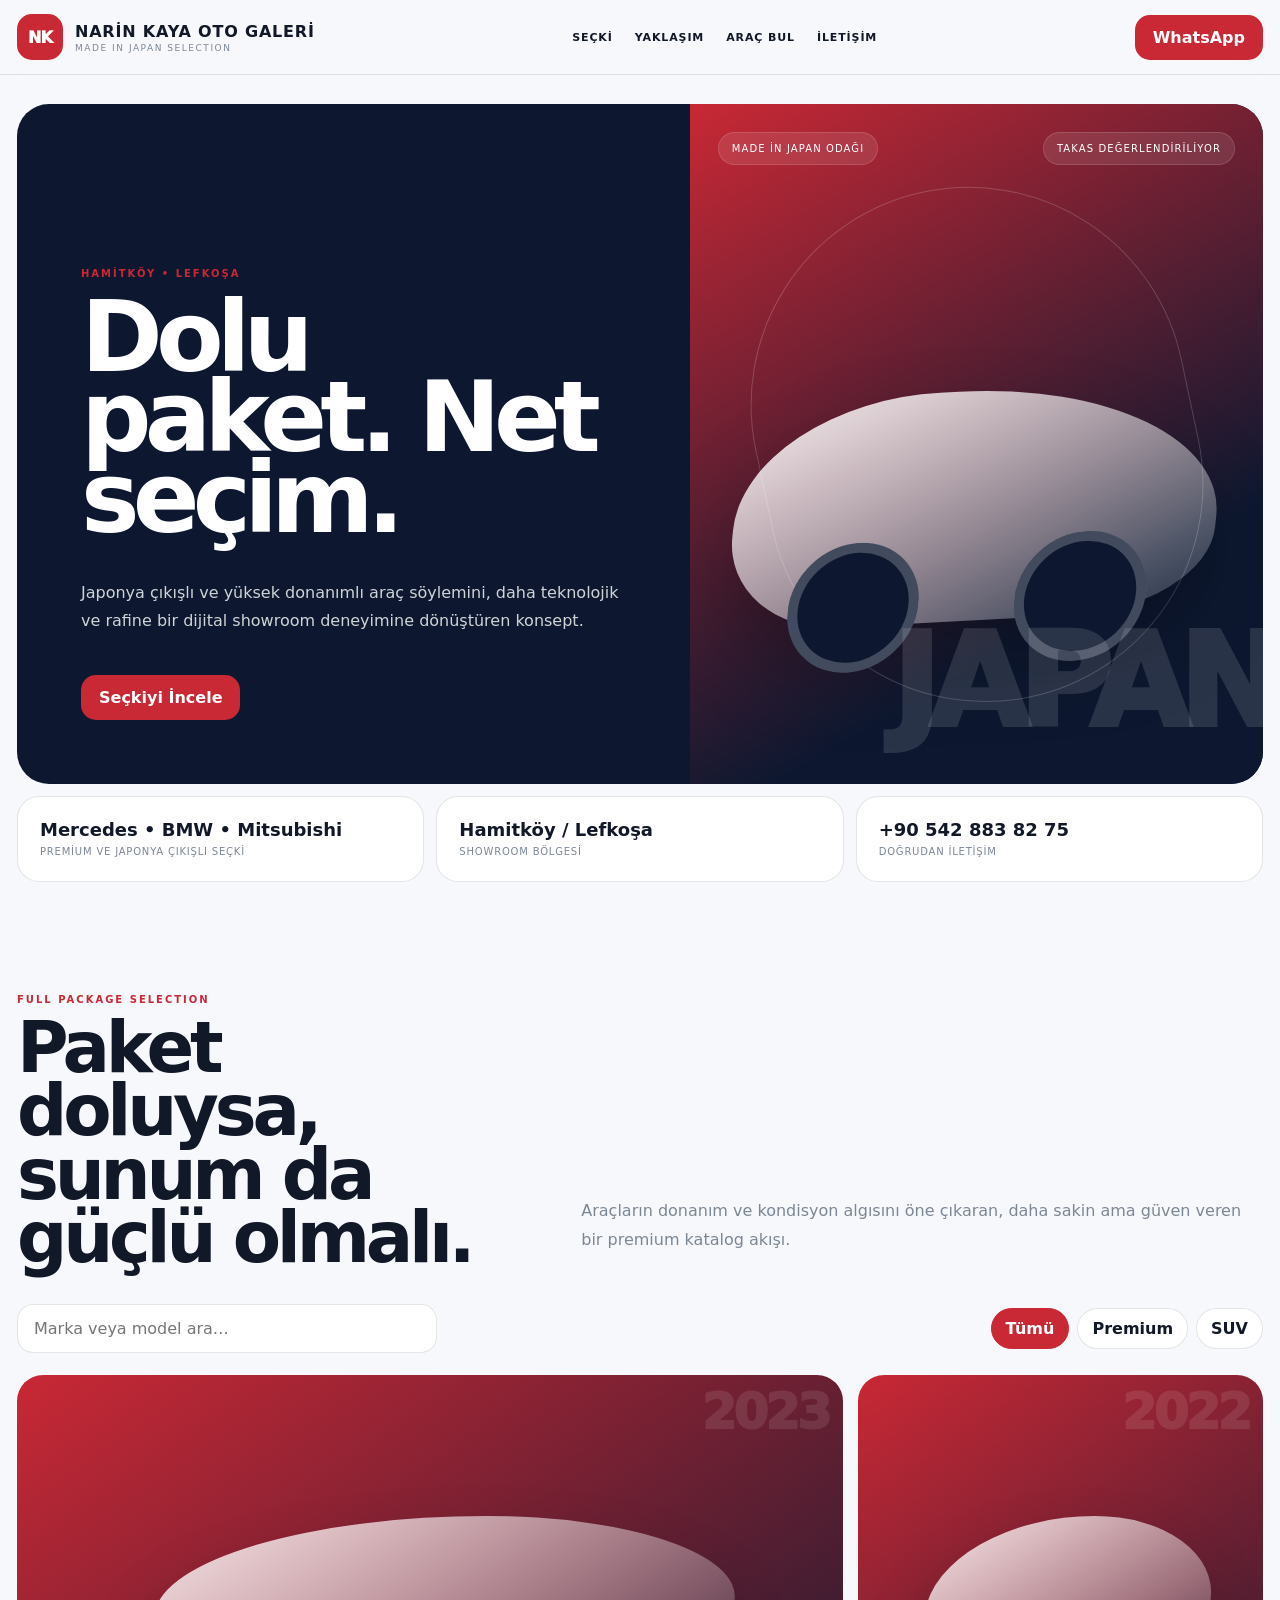
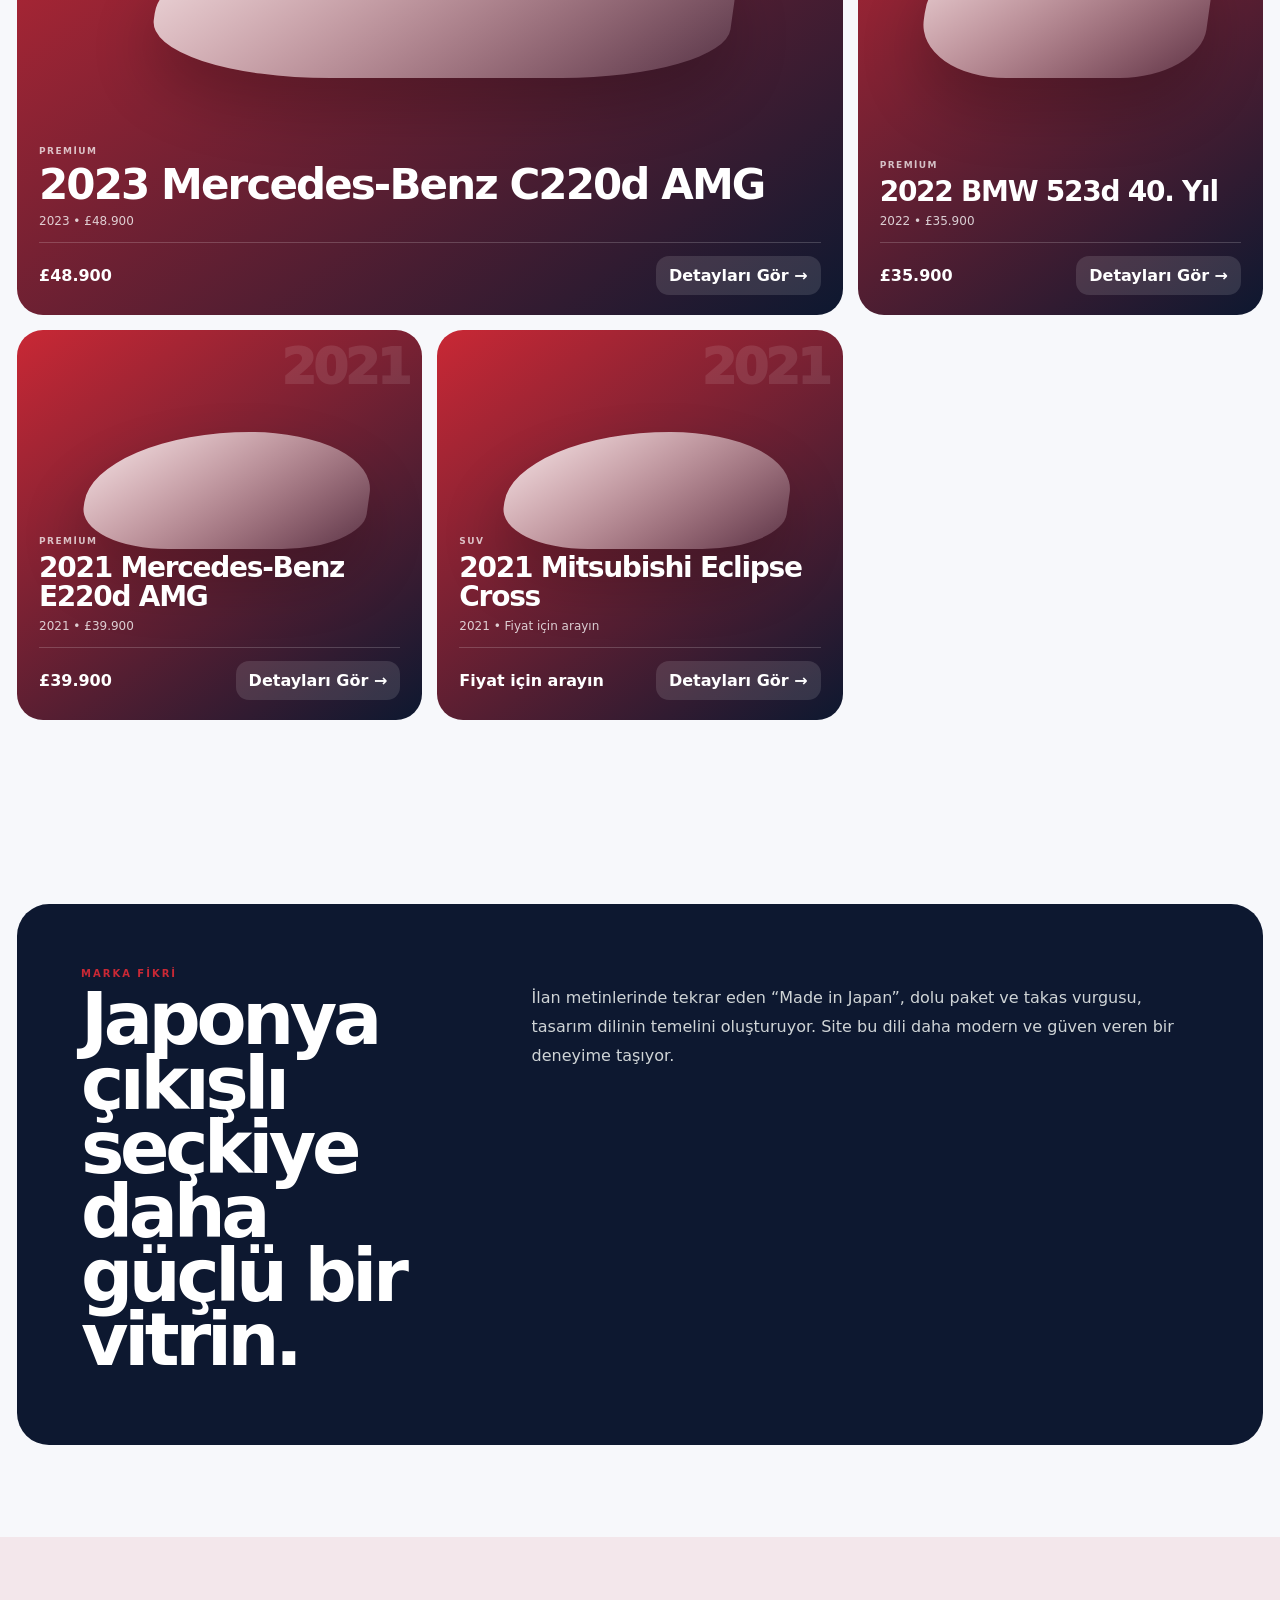
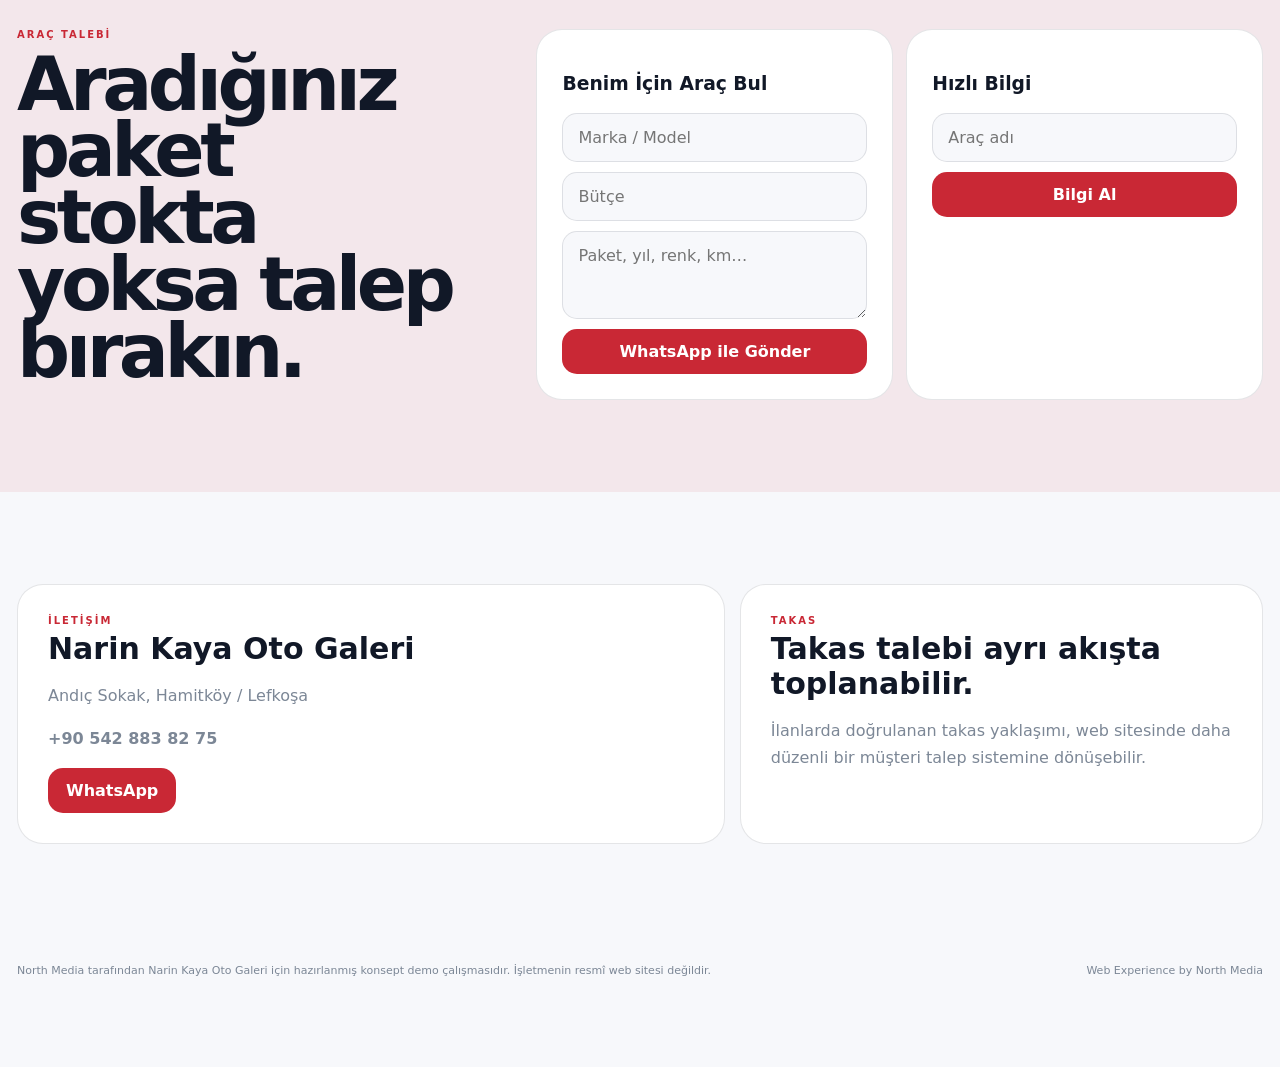
<file: narinkaya/index.html>
<!doctype html><html lang="tr"><head><meta charset="utf-8"><meta name="viewport" content="width=device-width,initial-scale=1,viewport-fit=cover"><title>Narin Kaya Oto Galeri | North Media Demo</title><meta name="description" content="Narin Kaya Oto Galeri için Japonya çıkışlı ve dolu paket araç odağında hazırlanmış dijital showroom demo konsepti."><link rel="stylesheet" href="../gallery-batch.css"><style>:root{--bg:#f7f8fb;--ink:#111827;--accent:#c92835;--panel:#ffffff;--line:rgba(17,24,39,.11);--muted:#7c8796;--dark:#0d1830}</style></head><body class="japan"><header><div class="wrap nav"><a class="brand" href="#top"><div class="mark">NK</div><div><b>NARİN KAYA OTO GALERİ</b><small>MADE IN JAPAN SELECTION</small></div></a><nav class="links"><a href="#stock">Seçki</a><a href="#story">Yaklaşım</a><a href="#request">Araç Bul</a><a href="#contact">İletişim</a></nav><a class="cta" href="https://wa.me/905428838275" target="_blank">WhatsApp</a></div></header><main id="top"><section class="hero"><div class="wrap heroShell"><div class="heroCopy"><div class="eyebrow">HAMİTKÖY • LEFKOŞA</div><h1>Dolu paket. Net seçim.</h1><p>Japonya çıkışlı ve yüksek donanımlı araç söylemini, daha teknolojik ve rafine bir dijital showroom deneyimine dönüştüren konsept.</p><div style="margin-top:24px"><a class="cta" href="#stock">Seçkiyi İncele</a></div></div><div class="heroVisual" data-word="JAPAN"><div class="heroStats"><span class="pill">Made in Japan odağı</span><span class="pill">Takas değerlendiriliyor</span></div><div class="carline"></div></div></div><div class="wrap strip"><div><b>Mercedes • BMW • Mitsubishi</b><span>Premium ve Japonya çıkışlı seçki</span></div><div><b>Hamitköy / Lefkoşa</b><span>Showroom bölgesi</span></div><div><b>+90 542 883 82 75</b><span>Doğrudan iletişim</span></div></div></section><section class="section" id="stock"><div class="wrap"><div class="head"><div><div class="eyebrow">FULL PACKAGE SELECTION</div><h2>Paket doluysa, sunum da güçlü olmalı.</h2></div><p>Araçların donanım ve kondisyon algısını öne çıkaran, daha sakin ama güven veren bir premium katalog akışı.</p></div><div class="toolbar"><div class="search"><input id="q" placeholder="Marka veya model ara…"></div><div class="filters"><button class="on" data-f="all">Tümü</button><button data-f="Premium">Premium</button><button data-f="SUV">SUV</button></div></div><div class="grid" id="cars"></div></div></section><section class="section" id="story"><div class="wrap statement"><div><div class="eyebrow">MARKA FİKRİ</div><h2>Japonya çıkışlı seçkiye daha güçlü bir vitrin.</h2></div><p>İlan metinlerinde tekrar eden “Made in Japan”, dolu paket ve takas vurgusu, tasarım dilinin temelini oluşturuyor. Site bu dili daha modern ve güven veren bir deneyime taşıyor.</p></div></section><section class="section lead" id="request"><div class="wrap leadgrid"><div><div class="eyebrow">ARAÇ TALEBİ</div><h2>Aradığınız paket stokta yoksa talep bırakın.</h2></div><div class="forms"><div class="card"><h3>Benim İçin Araç Bul</h3><form onsubmit="galleryFindCar(event)"><input id="brand" placeholder="Marka / Model" required><input id="budget" placeholder="Bütçe"><textarea id="note" placeholder="Paket, yıl, renk, km…"></textarea><button class="cta">WhatsApp ile Gönder</button></form></div><div class="card"><h3>Hızlı Bilgi</h3><form onsubmit="galleryAsk(event)"><input id="askcar" placeholder="Araç adı" required><button class="cta">Bilgi Al</button></form></div></div></div></section><section class="section" id="contact"><div class="wrap contact"><div class="box"><div class="eyebrow">İLETİŞİM</div><h3>Narin Kaya Oto Galeri</h3><p>Andıç Sokak, Hamitköy / Lefkoşa</p><p><b>+90 542 883 82 75</b></p><a class="cta" href="https://wa.me/905428838275">WhatsApp</a></div><div class="box"><div class="eyebrow">TAKAS</div><h3>Takas talebi ayrı akışta toplanabilir.</h3><p>İlanlarda doğrulanan takas yaklaşımı, web sitesinde daha düzenli bir müşteri talep sistemine dönüşebilir.</p></div></div></section></main><footer><div class="wrap footerin"><div>North Media tarafından Narin Kaya Oto Galeri için hazırlanmış konsept demo çalışmasıdır. İşletmenin resmî web sitesi değildir.</div><div>Web Experience by North Media</div></div></footer><div class="mobile"><a class="call" href="tel:+905428838275">Ara</a><a class="wa" href="https://wa.me/905428838275">WhatsApp</a></div><div class="modal" id="modal"><div class="modalbox"><button class="close" onclick="modal.classList.remove('open')">×</button><div class="modalhero"></div><div class="modalcopy"><div class="eyebrow" id="mtag"></div><h3 id="mname"></h3><p id="mmeta"></p><a id="mwa" class="cta">WhatsApp’tan Bilgi Al</a></div></div></div><script>window.galleryPhone='905428838275';window.galleryCars=[{id:'n1',name:'2023 Mercedes-Benz C220d AMG',year:'2023',body:'Premium',price:'£48.900'},{id:'n2',name:'2022 BMW 523d 40. Yıl',year:'2022',body:'Premium',price:'£35.900'},{id:'n3',name:'2021 Mercedes-Benz E220d AMG',year:'2021',body:'Premium',price:'£39.900'},{id:'n4',name:'2021 Mitsubishi Eclipse Cross',year:'2021',body:'SUV',price:'Fiyat için arayın'}]</script><script src="../gallery-batch.js"></script></body></html>
</file>
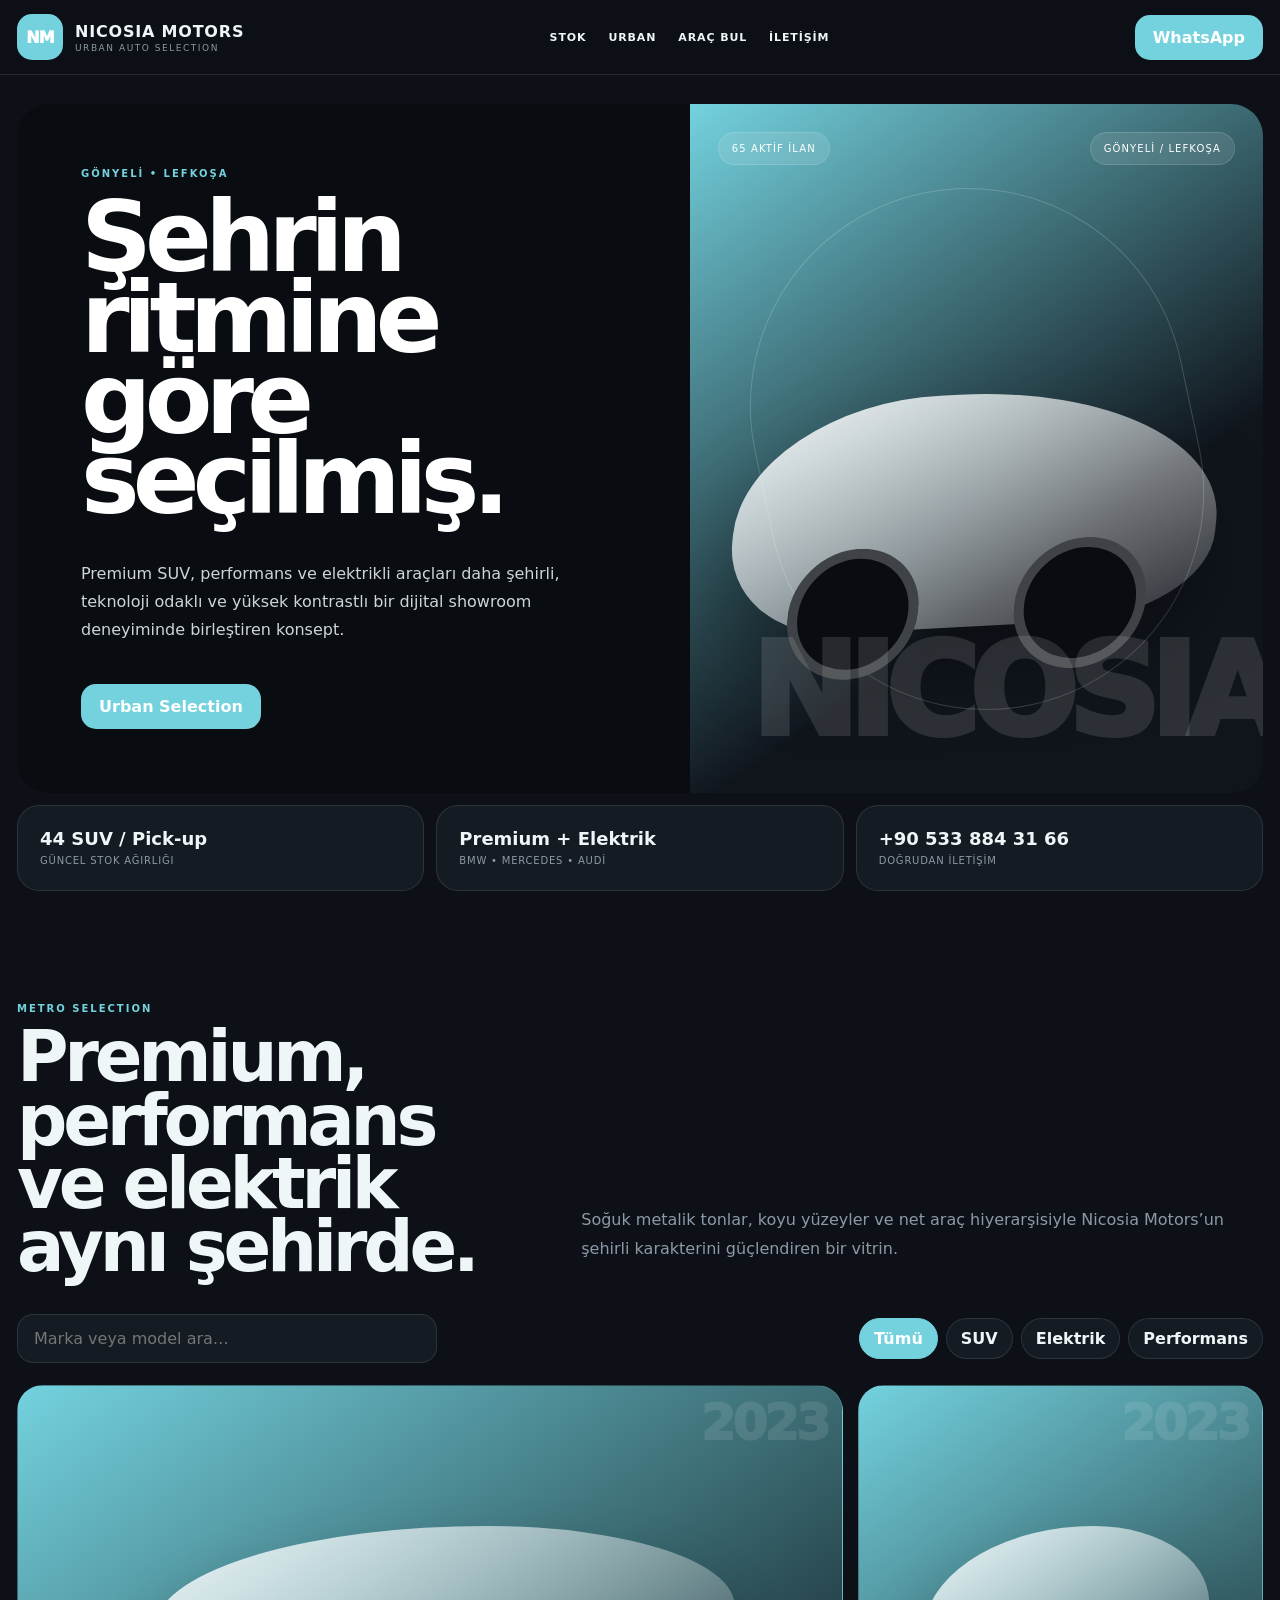
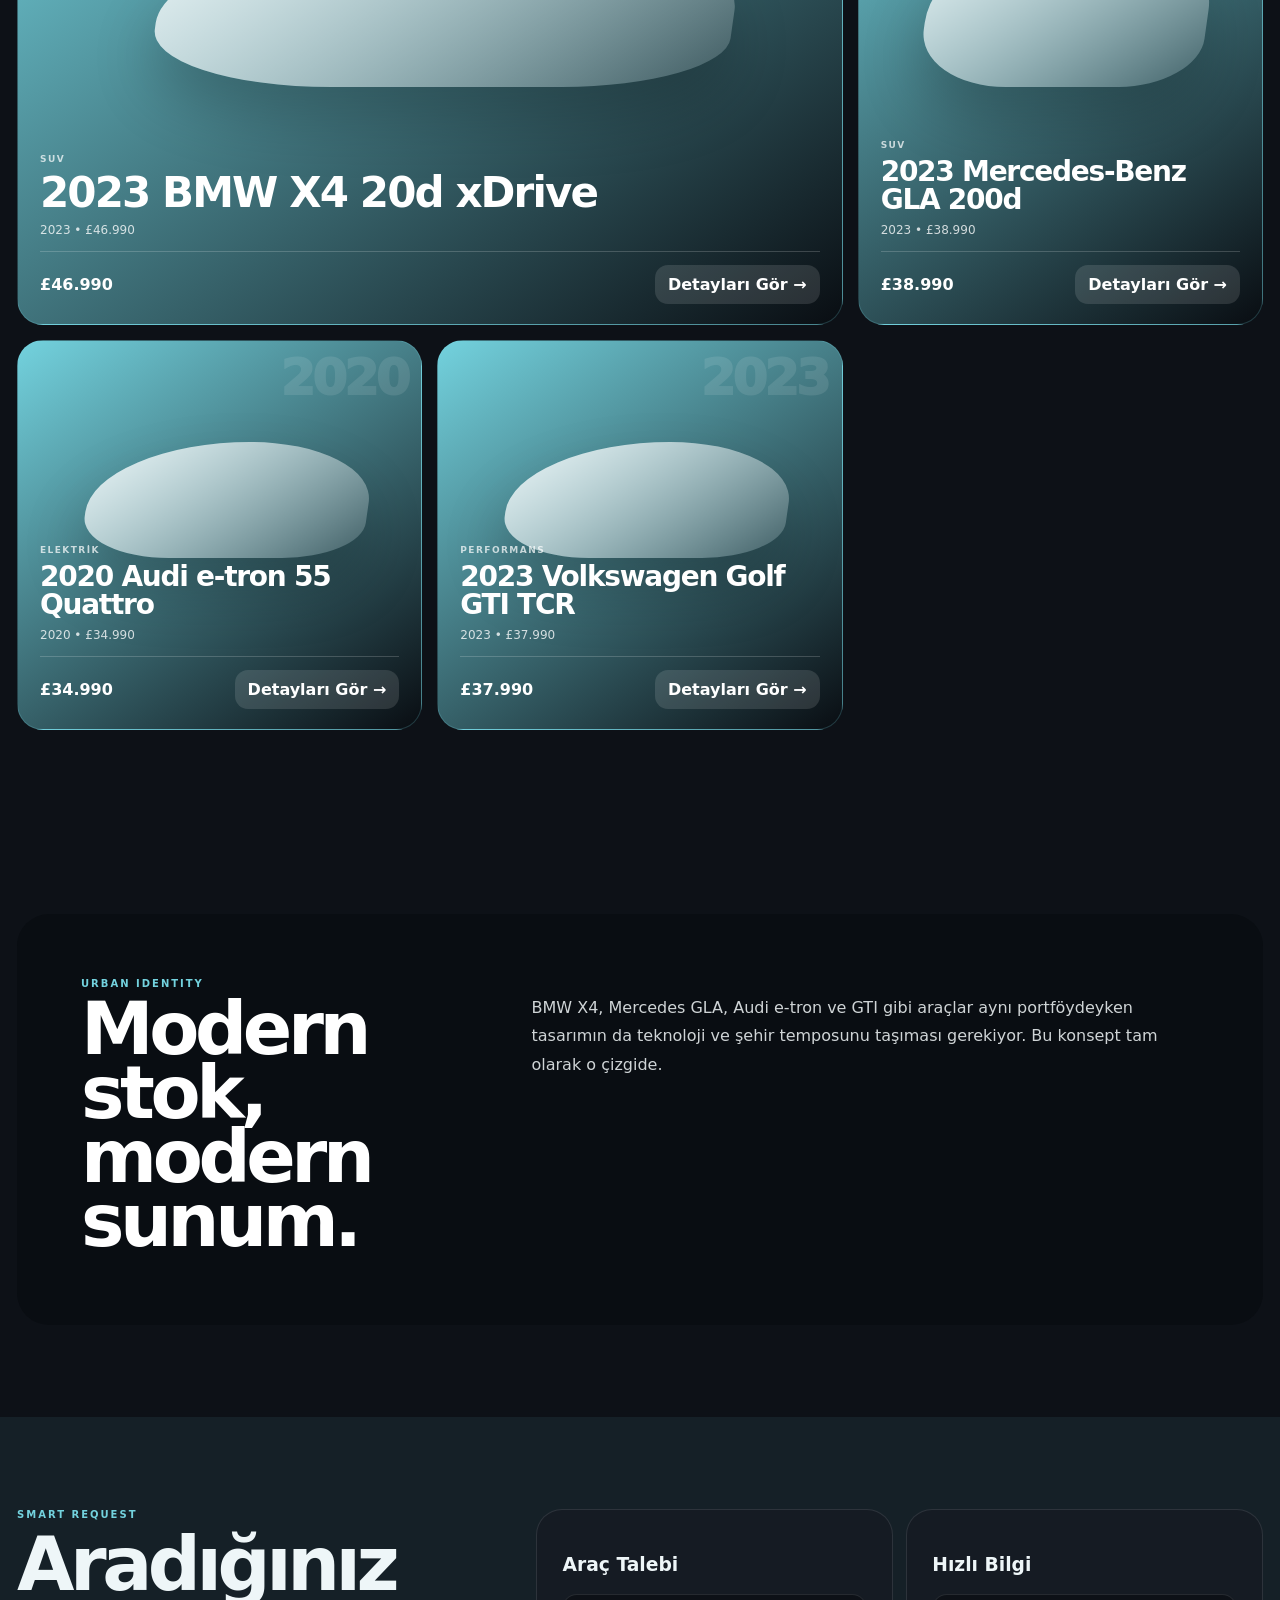
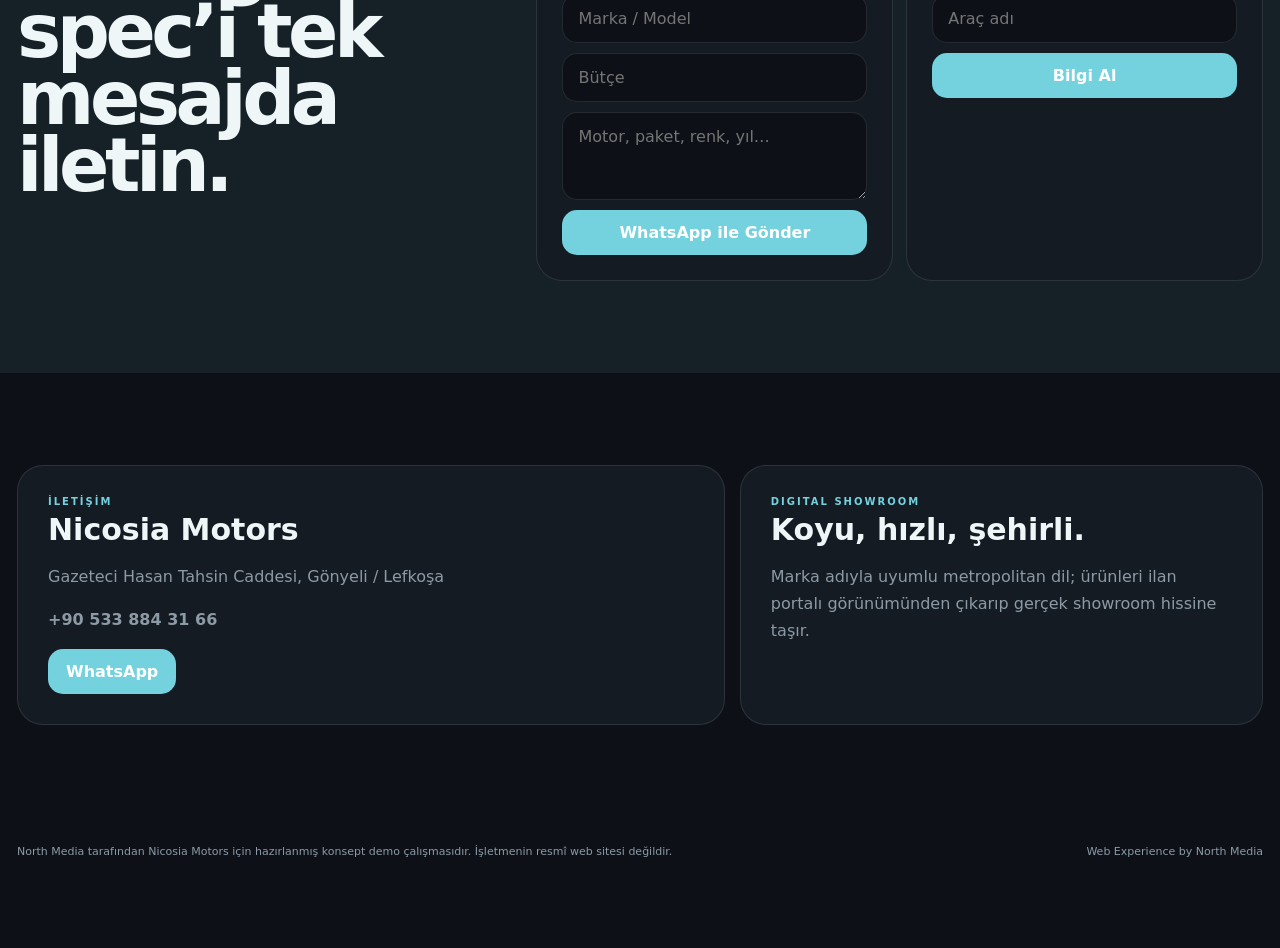
<file: nicosia/index.html>
<!doctype html><html lang="tr"><head><meta charset="utf-8"><meta name="viewport" content="width=device-width,initial-scale=1,viewport-fit=cover"><title>Nicosia Motors | North Media Demo</title><meta name="description" content="Nicosia Motors için şehirli ve teknolojik premium dijital showroom demo konsepti."><link rel="stylesheet" href="../gallery-batch.css"><style>:root{--bg:#0d1117;--ink:#eef6f8;--accent:#73d2de;--panel:#151b23;--line:rgba(238,246,248,.11);--muted:#8c9aa6;--dark:#090d12}</style></head><body class="metro"><header><div class="wrap nav"><a class="brand" href="#top"><div class="mark">NM</div><div><b>NICOSIA MOTORS</b><small>URBAN AUTO SELECTION</small></div></a><nav class="links"><a href="#stock">Stok</a><a href="#story">Urban</a><a href="#request">Araç Bul</a><a href="#contact">İletişim</a></nav><a class="cta" href="https://wa.me/905338843166" target="_blank">WhatsApp</a></div></header><main id="top"><section class="hero"><div class="wrap heroShell"><div class="heroCopy"><div class="eyebrow">GÖNYELİ • LEFKOŞA</div><h1>Şehrin ritmine göre seçilmiş.</h1><p>Premium SUV, performans ve elektrikli araçları daha şehirli, teknoloji odaklı ve yüksek kontrastlı bir dijital showroom deneyiminde birleştiren konsept.</p><div style="margin-top:24px"><a class="cta" href="#stock">Urban Selection</a></div></div><div class="heroVisual" data-word="NICOSIA"><div class="heroStats"><span class="pill">65 aktif ilan</span><span class="pill">Gönyeli / Lefkoşa</span></div><div class="carline"></div></div></div><div class="wrap strip"><div><b>44 SUV / Pick-up</b><span>Güncel stok ağırlığı</span></div><div><b>Premium + Elektrik</b><span>BMW • Mercedes • Audi</span></div><div><b>+90 533 884 31 66</b><span>Doğrudan iletişim</span></div></div></section><section class="section" id="stock"><div class="wrap"><div class="head"><div><div class="eyebrow">METRO SELECTION</div><h2>Premium, performans ve elektrik aynı şehirde.</h2></div><p>Soğuk metalik tonlar, koyu yüzeyler ve net araç hiyerarşisiyle Nicosia Motors’un şehirli karakterini güçlendiren bir vitrin.</p></div><div class="toolbar"><div class="search"><input id="q" placeholder="Marka veya model ara…"></div><div class="filters"><button class="on" data-f="all">Tümü</button><button data-f="SUV">SUV</button><button data-f="Elektrik">Elektrik</button><button data-f="Performans">Performans</button></div></div><div class="grid" id="cars"></div></div></section><section class="section" id="story"><div class="wrap statement"><div><div class="eyebrow">URBAN IDENTITY</div><h2>Modern stok, modern sunum.</h2></div><p>BMW X4, Mercedes GLA, Audi e-tron ve GTI gibi araçlar aynı portföydeyken tasarımın da teknoloji ve şehir temposunu taşıması gerekiyor. Bu konsept tam olarak o çizgide.</p></div></section><section class="section lead" id="request"><div class="wrap leadgrid"><div><div class="eyebrow">SMART REQUEST</div><h2>Aradığınız spec’i tek mesajda iletin.</h2></div><div class="forms"><div class="card"><h3>Araç Talebi</h3><form onsubmit="galleryFindCar(event)"><input id="brand" placeholder="Marka / Model" required><input id="budget" placeholder="Bütçe"><textarea id="note" placeholder="Motor, paket, renk, yıl…"></textarea><button class="cta">WhatsApp ile Gönder</button></form></div><div class="card"><h3>Hızlı Bilgi</h3><form onsubmit="galleryAsk(event)"><input id="askcar" placeholder="Araç adı" required><button class="cta">Bilgi Al</button></form></div></div></div></section><section class="section" id="contact"><div class="wrap contact"><div class="box"><div class="eyebrow">İLETİŞİM</div><h3>Nicosia Motors</h3><p>Gazeteci Hasan Tahsin Caddesi, Gönyeli / Lefkoşa</p><p><b>+90 533 884 31 66</b></p><a class="cta" href="https://wa.me/905338843166">WhatsApp</a></div><div class="box"><div class="eyebrow">DIGITAL SHOWROOM</div><h3>Koyu, hızlı, şehirli.</h3><p>Marka adıyla uyumlu metropolitan dil; ürünleri ilan portalı görünümünden çıkarıp gerçek showroom hissine taşır.</p></div></div></section></main><footer><div class="wrap footerin"><div>North Media tarafından Nicosia Motors için hazırlanmış konsept demo çalışmasıdır. İşletmenin resmî web sitesi değildir.</div><div>Web Experience by North Media</div></div></footer><div class="mobile"><a class="call" href="tel:+905338843166">Ara</a><a class="wa" href="https://wa.me/905338843166">WhatsApp</a></div><div class="modal" id="modal"><div class="modalbox"><button class="close" onclick="modal.classList.remove('open')">×</button><div class="modalhero"></div><div class="modalcopy"><div class="eyebrow" id="mtag"></div><h3 id="mname"></h3><p id="mmeta"></p><a id="mwa" class="cta">WhatsApp’tan Bilgi Al</a></div></div></div><script>window.galleryPhone='905338843166';window.galleryCars=[{id:'c1',name:'2023 BMW X4 20d xDrive',year:'2023',body:'SUV',price:'£46.990'},{id:'c2',name:'2023 Mercedes-Benz GLA 200d',year:'2023',body:'SUV',price:'£38.990'},{id:'c3',name:'2020 Audi e-tron 55 Quattro',year:'2020',body:'Elektrik',price:'£34.990'},{id:'c4',name:'2023 Volkswagen Golf GTI TCR',year:'2023',body:'Performans',price:'£37.990'}]</script><script src="../gallery-batch.js"></script></body></html>
</file>
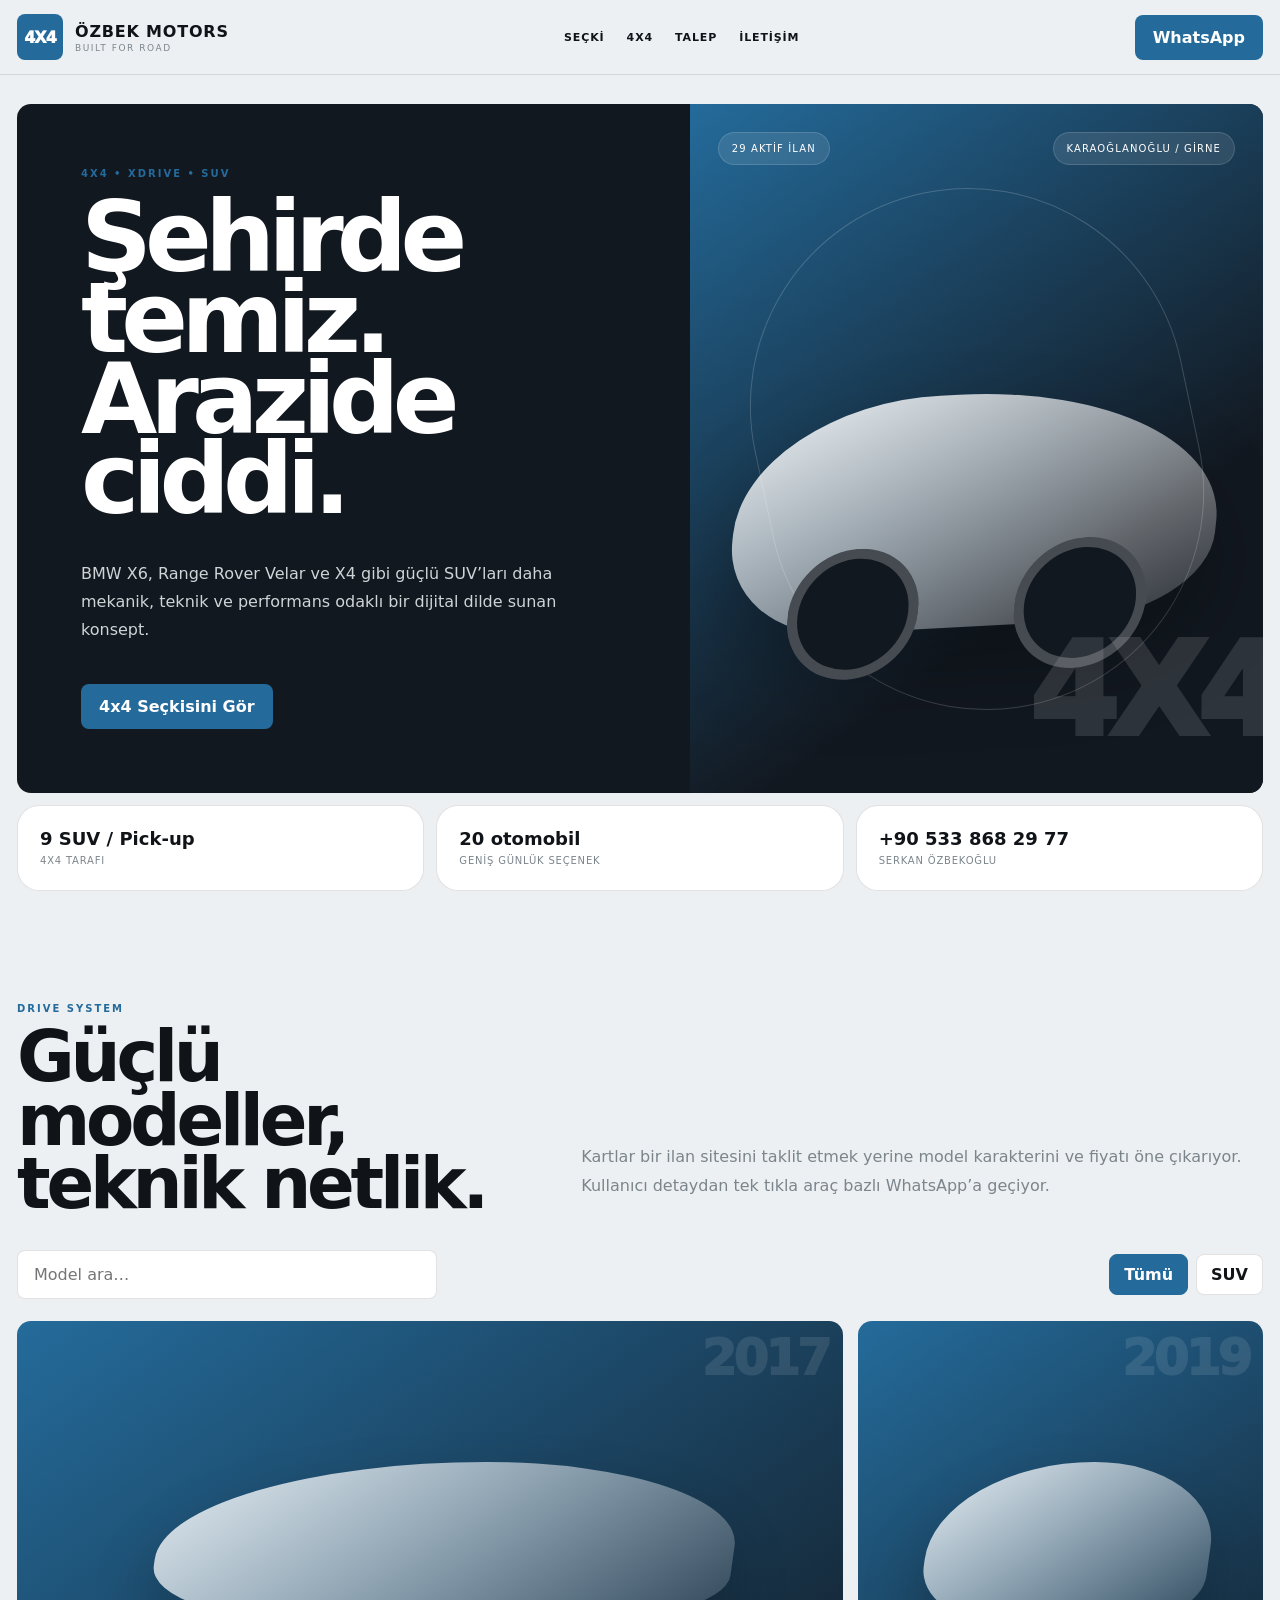
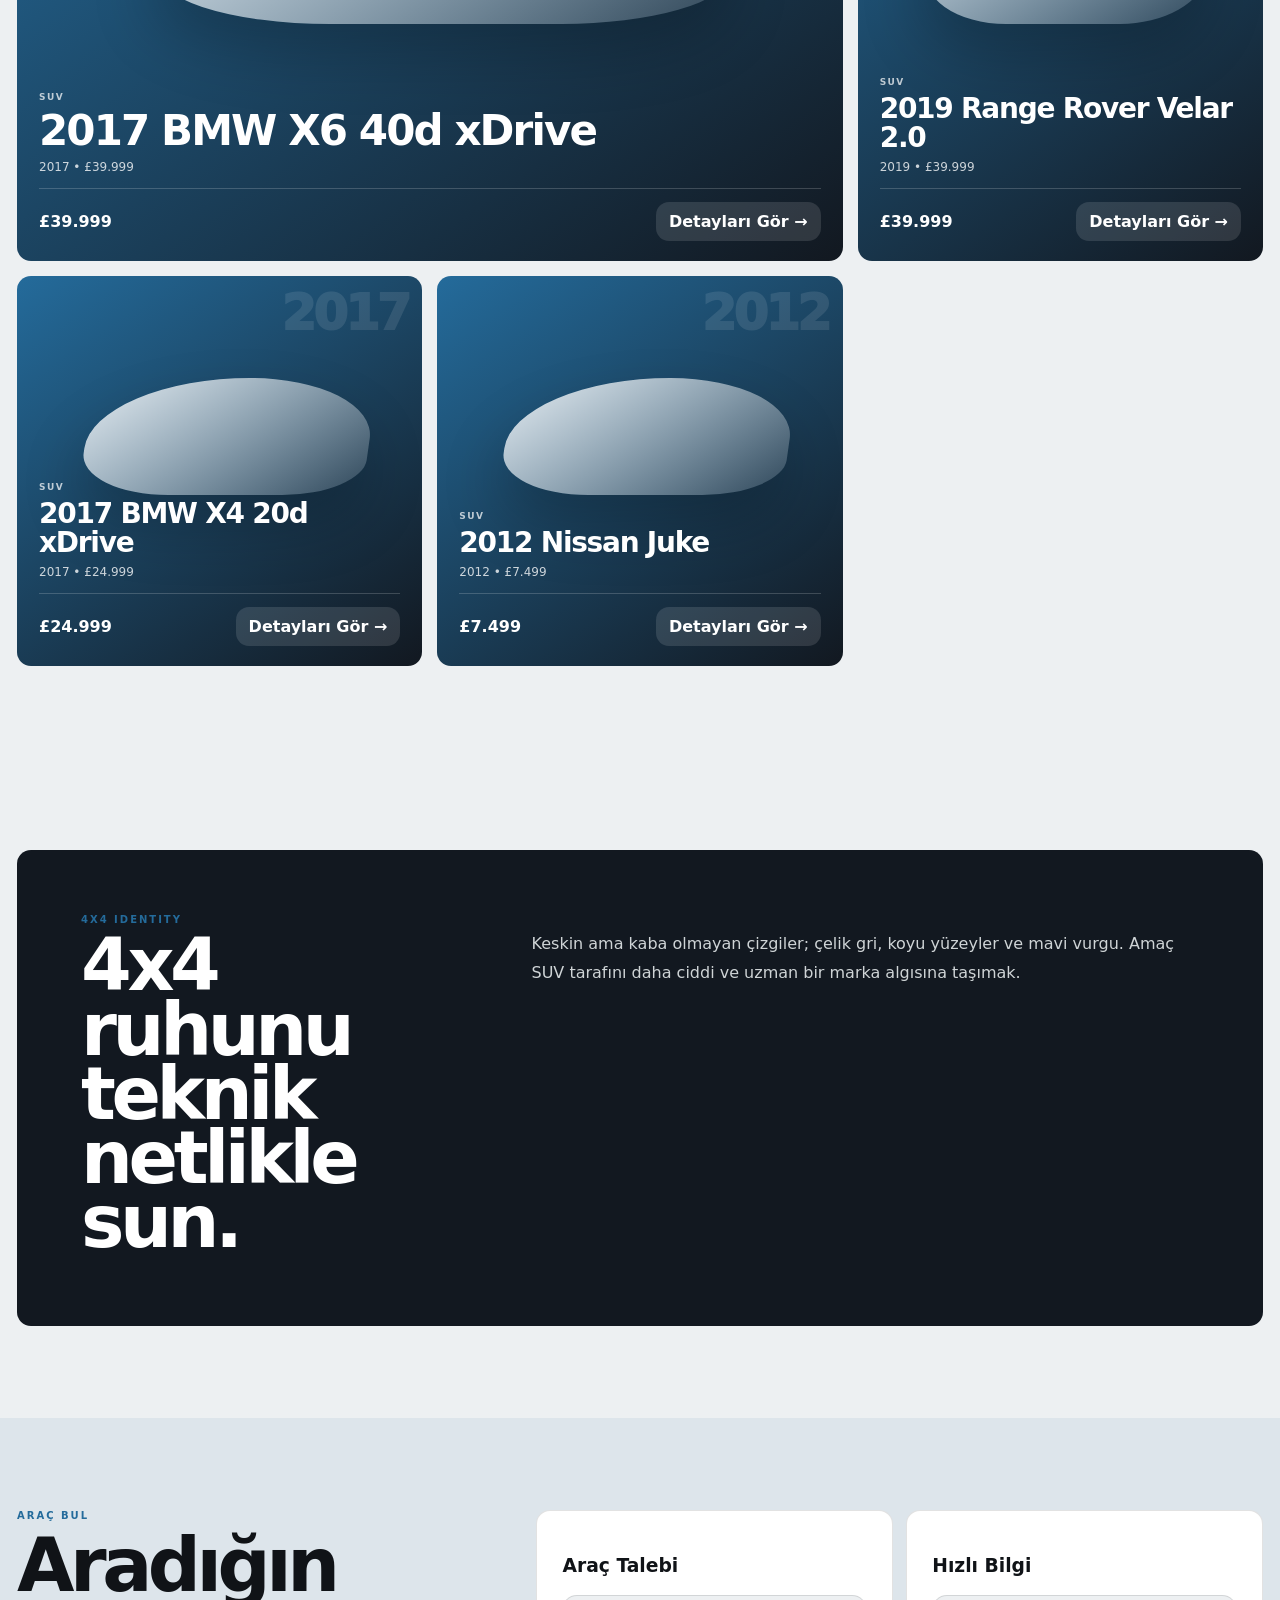
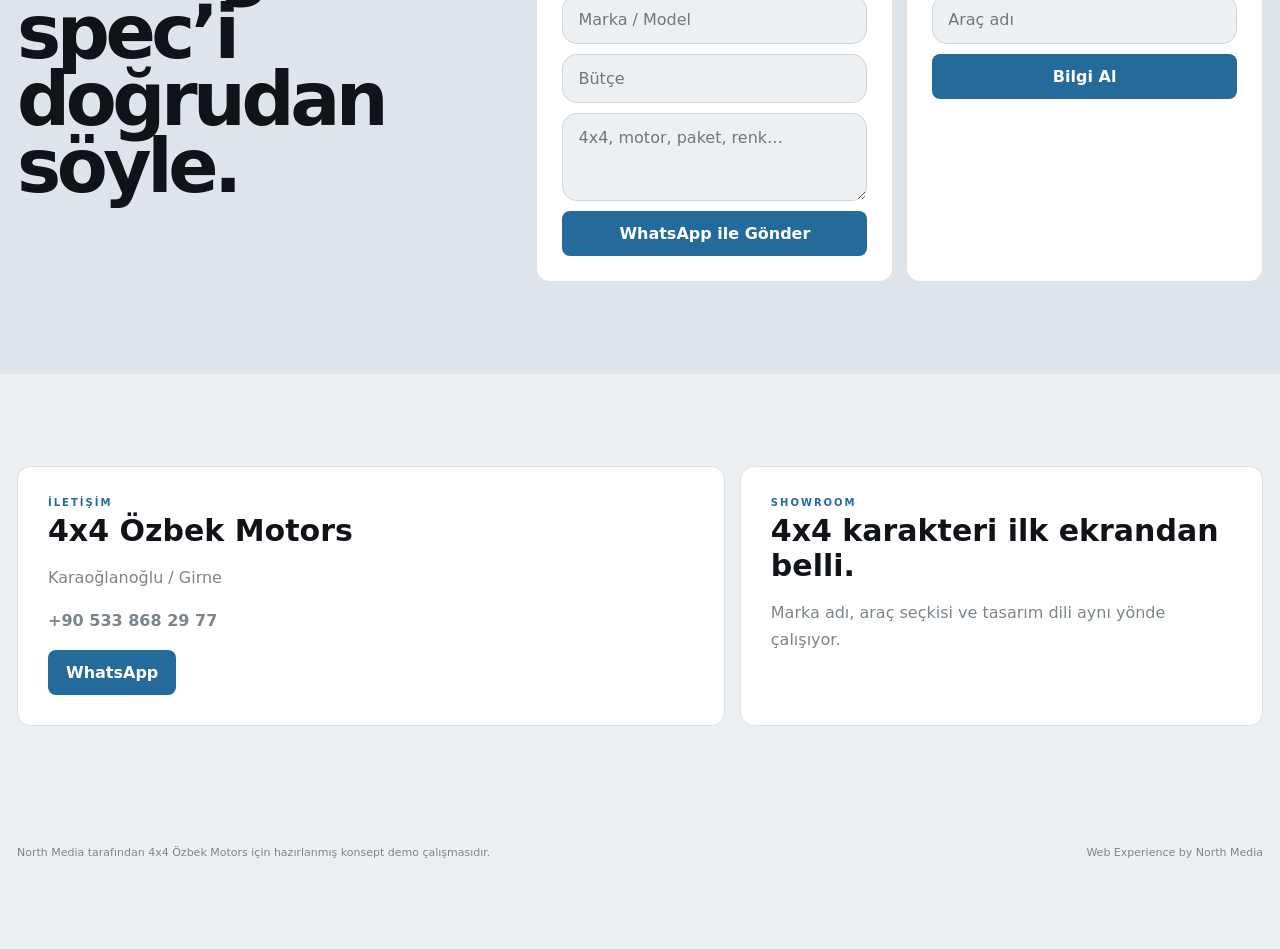
<file: ozbek4x4/index.html>
<!doctype html><html lang="tr"><head><meta charset="utf-8"><meta name="viewport" content="width=device-width,initial-scale=1,viewport-fit=cover"><title>4x4 Özbek Motors | North Media Demo</title><meta name="description" content="4x4 Özbek Motors için teknik ve güçlü dijital showroom demo konsepti."><link rel="stylesheet" href="../gallery-batch.css"><style>:root{--bg:#edf0f2;--ink:#101317;--accent:#246b9b;--panel:#ffffff;--line:rgba(16,19,23,.12);--muted:#7b858c;--dark:#121820}</style></head><body class="technical"><header><div class="wrap nav"><a class="brand" href="#top"><div class="mark">4X4</div><div><b>ÖZBEK MOTORS</b><small>BUILT FOR ROAD</small></div></a><nav class="links"><a href="#stock">Seçki</a><a href="#story">4x4</a><a href="#request">Talep</a><a href="#contact">İletişim</a></nav><a class="cta" href="https://wa.me/905338682977">WhatsApp</a></div></header><main id="top"><section class="hero"><div class="wrap heroShell"><div class="heroCopy"><div class="eyebrow">4X4 • XDRIVE • SUV</div><h1>Şehirde temiz. Arazide ciddi.</h1><p>BMW X6, Range Rover Velar ve X4 gibi güçlü SUV’ları daha mekanik, teknik ve performans odaklı bir dijital dilde sunan konsept.</p><div style="margin-top:24px"><a class="cta" href="#stock">4x4 Seçkisini Gör</a></div></div><div class="heroVisual" data-word="4X4"><div class="heroStats"><span class="pill">29 aktif ilan</span><span class="pill">Karaoğlanoğlu / Girne</span></div><div class="carline"></div></div></div><div class="wrap strip"><div><b>9 SUV / Pick-up</b><span>4x4 tarafı</span></div><div><b>20 otomobil</b><span>Geniş günlük seçenek</span></div><div><b>+90 533 868 29 77</b><span>Serkan Özbekoğlu</span></div></div></section><section class="section" id="stock"><div class="wrap"><div class="head"><div><div class="eyebrow">DRIVE SYSTEM</div><h2>Güçlü modeller, teknik netlik.</h2></div><p>Kartlar bir ilan sitesini taklit etmek yerine model karakterini ve fiyatı öne çıkarıyor. Kullanıcı detaydan tek tıkla araç bazlı WhatsApp’a geçiyor.</p></div><div class="toolbar"><div class="search"><input id="q" placeholder="Model ara…"></div><div class="filters"><button class="on" data-f="all">Tümü</button><button data-f="SUV">SUV</button></div></div><div class="grid" id="cars"></div></div></section><section class="section" id="story"><div class="wrap statement"><div><div class="eyebrow">4X4 IDENTITY</div><h2>4x4 ruhunu teknik netlikle sun.</h2></div><p>Keskin ama kaba olmayan çizgiler; çelik gri, koyu yüzeyler ve mavi vurgu. Amaç SUV tarafını daha ciddi ve uzman bir marka algısına taşımak.</p></div></section><section class="section lead" id="request"><div class="wrap leadgrid"><div><div class="eyebrow">ARAÇ BUL</div><h2>Aradığın spec’i doğrudan söyle.</h2></div><div class="forms"><div class="card"><h3>Araç Talebi</h3><form onsubmit="galleryFindCar(event)"><input id="brand" placeholder="Marka / Model" required><input id="budget" placeholder="Bütçe"><textarea id="note" placeholder="4x4, motor, paket, renk…"></textarea><button class="cta">WhatsApp ile Gönder</button></form></div><div class="card"><h3>Hızlı Bilgi</h3><form onsubmit="galleryAsk(event)"><input id="askcar" placeholder="Araç adı" required><button class="cta">Bilgi Al</button></form></div></div></div></section><section class="section" id="contact"><div class="wrap contact"><div class="box"><div class="eyebrow">İLETİŞİM</div><h3>4x4 Özbek Motors</h3><p>Karaoğlanoğlu / Girne</p><p><b>+90 533 868 29 77</b></p><a class="cta" href="https://wa.me/905338682977">WhatsApp</a></div><div class="box"><div class="eyebrow">SHOWROOM</div><h3>4x4 karakteri ilk ekrandan belli.</h3><p>Marka adı, araç seçkisi ve tasarım dili aynı yönde çalışıyor.</p></div></div></section></main><footer><div class="wrap footerin"><div>North Media tarafından 4x4 Özbek Motors için hazırlanmış konsept demo çalışmasıdır.</div><div>Web Experience by North Media</div></div></footer><div class="mobile"><a class="call" href="tel:+905338682977">Ara</a><a class="wa" href="https://wa.me/905338682977">WhatsApp</a></div><div class="modal" id="modal"><div class="modalbox"><button class="close" onclick="modal.classList.remove('open')">×</button><div class="modalhero"></div><div class="modalcopy"><div class="eyebrow" id="mtag"></div><h3 id="mname"></h3><p id="mmeta"></p><a id="mwa" class="cta">WhatsApp’tan Bilgi Al</a></div></div></div><script>window.galleryPhone='905338682977';window.galleryCars=[{id:'o1',name:'2017 BMW X6 40d xDrive',year:'2017',body:'SUV',price:'£39.999'},{id:'o2',name:'2019 Range Rover Velar 2.0',year:'2019',body:'SUV',price:'£39.999'},{id:'o3',name:'2017 BMW X4 20d xDrive',year:'2017',body:'SUV',price:'£24.999'},{id:'o4',name:'2012 Nissan Juke',year:'2012',body:'SUV',price:'£7.499'}]</script><script src="../gallery-batch.js"></script></body></html>
</file>
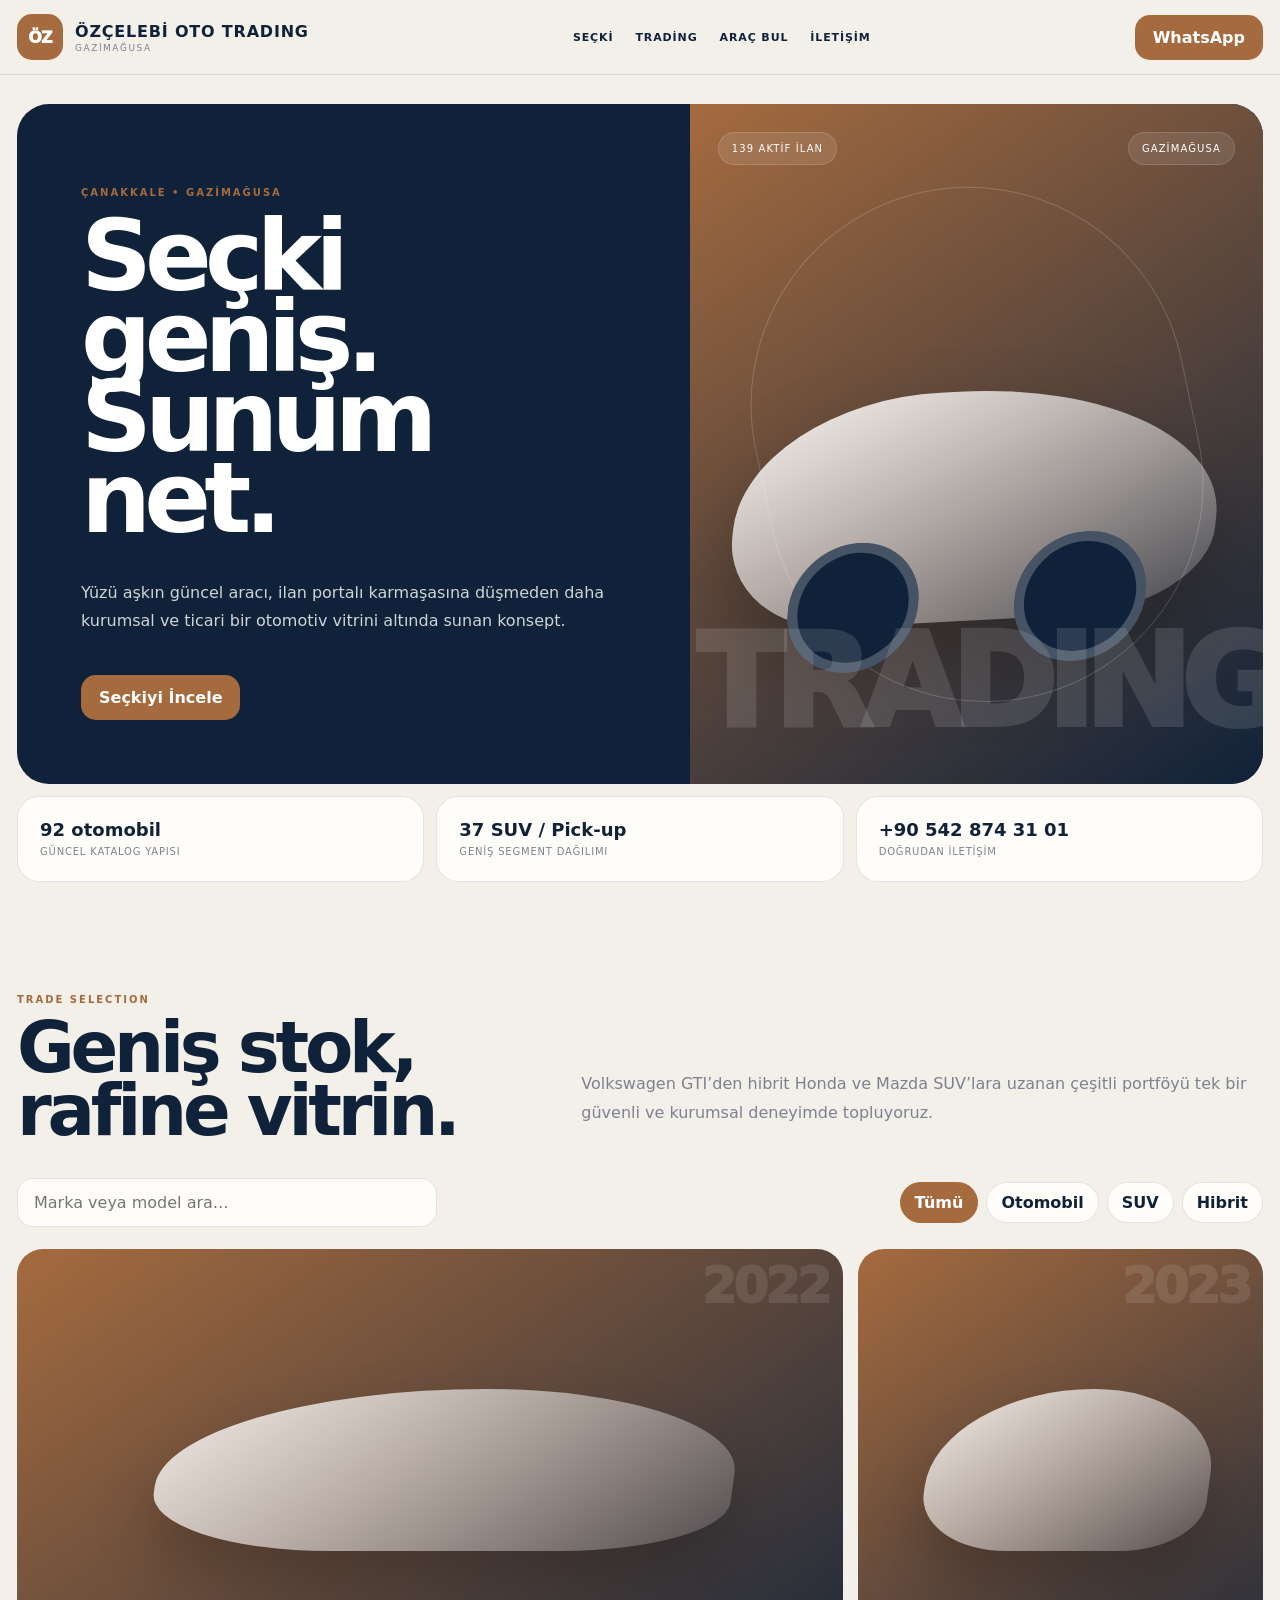
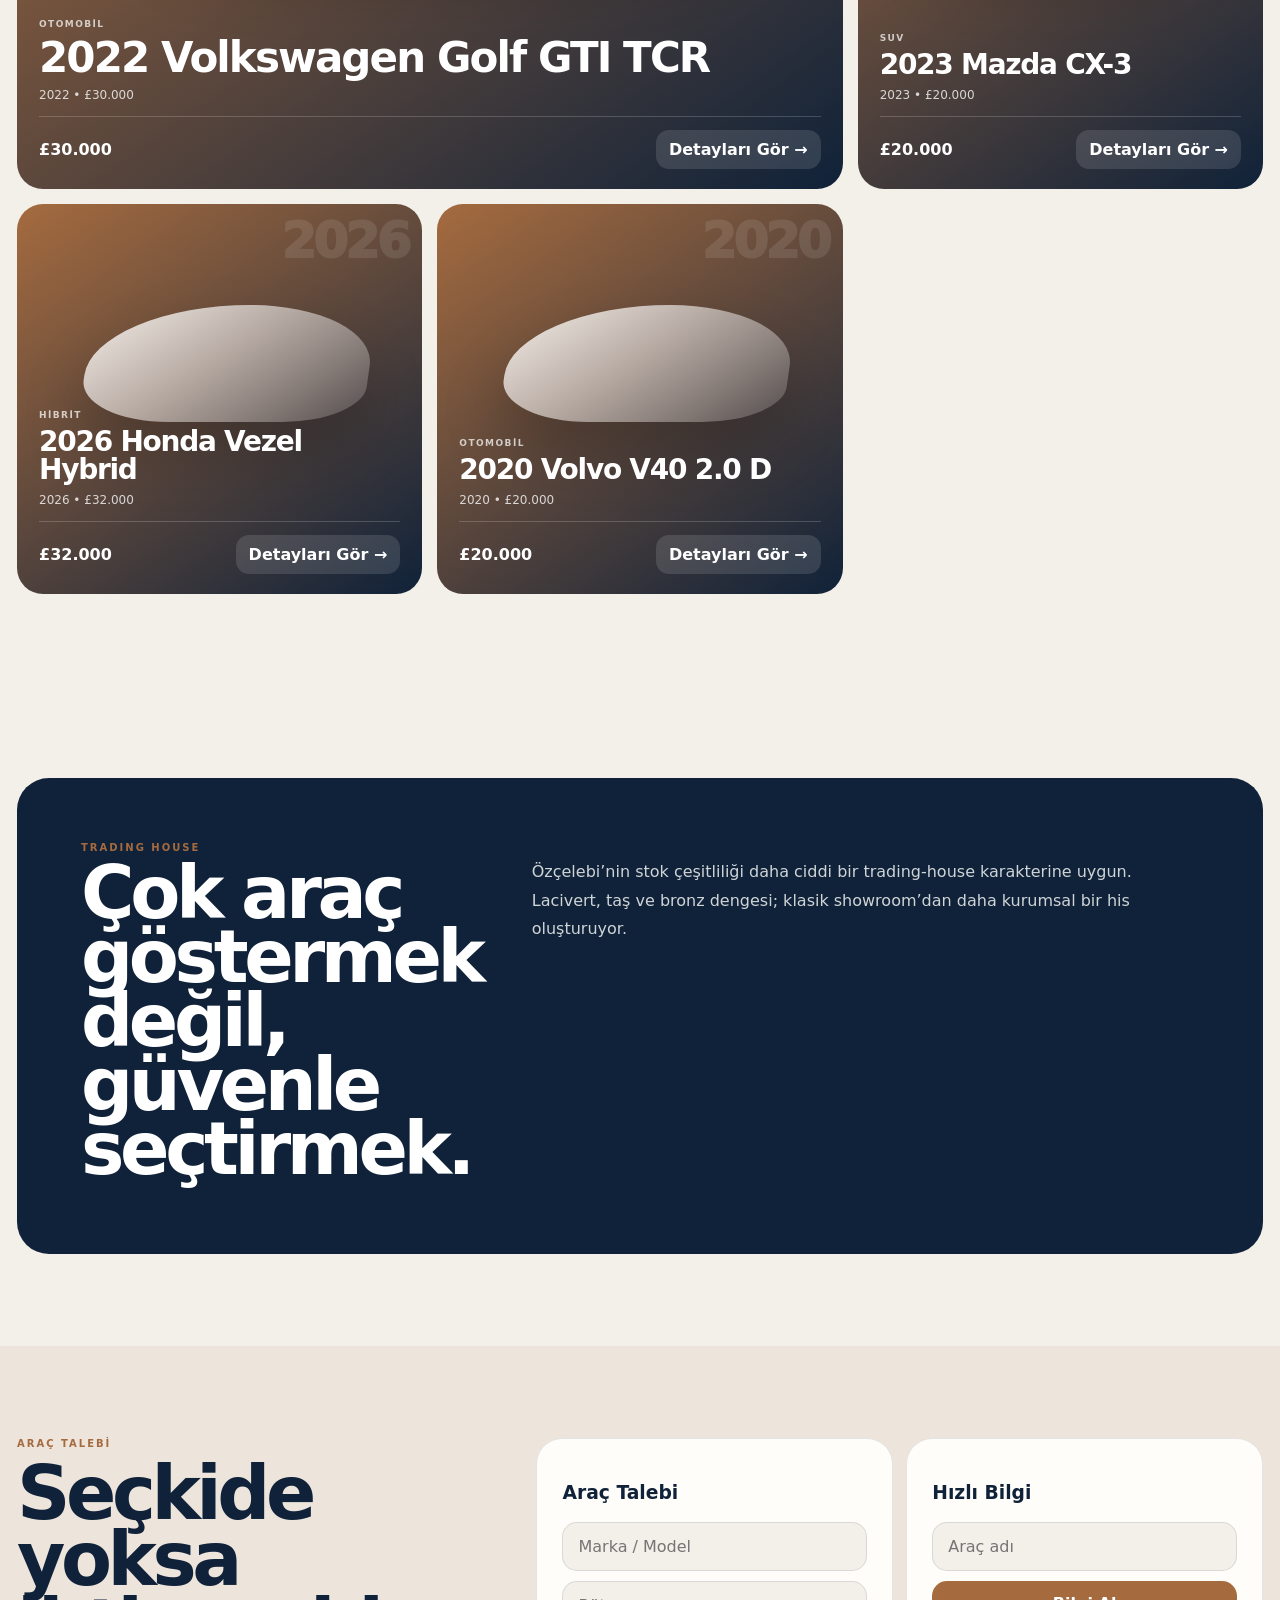
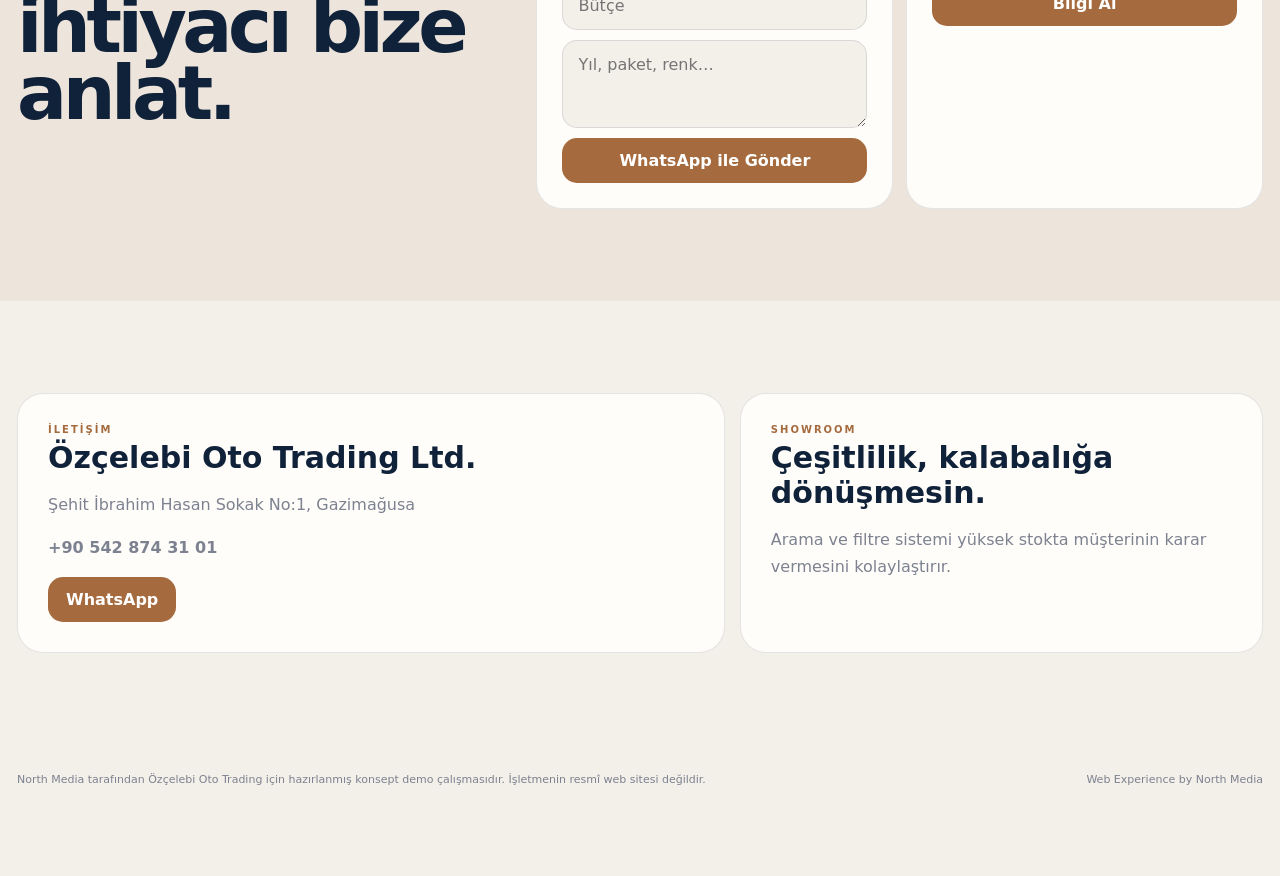
<file: ozcelebi/index.html>
<!doctype html><html lang="tr"><head><meta charset="utf-8"><meta name="viewport" content="width=device-width,initial-scale=1,viewport-fit=cover"><title>Özçelebi Oto Trading | North Media Demo</title><meta name="description" content="Özçelebi Oto Trading için geniş seçkiyi trading-house karakterinde sunan dijital showroom demo konsepti."><link rel="stylesheet" href="../gallery-batch.css"><style>:root{--bg:#f3efe9;--ink:#102239;--accent:#a56b3f;--panel:#fffdf9;--line:rgba(16,34,57,.11);--muted:#7d8290;--dark:#102239}</style></head><body class="trading"><header><div class="wrap nav"><a class="brand" href="#top"><div class="mark">ÖZ</div><div><b>ÖZÇELEBİ OTO TRADING</b><small>GAZİMAĞUSA</small></div></a><nav class="links"><a href="#stock">Seçki</a><a href="#story">Trading</a><a href="#request">Araç Bul</a><a href="#contact">İletişim</a></nav><a class="cta" href="https://wa.me/905428743101" target="_blank">WhatsApp</a></div></header><main id="top"><section class="hero"><div class="wrap heroShell"><div class="heroCopy"><div class="eyebrow">ÇANAKKALE • GAZİMAĞUSA</div><h1>Seçki geniş. Sunum net.</h1><p>Yüzü aşkın güncel aracı, ilan portalı karmaşasına düşmeden daha kurumsal ve ticari bir otomotiv vitrini altında sunan konsept.</p><div style="margin-top:24px"><a class="cta" href="#stock">Seçkiyi İncele</a></div></div><div class="heroVisual" data-word="TRADING"><div class="heroStats"><span class="pill">139 aktif ilan</span><span class="pill">Gazimağusa</span></div><div class="carline"></div></div></div><div class="wrap strip"><div><b>92 otomobil</b><span>Güncel katalog yapısı</span></div><div><b>37 SUV / Pick-up</b><span>Geniş segment dağılımı</span></div><div><b>+90 542 874 31 01</b><span>Doğrudan iletişim</span></div></div></section><section class="section" id="stock"><div class="wrap"><div class="head"><div><div class="eyebrow">TRADE SELECTION</div><h2>Geniş stok, rafine vitrin.</h2></div><p>Volkswagen GTI’den hibrit Honda ve Mazda SUV’lara uzanan çeşitli portföyü tek bir güvenli ve kurumsal deneyimde topluyoruz.</p></div><div class="toolbar"><div class="search"><input id="q" placeholder="Marka veya model ara…"></div><div class="filters"><button class="on" data-f="all">Tümü</button><button data-f="Otomobil">Otomobil</button><button data-f="SUV">SUV</button><button data-f="Hibrit">Hibrit</button></div></div><div class="grid" id="cars"></div></div></section><section class="section" id="story"><div class="wrap statement"><div><div class="eyebrow">TRADING HOUSE</div><h2>Çok araç göstermek değil, güvenle seçtirmek.</h2></div><p>Özçelebi’nin stok çeşitliliği daha ciddi bir trading-house karakterine uygun. Lacivert, taş ve bronz dengesi; klasik showroom’dan daha kurumsal bir his oluşturuyor.</p></div></section><section class="section lead" id="request"><div class="wrap leadgrid"><div><div class="eyebrow">ARAÇ TALEBİ</div><h2>Seçkide yoksa ihtiyacı bize anlat.</h2></div><div class="forms"><div class="card"><h3>Araç Talebi</h3><form onsubmit="galleryFindCar(event)"><input id="brand" placeholder="Marka / Model" required><input id="budget" placeholder="Bütçe"><textarea id="note" placeholder="Yıl, paket, renk…"></textarea><button class="cta">WhatsApp ile Gönder</button></form></div><div class="card"><h3>Hızlı Bilgi</h3><form onsubmit="galleryAsk(event)"><input id="askcar" placeholder="Araç adı" required><button class="cta">Bilgi Al</button></form></div></div></div></section><section class="section" id="contact"><div class="wrap contact"><div class="box"><div class="eyebrow">İLETİŞİM</div><h3>Özçelebi Oto Trading Ltd.</h3><p>Şehit İbrahim Hasan Sokak No:1, Gazimağusa</p><p><b>+90 542 874 31 01</b></p><a class="cta" href="https://wa.me/905428743101">WhatsApp</a></div><div class="box"><div class="eyebrow">SHOWROOM</div><h3>Çeşitlilik, kalabalığa dönüşmesin.</h3><p>Arama ve filtre sistemi yüksek stokta müşterinin karar vermesini kolaylaştırır.</p></div></div></section></main><footer><div class="wrap footerin"><div>North Media tarafından Özçelebi Oto Trading için hazırlanmış konsept demo çalışmasıdır. İşletmenin resmî web sitesi değildir.</div><div>Web Experience by North Media</div></div></footer><div class="mobile"><a class="call" href="tel:+905428743101">Ara</a><a class="wa" href="https://wa.me/905428743101">WhatsApp</a></div><div class="modal" id="modal"><div class="modalbox"><button class="close" onclick="modal.classList.remove('open')">×</button><div class="modalhero"></div><div class="modalcopy"><div class="eyebrow" id="mtag"></div><h3 id="mname"></h3><p id="mmeta"></p><a id="mwa" class="cta">WhatsApp’tan Bilgi Al</a></div></div></div><script>window.galleryPhone='905428743101';window.galleryCars=[{id:'z1',name:'2022 Volkswagen Golf GTI TCR',year:'2022',body:'Otomobil',price:'£30.000'},{id:'z2',name:'2023 Mazda CX-3',year:'2023',body:'SUV',price:'£20.000'},{id:'z3',name:'2026 Honda Vezel Hybrid',year:'2026',body:'Hibrit',price:'£32.000'},{id:'z4',name:'2020 Volvo V40 2.0 D',year:'2020',body:'Otomobil',price:'£20.000'}]</script><script src="../gallery-batch.js"></script></body></html>
</file>
<file: gallery-batch.css>
*{box-sizing:border-box}html{scroll-behavior:smooth}body{margin:0;background:var(--bg);color:var(--ink);font-family:Inter,ui-sans-serif,system-ui,-apple-system,BlinkMacSystemFont,"Segoe UI",sans-serif}a{color:inherit;text-decoration:none}button,input,textarea{font:inherit}.wrap{width:min(1360px,calc(100% - 34px));margin:auto}header{position:fixed;inset:0 0 auto;z-index:50;background:color-mix(in srgb,var(--bg) 88%,transparent);backdrop-filter:blur(18px);border-bottom:1px solid var(--line)}.nav{height:74px;display:flex;align-items:center;justify-content:space-between;gap:20px}.brand{display:flex;align-items:center;gap:12px}.mark{width:46px;height:46px;border-radius:15px;background:var(--accent);color:#fff;display:grid;place-items:center;font-weight:950;letter-spacing:-.06em}.brand b{display:block;letter-spacing:.05em}.brand small{display:block;color:var(--muted);font-size:9px;letter-spacing:.17em;margin-top:2px}.links{display:flex;gap:22px;font-size:11px;font-weight:850;letter-spacing:.08em;text-transform:uppercase}.cta{display:inline-flex;align-items:center;justify-content:center;padding:13px 18px;border-radius:15px;background:var(--accent);color:#fff;font-weight:900;border:0;cursor:pointer}.hero{padding:104px 0 20px}.heroShell{min-height:680px;border-radius:32px;overflow:hidden;position:relative;background:var(--dark);color:#fff;display:grid;grid-template-columns:1.08fr .92fr}.heroCopy{padding:64px;display:flex;flex-direction:column;justify-content:flex-end}.eyebrow{font-size:10px;letter-spacing:.2em;text-transform:uppercase;font-weight:900;color:var(--accent)}h1{font-size:clamp(58px,7.7vw,118px);line-height:.82;letter-spacing:-.07em;margin:18px 0 24px;max-width:8ch}.heroCopy p{max-width:620px;color:#cfd4d6;line-height:1.75}.heroVisual{position:relative;overflow:hidden;background:linear-gradient(145deg,var(--accent),var(--dark) 68%)}.heroVisual:before{content:"";position:absolute;inset:12%;border-radius:999px;border:1px solid rgba(255,255,255,.18);transform:rotate(-12deg)}.heroVisual:after{content:attr(data-word);position:absolute;right:-2%;bottom:4%;font-size:clamp(70px,10vw,160px);font-weight:950;letter-spacing:-.08em;color:rgba(255,255,255,.12);white-space:nowrap}.carline{position:absolute;left:8%;right:8%;top:42%;height:34%;border-radius:40% 56% 28% 24% / 55% 60% 35% 42%;background:linear-gradient(155deg,rgba(255,255,255,.92),rgba(255,255,255,.12));transform:skewX(-9deg) rotate(-3deg);box-shadow:0 40px 80px rgba(0,0,0,.28)}.carline:before,.carline:after{content:"";position:absolute;width:23%;aspect-ratio:1;border-radius:50%;background:var(--dark);bottom:-20%;border:10px solid rgba(255,255,255,.22)}.carline:before{left:13%}.carline:after{right:13%}.heroStats{position:absolute;z-index:3;left:28px;right:28px;top:28px;display:flex;justify-content:space-between;gap:10px}.pill{background:rgba(255,255,255,.10);border:1px solid rgba(255,255,255,.14);backdrop-filter:blur(10px);padding:10px 13px;border-radius:999px;font-size:10px;letter-spacing:.11em;text-transform:uppercase}.strip{display:grid;grid-template-columns:repeat(3,1fr);gap:12px;margin-top:12px}.strip>div{background:var(--panel);border:1px solid var(--line);border-radius:22px;padding:22px}.strip b{display:block;font-size:18px}.strip span{font-size:10px;color:var(--muted);text-transform:uppercase;letter-spacing:.08em}.section{padding:92px 0}.head{display:grid;grid-template-columns:.86fr 1.14fr;gap:50px;align-items:end;margin-bottom:34px}.head h2{font-size:clamp(44px,5.5vw,78px);line-height:.9;letter-spacing:-.06em;margin:12px 0 0}.head p{color:var(--muted);line-height:1.8}.toolbar{display:flex;gap:10px;justify-content:space-between;align-items:center;margin-bottom:22px}.search{flex:1;max-width:420px}.search input{width:100%;border:1px solid var(--line);background:var(--panel);border-radius:16px;padding:14px 16px;color:var(--ink)}.filters{display:flex;gap:8px;flex-wrap:wrap}.filters button{border:1px solid var(--line);background:var(--panel);color:var(--ink);padding:10px 14px;border-radius:999px;font-weight:850;cursor:pointer}.filters button.on{background:var(--accent);color:#fff;border-color:var(--accent)}.grid{display:grid;grid-template-columns:repeat(12,1fr);gap:15px}.car{grid-column:span 4;min-height:390px;border-radius:26px;overflow:hidden;position:relative;background:linear-gradient(145deg,var(--accent),var(--dark));color:white}.car.featured{grid-column:span 8;min-height:540px}.visual{position:absolute;inset:0;overflow:hidden}.visual:before{content:"";position:absolute;width:70%;height:30%;left:17%;top:26%;border-radius:55% 45% 28% 32% / 60% 52% 30% 36%;background:linear-gradient(145deg,rgba(255,255,255,.88),rgba(255,255,255,.11));transform:skewX(-8deg);box-shadow:0 30px 60px rgba(0,0,0,.22)}.visual:after{content:attr(data-model);position:absolute;right:14px;top:8px;font-size:50px;font-weight:950;color:rgba(255,255,255,.10);letter-spacing:-.06em}.copy{position:absolute;z-index:2;left:22px;right:22px;bottom:20px}.tag{font-size:9px;text-transform:uppercase;letter-spacing:.16em;color:rgba(255,255,255,.72);font-weight:900}.copy h3{font-size:28px;line-height:1.02;letter-spacing:-.045em;margin:8px 0}.car.featured h3{font-size:42px}.meta{font-size:12px;color:rgba(255,255,255,.78)}.foot{margin-top:14px;padding-top:13px;border-top:1px solid rgba(255,255,255,.18);display:flex;justify-content:space-between;gap:12px;align-items:center}.detail{border:0;background:rgba(255,255,255,.12);color:#fff;padding:10px 13px;border-radius:13px;font-weight:900}.statement{background:var(--dark);color:#fff;border-radius:32px;padding:64px;display:grid;grid-template-columns:.75fr 1.25fr;gap:50px}.statement h2{font-size:clamp(44px,5.7vw,82px);line-height:.88;letter-spacing:-.06em;margin:8px 0}.statement p{color:#cfd4d6;line-height:1.8}.lead{background:color-mix(in srgb,var(--accent) 8%,var(--bg))}.leadgrid{display:grid;grid-template-columns:.78fr 1.22fr;gap:55px}.lead h2{font-size:clamp(46px,5.8vw,82px);line-height:.9;letter-spacing:-.06em;margin:12px 0}.forms{display:grid;grid-template-columns:1fr 1fr;gap:13px}.card{background:var(--panel);border:1px solid var(--line);border-radius:26px;padding:25px}.card form{display:grid;gap:10px}.card input,.card textarea{padding:14px 15px;border-radius:15px;border:1px solid var(--line);background:var(--bg);color:var(--ink)}.card textarea{min-height:88px}.contact{display:grid;grid-template-columns:1.15fr .85fr;gap:15px}.box{background:var(--panel);border:1px solid var(--line);border-radius:26px;padding:30px}.box h3{font-size:30px;margin:5px 0 10px}.box p{color:var(--muted);line-height:1.7}.empty{grid-column:1/-1;background:var(--panel);border:1px solid var(--line);border-radius:28px;padding:48px}.empty p{color:var(--muted);line-height:1.7}footer{padding:28px 0 90px;color:var(--muted);font-size:11px}.footerin{display:flex;justify-content:space-between;gap:24px}.mobile{display:none}.modal{position:fixed;inset:0;z-index:90;background:rgba(0,0,0,.7);backdrop-filter:blur(10px);display:none;align-items:center;justify-content:center;padding:18px}.modal.open{display:flex}.modalbox{width:min(940px,100%);background:var(--panel);border-radius:28px;overflow:hidden;display:grid;grid-template-columns:1fr 1fr;position:relative}.modalhero{min-height:450px;background:linear-gradient(145deg,var(--accent),var(--dark));position:relative}.modalhero:before{content:"";position:absolute;width:68%;height:28%;left:16%;top:32%;border-radius:55% 45% 28% 32% / 60% 52% 30% 36%;background:linear-gradient(145deg,rgba(255,255,255,.88),rgba(255,255,255,.10));transform:skewX(-8deg)}.modalcopy{padding:34px}.modalcopy h3{font-size:36px;margin:8px 0}.close{position:absolute;right:13px;top:13px;width:42px;height:42px;border:0;border-radius:50%;background:var(--panel);color:var(--ink);z-index:2}.terrain .heroShell{clip-path:polygon(0 0,100% 0,100% 94%,96% 100%,0 100%)}.terrain .heroVisual{background:linear-gradient(150deg,#d86622,#302a22 72%)}.terrain .car,.terrain .statement{border-radius:18px}.technical .mark,.technical .cta,.technical .filters button,.technical .search input{border-radius:8px}.technical .heroShell,.technical .car,.technical .statement,.technical .card,.technical .box{border-radius:14px}.minimal .heroShell{background:#fff;color:#161616;border:1px solid var(--line)}.minimal .heroCopy p{color:#666}.minimal .heroVisual{background:linear-gradient(145deg,#b51f2e,#141414)}.japan .heroVisual{background:linear-gradient(150deg,#c92835,#0d1830 72%)}.network .heroVisual{background:radial-gradient(circle at 50% 50%,#1559d6,#0c1320 68%)}.trading .heroVisual{background:linear-gradient(145deg,#a56b3f,#102239)}.metro .heroVisual{background:linear-gradient(145deg,#73d2de,#10151c 65%)}.metro .car{border:1px solid rgba(115,210,222,.22)}.luxury .heroVisual{background:linear-gradient(145deg,#8d6d53,#161616)}.luxury .mark{background:#111;border:1px solid #8d6d53}.luxury .cta{background:#111}.luxury .filters button.on{background:#111;border-color:#111}.private .heroVisual{background:linear-gradient(145deg,#5b47a8,#14141a)}@media(max-width:980px){.links{display:none}.heroShell,.head,.statement,.leadgrid,.contact,.modalbox{grid-template-columns:1fr}.heroVisual{min-height:460px}.grid .car,.grid .car.featured{grid-column:span 6;min-height:440px}.forms{grid-template-columns:1fr}}@media(max-width:680px){.wrap{width:min(100% - 22px,1360px)}.nav{height:66px}.hero{padding-top:82px}.heroShell{min-height:720px}.heroCopy{padding:38px 22px}.heroCopy h1{font-size:64px}.heroVisual{min-height:360px}.heroStats{left:14px;right:14px;top:14px}.strip{grid-template-columns:1fr}.section{padding:66px 0}.head{gap:18px}.head h2{font-size:50px}.toolbar{flex-direction:column;align-items:stretch}.filters{overflow:auto;flex-wrap:nowrap}.grid{display:block}.grid .car,.grid .car.featured{min-height:430px;margin-bottom:12px}.car.featured h3{font-size:30px}.statement{padding:38px 24px;gap:22px}.forms{grid-template-columns:1fr}.modal{padding:7px;align-items:flex-end}.modalbox{max-height:94vh;overflow:auto}.modalhero{min-height:280px}.mobile{display:flex;position:fixed;bottom:8px;left:8px;right:8px;z-index:70;background:color-mix(in srgb,var(--bg) 90%,transparent);backdrop-filter:blur(12px);padding:7px;gap:7px;border:1px solid var(--line);border-radius:18px}.mobile a{flex:1;text-align:center;padding:12px;border-radius:13px;font-weight:900}.mobile .call{background:var(--panel)}.mobile .wa{background:var(--accent);color:#fff}.footerin{flex-direction:column}}
</file>
